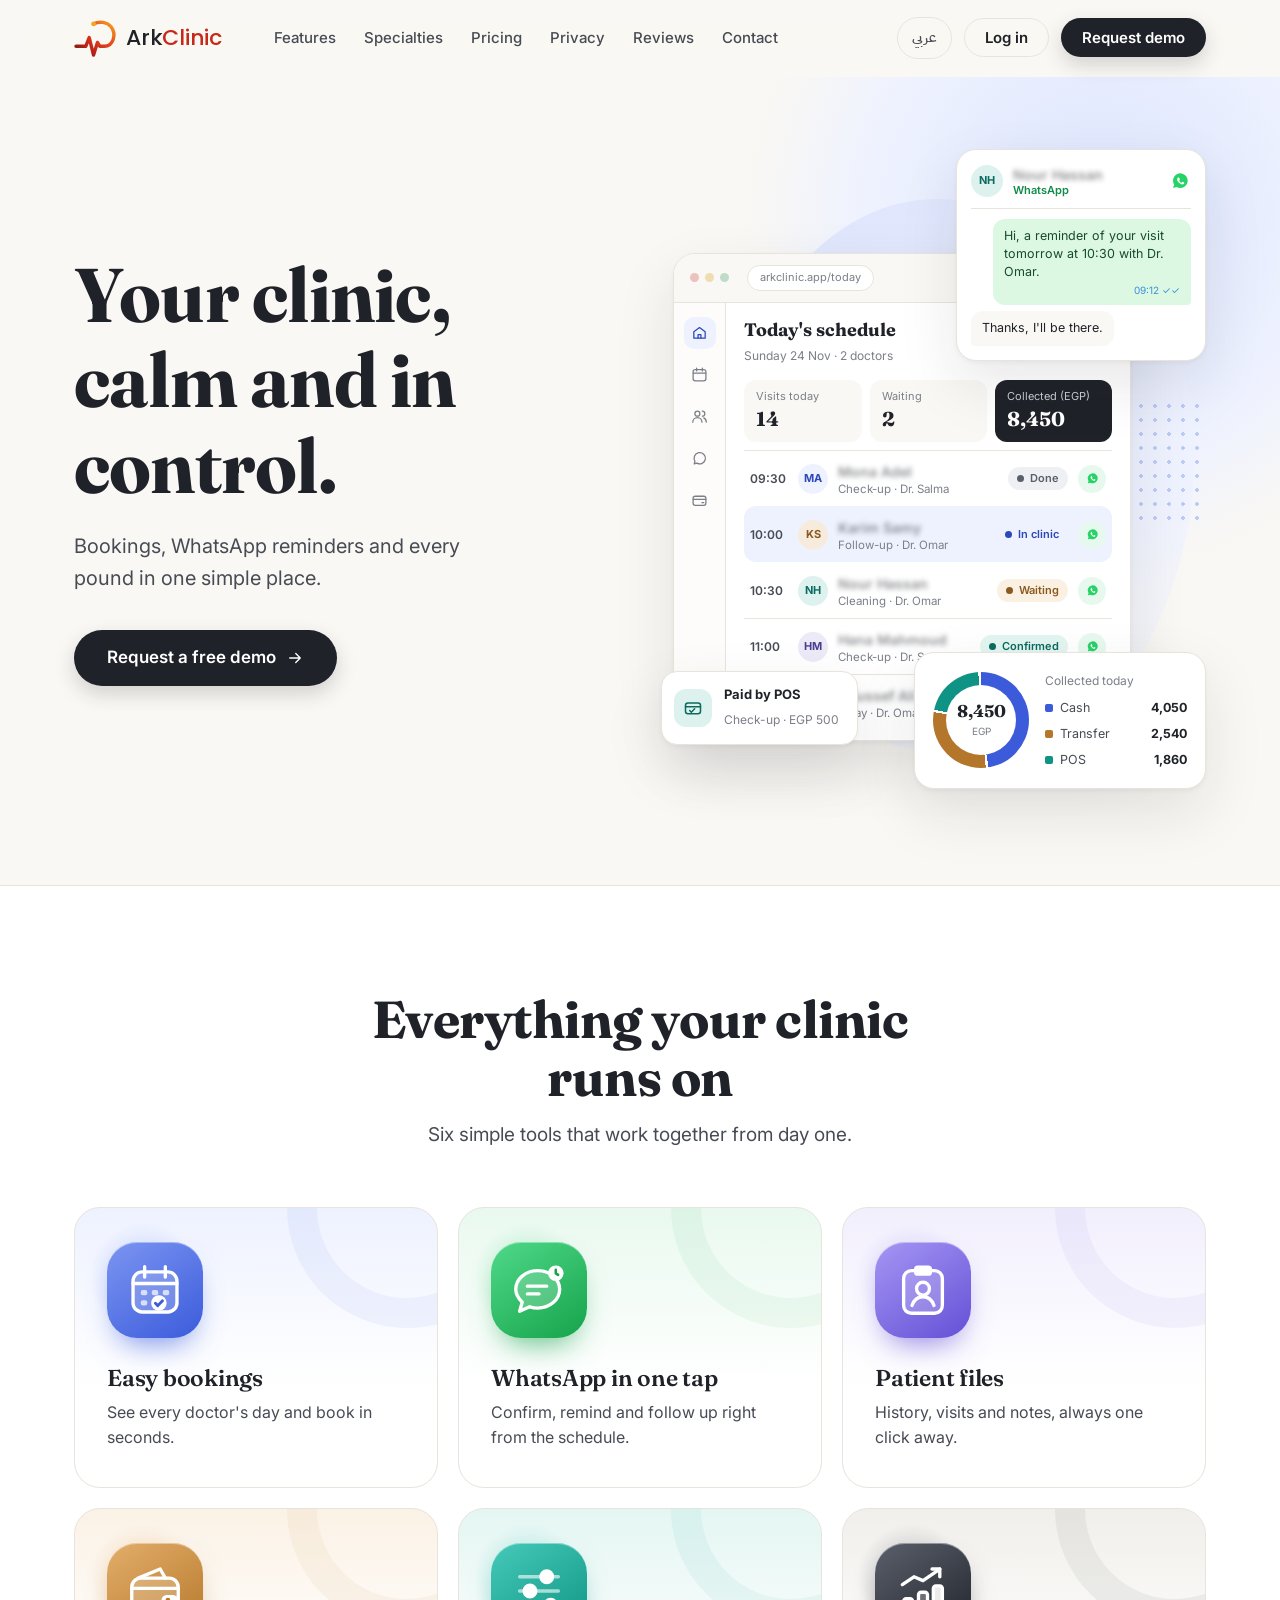
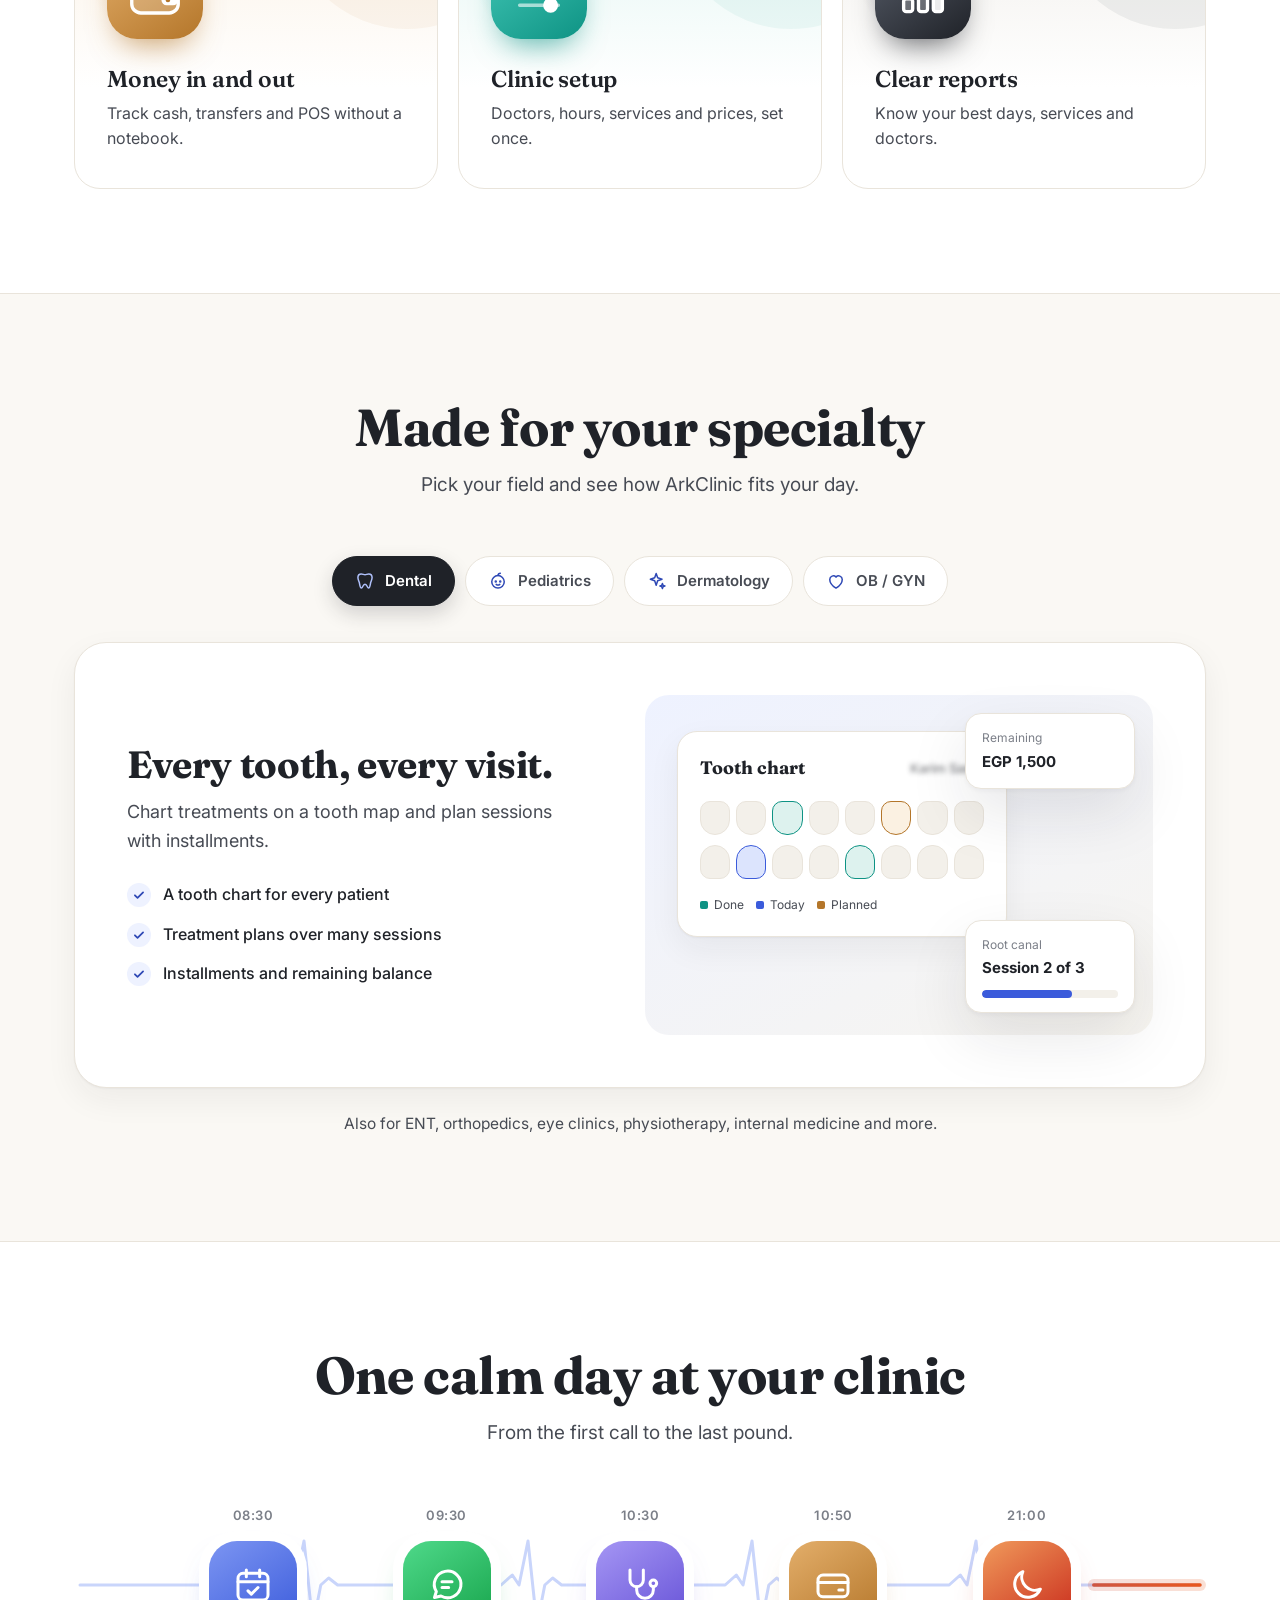
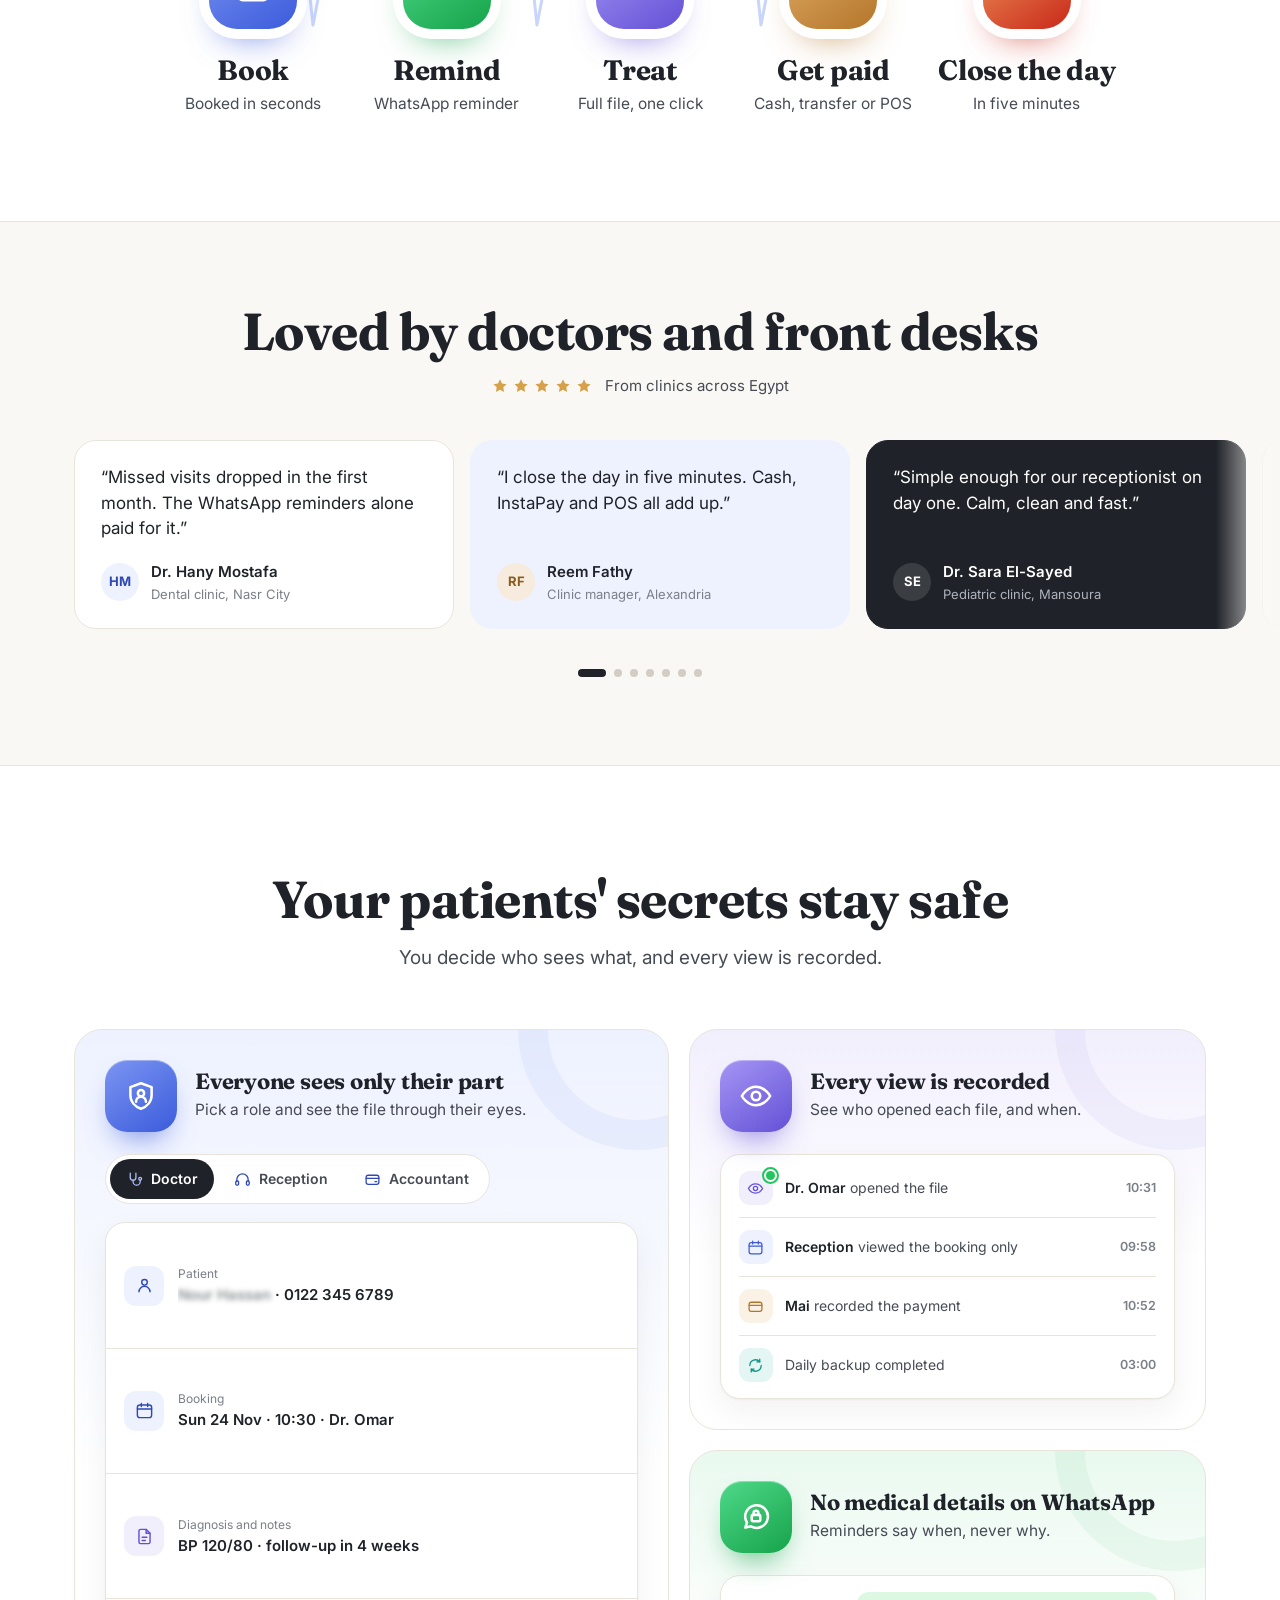
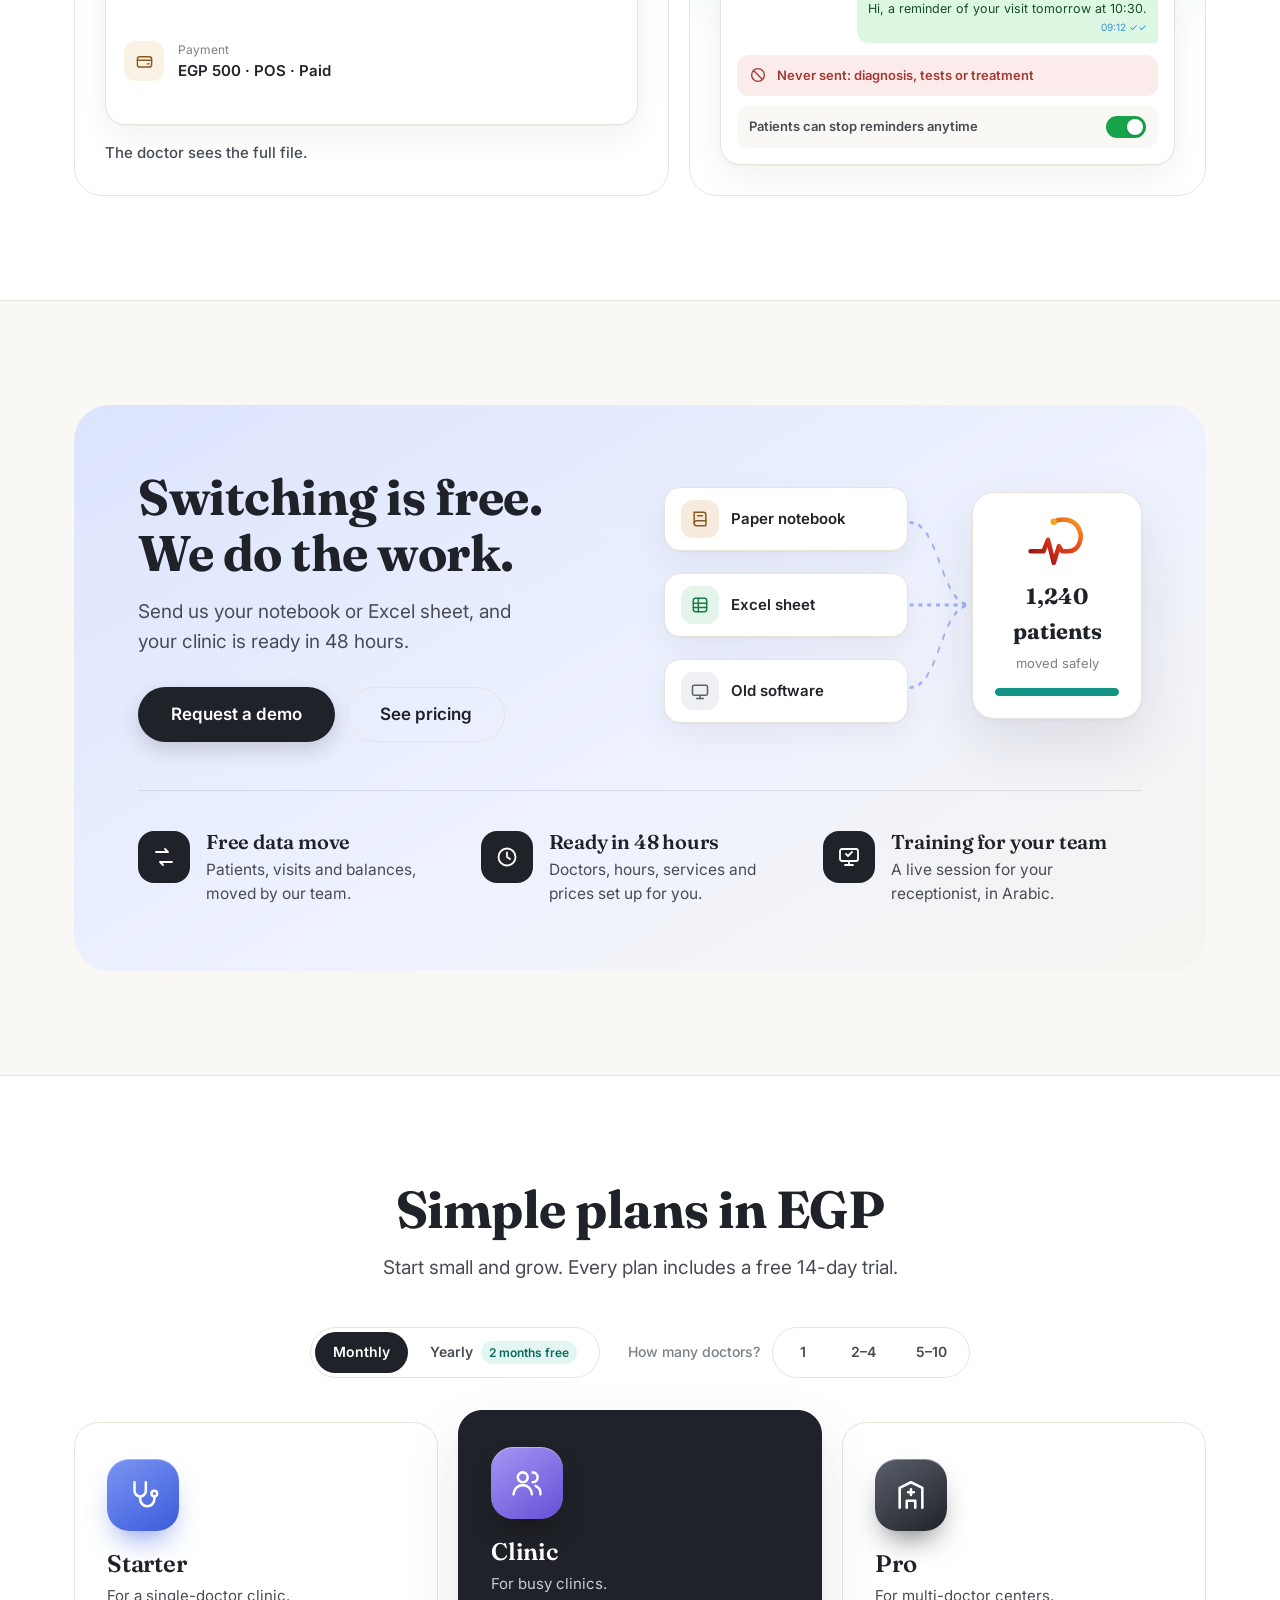
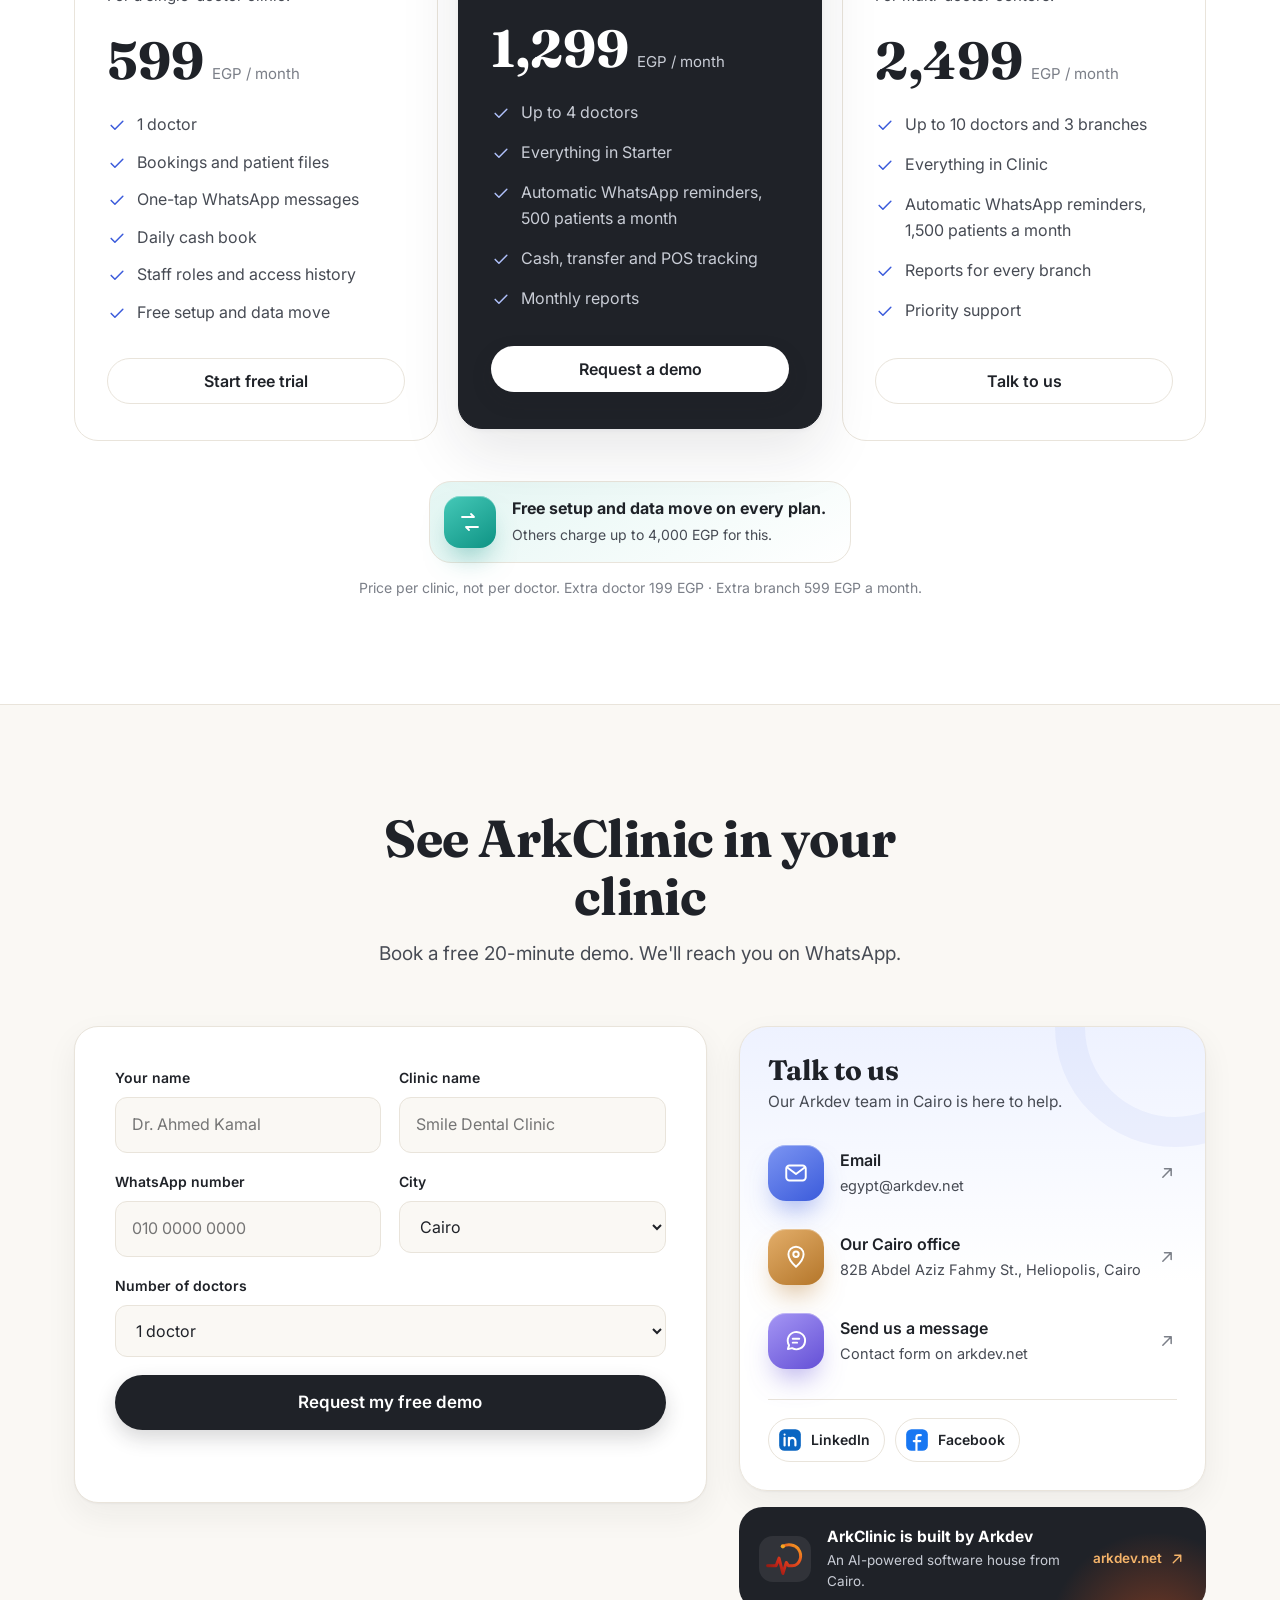
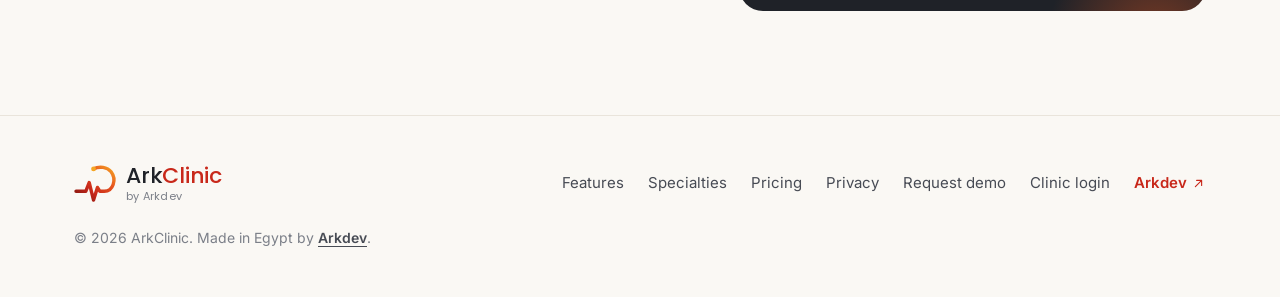
<file: index.html>
<!doctype html>
<html lang="en" dir="ltr">
<head>
  <meta charset="utf-8">
  <meta name="viewport" content="width=device-width, initial-scale=1">
  <title data-ar="آرك كلينك — إدارة العيادات في مصر">ArkClinic — Clinic management for Egypt</title>
  <meta name="description" content="ArkClinic helps clinics in Egypt manage bookings, WhatsApp reminders and every pound in and out — cash, transfer and POS.">
  <meta property="og:type" content="website">
  <meta property="og:site_name" content="ArkClinic">
  <meta property="og:title" content="ArkClinic — Your clinic, calm and in control">
  <meta property="og:description" content="Bookings, WhatsApp reminders and every pound in one simple place. Made in Egypt by Arkdev.">
  <meta property="og:url" content="https://daliaroshdyarkdev-alt.github.io/arkclinic/">
  <meta property="og:image" content="https://daliaroshdyarkdev-alt.github.io/arkclinic/assets/img/og-image.png">
  <meta property="og:image:width" content="1200">
  <meta property="og:image:height" content="630">
  <meta property="og:locale" content="en_US">
  <meta property="og:locale:alternate" content="ar_EG">
  <meta name="twitter:card" content="summary_large_image">
  <meta name="theme-color" content="#FAF8F4">
  <link rel="icon" href="assets/img/logo-mark.svg" type="image/svg+xml">
  <link rel="preconnect" href="https://fonts.googleapis.com">
  <link rel="preconnect" href="https://fonts.gstatic.com" crossorigin>
  <link href="https://fonts.googleapis.com/css2?family=Fraunces:opsz,wght@9..144,600;9..144,700&family=IBM+Plex+Sans+Arabic:wght@400;500;600;700&family=Inter:wght@400;500;600&family=Poppins:wght@400;500&display=swap" rel="stylesheet">
  <link rel="stylesheet" href="assets/css/style.css?v=29">
  <script src="assets/js/main.js?v=5" defer></script>
</head>
<body>

<!-- ================= Header ================= -->
<header class="site-header">
  <div class="wrap nav">
    <a class="logo" href="index.html" aria-label="ArkClinic home">
      <svg viewBox="0 0 90 80" fill="none" aria-hidden="true"><defs><linearGradient id="ark-pulse-1" x1="0" y1="1" x2="1" y2="0"><stop offset="0" stop-color="#7A140E"/><stop offset=".35" stop-color="#C8281A"/><stop offset=".7" stop-color="#E8571E"/><stop offset="1" stop-color="#F5A623"/></linearGradient></defs><path d="M4 56H24L31 38L40 74L48 48L53 56H62C80 56 88 32 76 16C68 6 52 4 40 10" stroke="url(#ark-pulse-1)" stroke-width="7" stroke-linecap="round" stroke-linejoin="round"/><circle cx="40" cy="10" r="5" fill="#F5A623"/></svg>
      <span>Ark<b>Clinic</b></span>
    </a>
    <nav class="nav-links" aria-label="Main">
      <a href="#features" data-ar="المميزات">Features</a>
      <a href="#specialties" data-ar="التخصصات">Specialties</a>
      <a href="#pricing" data-ar="الأسعار">Pricing</a>
      <a href="#privacy" data-ar="الخصوصية">Privacy</a>
      <a href="#reviews" data-ar="آراء العملاء">Reviews</a>
      <a href="#contact" data-ar="تواصل معنا">Contact</a>
      <a class="btn btn-primary nav-demo" href="#demo" data-ar="اطلب عرضًا مجانيًا">Request a free demo</a>
    </nav>
    <div class="nav-actions">
      <button class="lang-btn" type="button" data-lang-toggle>عربي</button>
      <a class="btn btn-ghost" href="login.html" data-ar="دخول">Log in</a>
      <a class="btn btn-primary hide-sm" href="#demo" data-ar="اطلب عرضًا">Request demo</a>
      <button class="menu-btn" type="button" aria-label="Menu" aria-expanded="false">
        <svg viewBox="0 0 24 24" class="ic"><path d="M4 7h16M4 12h16M4 17h16"/></svg>
      </button>
    </div>
  </div>
</header>

<main>
<!-- ================= Hero ================= -->
<section class="hero">
  <div class="wrap">
    <div>
      <h1 data-ar="عيادتك، بهدوء<br>وتحت السيطرة.">Your clinic, calm and in control.</h1>
      <p data-ar="الحجوزات وتذكيرات واتساب وكل جنيه في مكان واحد بسيط.">Bookings, WhatsApp reminders and every pound in one simple place.</p>
      <a class="btn btn-primary btn-lg" href="#demo">
        <span data-ar="اطلب عرضًا مجانيًا">Request a free demo</span>
        <svg viewBox="0 0 24 24" class="ic flip" aria-hidden="true"><path d="M5 12h14M13 6l6 6-6 6"/></svg>
      </a>
    </div>

    <!-- Product scene (illustration — no photos needed). Patient names are dimmed on purpose. -->
    <div class="scene" aria-hidden="true">
      <div class="scene-blob"></div>
      <div class="scene-dots"></div>

      <div class="win">
        <div class="win-bar"><i></i><i></i><i></i><span class="url">arkclinic.app/today</span></div>
        <div class="win-body">
          <div class="win-side">
            <span class="on"><svg viewBox="0 0 24 24" class="ic"><path d="M4 11l8-6 8 6v9H4z"/><path d="M10 20v-5h4v5"/></svg></span>
            <span><svg viewBox="0 0 24 24" class="ic"><rect x="3" y="5" width="18" height="16" rx="3"/><path d="M3 10h18M8 3v4M16 3v4"/></svg></span>
            <span><svg viewBox="0 0 24 24" class="ic"><circle cx="9" cy="8" r="3.5"/><path d="M2.5 20a6.5 6.5 0 0 1 13 0M16 4.5a3.5 3.5 0 0 1 0 7M18 14a6 6 0 0 1 3.5 6"/></svg></span>
            <span><svg viewBox="0 0 24 24" class="ic"><path d="M4.5 19.5l1.1-3.6A8 8 0 1 1 8.4 18.6z"/></svg></span>
            <span><svg viewBox="0 0 24 24" class="ic"><rect x="3" y="6" width="18" height="13" rx="3"/><path d="M3 10.5h18M15.5 15h2.5"/></svg></span>
          </div>
          <div class="win-main">
            <div class="win-head">
              <div><strong data-ar="جدول اليوم">Today's schedule</strong><small data-ar="الأحد 24 نوفمبر · طبيبان">Sunday 24 Nov · 2 doctors</small></div>
              <span class="mini-btn" data-ar="+ حجز جديد">+ New booking</span>
            </div>
            <div class="win-kpis">
              <div><small data-ar="زيارات اليوم">Visits today</small><b>14</b></div>
              <div><small data-ar="في الانتظار">Waiting</small><b>2</b></div>
              <div class="dark"><small data-ar="التحصيل (ج.م)">Collected (EGP)</small><b>8,450</b></div>
            </div>
            <div class="appt">
              <time>09:30</time><span class="avatar">MA</span>
              <div class="appt-who"><span class="dim" data-ar="منى عادل">Mona Adel</span><small data-ar="كشف · د. سلمى">Check-up · Dr. Salma</small></div>
              <span class="pill done" data-ar="تم">Done</span>
              <span class="wa-dot"><svg viewBox="0 0 24 24"><path d="M4.5 19.5l1.1-3.6A8 8 0 1 1 8.4 18.6z" fill="#25D366"/><path d="M9.3 8.7c.2-.5.5-.6.8-.6h.5c.2 0 .4 0 .5.4l.7 1.6c.1.2.1.4 0 .6l-.5.6c-.1.2-.2.3 0 .6.4.7 1 1.3 1.6 1.7.3.2.6.3.8.1l.6-.7c.2-.2.3-.2.5-.1l1.5.7c.3.1.4.2.4.4 0 .7-.4 1.4-1.1 1.6-.8.3-2 .2-3.6-.8-1.5-1-2.6-2.4-3-3.5-.3-.9-.1-1.9.3-2.4z" fill="#fff"/></svg></span>
            </div>
            <div class="appt now">
              <time>10:00</time><span class="avatar a2">KS</span>
              <div class="appt-who"><span class="dim" data-ar="كريم سامي">Karim Samy</span><small data-ar="استشارة · د. عمر">Follow-up · Dr. Omar</small></div>
              <span class="pill in" data-ar="في الكشف">In clinic</span>
              <span class="wa-dot"><svg viewBox="0 0 24 24"><path d="M4.5 19.5l1.1-3.6A8 8 0 1 1 8.4 18.6z" fill="#25D366"/><path d="M9.3 8.7c.2-.5.5-.6.8-.6h.5c.2 0 .4 0 .5.4l.7 1.6c.1.2.1.4 0 .6l-.5.6c-.1.2-.2.3 0 .6.4.7 1 1.3 1.6 1.7.3.2.6.3.8.1l.6-.7c.2-.2.3-.2.5-.1l1.5.7c.3.1.4.2.4.4 0 .7-.4 1.4-1.1 1.6-.8.3-2 .2-3.6-.8-1.5-1-2.6-2.4-3-3.5-.3-.9-.1-1.9.3-2.4z" fill="#fff"/></svg></span>
            </div>
            <div class="appt">
              <time>10:30</time><span class="avatar a3">NH</span>
              <div class="appt-who"><span class="dim" data-ar="نور حسن">Nour Hassan</span><small data-ar="تنظيف أسنان · د. عمر">Cleaning · Dr. Omar</small></div>
              <span class="pill wait" data-ar="في الانتظار">Waiting</span>
              <span class="wa-dot"><svg viewBox="0 0 24 24"><path d="M4.5 19.5l1.1-3.6A8 8 0 1 1 8.4 18.6z" fill="#25D366"/><path d="M9.3 8.7c.2-.5.5-.6.8-.6h.5c.2 0 .4 0 .5.4l.7 1.6c.1.2.1.4 0 .6l-.5.6c-.1.2-.2.3 0 .6.4.7 1 1.3 1.6 1.7.3.2.6.3.8.1l.6-.7c.2-.2.3-.2.5-.1l1.5.7c.3.1.4.2.4.4 0 .7-.4 1.4-1.1 1.6-.8.3-2 .2-3.6-.8-1.5-1-2.6-2.4-3-3.5-.3-.9-.1-1.9.3-2.4z" fill="#fff"/></svg></span>
            </div>
            <div class="appt">
              <time>11:00</time><span class="avatar a4">HM</span>
              <div class="appt-who"><span class="dim" data-ar="هنا محمود">Hana Mahmoud</span><small data-ar="كشف · د. سلمى">Check-up · Dr. Salma</small></div>
              <span class="pill ok" data-ar="مؤكد">Confirmed</span>
              <span class="wa-dot"><svg viewBox="0 0 24 24"><path d="M4.5 19.5l1.1-3.6A8 8 0 1 1 8.4 18.6z" fill="#25D366"/><path d="M9.3 8.7c.2-.5.5-.6.8-.6h.5c.2 0 .4 0 .5.4l.7 1.6c.1.2.1.4 0 .6l-.5.6c-.1.2-.2.3 0 .6.4.7 1 1.3 1.6 1.7.3.2.6.3.8.1l.6-.7c.2-.2.3-.2.5-.1l1.5.7c.3.1.4.2.4.4 0 .7-.4 1.4-1.1 1.6-.8.3-2 .2-3.6-.8-1.5-1-2.6-2.4-3-3.5-.3-.9-.1-1.9.3-2.4z" fill="#fff"/></svg></span>
            </div>
            <div class="appt">
              <time>11:30</time><span class="avatar">YA</span>
              <div class="appt-who"><span class="dim" data-ar="يوسف علي">Youssef Ali</span><small data-ar="أشعة · د. عمر">X-ray · Dr. Omar</small></div>
              <span class="pill ok" data-ar="مؤكد">Confirmed</span>
              <span class="wa-dot"><svg viewBox="0 0 24 24"><path d="M4.5 19.5l1.1-3.6A8 8 0 1 1 8.4 18.6z" fill="#25D366"/><path d="M9.3 8.7c.2-.5.5-.6.8-.6h.5c.2 0 .4 0 .5.4l.7 1.6c.1.2.1.4 0 .6l-.5.6c-.1.2-.2.3 0 .6.4.7 1 1.3 1.6 1.7.3.2.6.3.8.1l.6-.7c.2-.2.3-.2.5-.1l1.5.7c.3.1.4.2.4.4 0 .7-.4 1.4-1.1 1.6-.8.3-2 .2-3.6-.8-1.5-1-2.6-2.4-3-3.5-.3-.9-.1-1.9.3-2.4z" fill="#fff"/></svg></span>
            </div>
          </div>
        </div>
      </div>

      <!-- WhatsApp reminder -->
      <div class="float chat">
        <div class="chat-head">
          <span class="avatar a3">NH</span>
          <div><span class="dim" data-ar="نور حسن">Nour Hassan</span><small data-ar="واتساب">WhatsApp</small></div>
          <svg viewBox="0 0 24 24"><path d="M4.5 19.5l1.1-3.6A8 8 0 1 1 8.4 18.6z" fill="#25D366"/><path d="M9.3 8.7c.2-.5.5-.6.8-.6h.5c.2 0 .4 0 .5.4l.7 1.6c.1.2.1.4 0 .6l-.5.6c-.1.2-.2.3 0 .6.4.7 1 1.3 1.6 1.7.3.2.6.3.8.1l.6-.7c.2-.2.3-.2.5-.1l1.5.7c.3.1.4.2.4.4 0 .7-.4 1.4-1.1 1.6-.8.3-2 .2-3.6-.8-1.5-1-2.6-2.4-3-3.5-.3-.9-.1-1.9.3-2.4z" fill="#fff"/></svg>
        </div>
        <div class="msg out"><span data-ar="أهلاً، تذكير بموعدك بكرة الساعة 10:30 مع د. عمر.">Hi, a reminder of your visit tomorrow at 10:30 with Dr. Omar.</span><span class="tick">09:12 ✓✓</span></div>
        <div class="msg in" data-ar="شكرًا، هكون موجود.">Thanks, I'll be there.</div>
      </div>

      <!-- Money by payment method -->
      <div class="float money">
        <div class="donut"><div><b>8,450</b><small data-ar="ج.م">EGP</small></div></div>
        <div class="money-legend">
          <small data-ar="تحصيل اليوم">Collected today</small>
          <span style="--c:#3B5BDB"><em data-ar="نقدي">Cash</em><b>4,050</b></span>
          <span style="--c:#B4762A"><em data-ar="تحويل">Transfer</em><b>2,540</b></span>
          <span style="--c:#0E9384"><em>POS</em><b>1,860</b></span>
        </div>
      </div>

      <!-- Payment toast -->
      <div class="float toast">
        <span class="toast-ic"><svg viewBox="0 0 24 24" class="ic"><rect x="3" y="6" width="18" height="13" rx="3"/><path d="M3 10.5h18M8 15l2 2 4-4"/></svg></span>
        <div><b data-ar="تم الدفع بالـPOS">Paid by POS</b><small data-ar="كشف · 500 ج.م">Check-up · EGP 500</small></div>
      </div>
    </div>
  </div>
</section>

<!-- ================= Features ================= -->
<section class="section section-alt" id="features">
  <div class="wrap">
    <div class="section-head center">
      <h2 data-ar="كل ما تحتاجه عيادتك">Everything your clinic runs on</h2>
      <p data-ar="ست أدوات بسيطة تعمل معًا من أول يوم.">Six simple tools that work together from day one.</p>
    </div>
    <div class="features">
      <article class="feature" style="--t1:#7C95F2;--t2:#3B5BDB;--soft:#EEF2FF">
        <div class="f-icon"><svg viewBox="0 0 48 48" fill="none" stroke="#fff" stroke-width="2.6" stroke-linecap="round" stroke-linejoin="round"><rect x="7" y="10" width="34" height="31" rx="7" fill="#fff" fill-opacity=".2"/><path d="M7 19h34M16 6v8M32 6v8"/><g fill="#fff" stroke="none" opacity=".7"><rect x="13" y="24" width="5" height="4" rx="1.5"/><rect x="21.5" y="24" width="5" height="4" rx="1.5"/><rect x="30" y="24" width="5" height="4" rx="1.5"/><rect x="13" y="32" width="5" height="4" rx="1.5"/></g><circle cx="27" cy="34" r="6" fill="#fff" stroke="none"/><path d="M24.3 34.2l1.9 1.9 3.6-3.7" style="stroke:var(--t2)" stroke-width="2.2"/></svg></div>
        <h3 data-ar="حجز سهل">Easy bookings</h3>
        <p data-ar="شاهد يوم كل طبيب واحجز في ثوانٍ.">See every doctor's day and book in seconds.</p>
      </article>
      <article class="feature" style="--t1:#4FD98A;--t2:#16A34A;--soft:#E9F9EF">
        <div class="f-icon"><svg viewBox="0 0 48 48" fill="none" stroke="#fff" stroke-width="2.6" stroke-linecap="round" stroke-linejoin="round"><path d="M23 9c9.4 0 17 6.5 17 14.5S32.4 38 23 38c-2.2 0-4.3-.4-6.2-1L9 40.5l2-7C8.2 30.8 6 27.4 6 23.5 6 15.5 13.6 9 23 9z" fill="#fff" fill-opacity=".2"/><path d="M15 21h15M15 27h9"/><circle cx="37" cy="11" r="6" fill="#fff" stroke="none"/><path d="M37 8.4v2.8l1.8 1.1" style="stroke:var(--t2)" stroke-width="2"/></svg></div>
        <h3 data-ar="واتساب بلمسة واحدة">WhatsApp in one tap</h3>
        <p data-ar="أكّد وذكّر وتابع مباشرة من جدول المواعيد.">Confirm, remind and follow up right from the schedule.</p>
      </article>
      <article class="feature" style="--t1:#A596F4;--t2:#6450D6;--soft:#F2EFFD">
        <div class="f-icon"><svg viewBox="0 0 48 48" fill="none" stroke="#fff" stroke-width="2.6" stroke-linecap="round" stroke-linejoin="round"><rect x="9" y="9" width="30" height="33" rx="6" fill="#fff" fill-opacity=".2"/><rect x="17" y="5" width="14" height="8" rx="3" fill="#fff" stroke="none"/><circle cx="24" cy="23" r="5"/><path d="M15.5 36c1.5-4.3 4.8-6.8 8.5-6.8s7 2.5 8.5 6.8"/></svg></div>
        <h3 data-ar="ملفات المرضى">Patient files</h3>
        <p data-ar="التاريخ المرضي والزيارات والملاحظات على بُعد نقرة.">History, visits and notes, always one click away.</p>
      </article>
      <article class="feature" style="--t1:#E3AE6A;--t2:#B4762A;--soft:#FBF2E6">
        <div class="f-icon"><svg viewBox="0 0 48 48" fill="none" stroke="#fff" stroke-width="2.6" stroke-linecap="round" stroke-linejoin="round"><path d="M11 14l17-7 4 7" /><rect x="6" y="14" width="36" height="27" rx="7" fill="#fff" fill-opacity=".2"/><path d="M6 22h36"/><rect x="29" y="27" width="13" height="8" rx="4" fill="#fff" stroke="none"/><circle cx="34" cy="31" r="1.8" style="fill:var(--t2)" stroke="none"/></svg></div>
        <h3 data-ar="الإيرادات والمصروفات">Money in and out</h3>
        <p data-ar="تابع النقدي والتحويلات والـPOS بدون دفاتر.">Track cash, transfers and POS without a notebook.</p>
      </article>
      <article class="feature" style="--t1:#45C9B8;--t2:#0E9384;--soft:#E4F6F3">
        <div class="f-icon"><svg viewBox="0 0 48 48" fill="none" stroke="#fff" stroke-width="2.6" stroke-linecap="round" stroke-linejoin="round"><g opacity=".6"><path d="M9 13h30M9 24h30M9 35h30"/></g><g fill="#fff"><circle cx="30" cy="13" r="4.5"/><circle cx="17" cy="24" r="4.5"/><circle cx="33" cy="35" r="4.5"/></g></svg></div>
        <h3 data-ar="إعداد العيادة">Clinic setup</h3>
        <p data-ar="الأطباء والمواعيد والخدمات والأسعار، مرة واحدة.">Doctors, hours, services and prices, set once.</p>
      </article>
      <article class="feature" style="--t1:#5A606C;--t2:#1F2228;--soft:#F1EFEB">
        <div class="f-icon"><svg viewBox="0 0 48 48" fill="none" stroke="#fff" stroke-width="2.6" stroke-linecap="round" stroke-linejoin="round"><g fill="#fff" fill-opacity=".25"><rect x="9" y="30" width="7" height="10" rx="2"/><rect x="20.5" y="25" width="7" height="15" rx="2"/><rect x="32" y="20" width="7" height="20" rx="2" fill-opacity=".9"/></g><path d="M8 19l9-6 7 3 13-9"/><path d="M31 7h6v6"/></svg></div>
        <h3 data-ar="تقارير واضحة">Clear reports</h3>
        <p data-ar="اعرف أفضل أيامك وخدماتك وأطبائك.">Know your best days, services and doctors.</p>
      </article>
    </div>
  </div>
</section>

<!-- ================= Specialties (tabs work without JavaScript) ================= -->
<section class="section" id="specialties">
  <div class="wrap">
    <div class="section-head center">
      <h2 data-ar="مصمم لتخصصك">Made for your specialty</h2>
      <p data-ar="اختار تخصصك وشوف آرك كلينك هيناسب يومك إزاي.">Pick your field and see how ArkClinic fits your day.</p>
    </div>

    <div class="spec">
      <input class="spec-radio sr-only" type="radio" name="spec" id="sp-dental" checked>
      <input class="spec-radio sr-only" type="radio" name="spec" id="sp-peds">
      <input class="spec-radio sr-only" type="radio" name="spec" id="sp-derma">
      <input class="spec-radio sr-only" type="radio" name="spec" id="sp-obgyn">

      <div class="spec-tabs">
        <label for="sp-dental"><svg viewBox="0 0 24 24" class="ic"><path d="M7.5 3.5c-2.3 0-4 1.8-4 4.4 0 2.2.8 3.6 1.5 5.4.7 1.9.8 7.2 2.7 7.2 1.7 0 1.6-4.6 4.3-4.6s2.6 4.6 4.3 4.6c1.9 0 2-5.3 2.7-7.2.7-1.8 1.5-3.2 1.5-5.4 0-2.6-1.7-4.4-4-4.4-2 0-2.8 1.1-4.5 1.1S9.5 3.5 7.5 3.5z"/></svg><span data-ar="أسنان">Dental</span></label>
        <label for="sp-peds"><svg viewBox="0 0 24 24" class="ic"><circle cx="12" cy="13" r="7.5"/><path d="M12 5.5c0-1.7 1.2-2.8 2.8-2.8"/><circle cx="9.3" cy="12.5" r=".6" fill="currentColor"/><circle cx="14.7" cy="12.5" r=".6" fill="currentColor"/><path d="M9.8 16c1.3 1 3.1 1 4.4 0"/></svg><span data-ar="أطفال">Pediatrics</span></label>
        <label for="sp-derma"><svg viewBox="0 0 24 24" class="ic"><path d="M11 3l1.8 5.2L18 10l-5.2 1.8L11 17l-1.8-5.2L4 10l5.2-1.8z"/><path d="M18.5 15l.8 2.2 2.2.8-2.2.8-.8 2.2-.8-2.2-2.2-.8 2.2-.8z"/></svg><span data-ar="جلدية">Dermatology</span></label>
        <label for="sp-obgyn"><svg viewBox="0 0 24 24" class="ic"><path d="M12 20.5s-7.5-4.6-7.5-10.4A4.3 4.3 0 0 1 12 7.3a4.3 4.3 0 0 1 7.5 2.8c0 5.8-7.5 10.4-7.5 10.4z"/></svg><span data-ar="نساء وتوليد">OB / GYN</span></label>
      </div>

      <div class="spec-panels">
        <!-- Dental -->
        <div class="spec-panel p-dental">
          <div class="spec-text">
            <h3 data-ar="كل سنة، كل زيارة.">Every tooth, every visit.</h3>
            <p data-ar="سجّل العلاج على خريطة الأسنان وخطط الجلسات بالتقسيط.">Chart treatments on a tooth map and plan sessions with installments.</p>
            <ul class="ticks">
              <li data-ar="خريطة أسنان لكل مريض">A tooth chart for every patient</li>
              <li data-ar="خطط علاج على أكثر من جلسة">Treatment plans over many sessions</li>
              <li data-ar="تقسيط ومتابعة المبلغ المتبقي">Installments and remaining balance</li>
            </ul>
          </div>
          <div class="spec-art" aria-hidden="true">
            <div class="s-card">
              <div class="s-head"><strong data-ar="خريطة الأسنان">Tooth chart</strong><span class="dim" data-ar="كريم سامي">Karim Samy</span></div>
              <div class="teeth">
                <i></i><i></i><i class="done"></i><i></i><i></i><i class="planned"></i><i></i><i></i>
                <i></i><i class="now"></i><i></i><i></i><i class="done"></i><i></i><i></i><i></i>
              </div>
              <div class="legend-mini"><span style="--c:#0E9384" data-ar="تم">Done</span><span style="--c:#3B5BDB" data-ar="جلسة اليوم">Today</span><span style="--c:#B4762A" data-ar="مخطط">Planned</span></div>
            </div>
            <div class="s-float s-float-a">
              <small data-ar="علاج عصب">Root canal</small>
              <b data-ar="الجلسة 2 من 3">Session 2 of 3</b>
              <div class="progress"><i style="width:66%"></i></div>
            </div>
            <div class="s-float s-float-b">
              <small data-ar="المتبقي">Remaining</small>
              <b data-ar="1,500 ج.م">EGP 1,500</b>
            </div>
          </div>
        </div>

        <!-- Pediatrics -->
        <div class="spec-panel p-peds">
          <div class="spec-text">
            <h3 data-ar="متابعة النمو في مواعيدها.">Growing up, on schedule.</h3>
            <p data-ar="التطعيمات والنمو وتذكيرات الأهل في مكان واحد.">Vaccines, growth and parents' reminders in one place.</p>
            <ul class="ticks">
              <li data-ar="جدول تطعيمات مع تذكير الأهل على واتساب">Vaccine schedule with WhatsApp reminders to parents</li>
              <li data-ar="منحنى الوزن والطول">Weight and height growth chart</li>
              <li data-ar="ملفات الإخوة على رقم ولي أمر واحد">Siblings under one parent's number</li>
            </ul>
          </div>
          <div class="spec-art" aria-hidden="true">
            <div class="s-card">
              <div class="s-head"><strong data-ar="التطعيمات">Vaccines</strong><span class="dim" data-ar="ليلى إبراهيم">Laila Ibrahim</span></div>
              <div class="vax"><span class="ok"></span><b data-ar="شهرين">2 months</b><em data-ar="تم">Done</em></div>
              <div class="vax"><span class="ok"></span><b data-ar="4 شهور">4 months</b><em data-ar="تم">Done</em></div>
              <div class="vax due"><span></span><b data-ar="6 شهور">6 months</b><em data-ar="3 ديسمبر">Due 3 Dec</em></div>
              <div class="vax off"><span></span><b data-ar="9 شهور">9 months</b><em data-ar="مارس">March</em></div>
            </div>
            <div class="s-float s-float-a">
              <small data-ar="الوزن">Weight</small>
              <svg viewBox="0 0 120 44" class="growth"><path d="M4 40 C30 34 50 22 70 17 S104 8 116 5" fill="none" stroke="#DCE4FD" stroke-width="10" stroke-linecap="round"/><path d="M4 40 C30 34 50 22 70 17 S104 8 116 5" fill="none" stroke="#3B5BDB" stroke-width="2.5" stroke-linecap="round"/><circle cx="116" cy="5" r="4" fill="#3B5BDB"/></svg>
            </div>
            <div class="s-float s-float-b wa-note">
              <svg viewBox="0 0 24 24"><path d="M4.5 19.5l1.1-3.6A8 8 0 1 1 8.4 18.6z" fill="#25D366"/></svg>
              <span data-ar="تم تذكير ولي الأمر">Parent reminded</span>
            </div>
          </div>
        </div>

        <!-- Dermatology -->
        <div class="spec-panel p-derma">
          <div class="spec-text">
            <h3 data-ar="شوف التحسن جلسة بجلسة.">See the progress, session by session.</h3>
            <p data-ar="صور قبل وبعد، وباقات جلسات، ومتابعات.">Before and after photos, session packages and follow-ups.</p>
            <ul class="ticks">
              <li data-ar="صور قبل وبعد في ملف المريض">Before and after photos in the patient file</li>
              <li data-ar="باقات الليزر والجلسات">Laser and session packages</li>
              <li data-ar="رسائل متابعة تلقائية">Automatic follow-up messages</li>
            </ul>
          </div>
          <div class="spec-art" aria-hidden="true">
            <div class="s-card">
              <div class="s-head"><strong data-ar="قبل وبعد">Before and after</strong><span class="dim" data-ar="هنا محمود">Hana Mahmoud</span></div>
              <div class="ba">
                <div class="ph before"><small data-ar="قبل">Before</small></div>
                <div class="ph after"><small data-ar="بعد">After</small></div>
              </div>
            </div>
            <div class="s-float s-float-a">
              <small data-ar="باقة ليزر">Laser package</small>
              <b data-ar="الجلسة 4 من 6">Session 4 of 6</b>
              <div class="dots"><i class="on"></i><i class="on"></i><i class="on"></i><i class="on"></i><i></i><i></i></div>
            </div>
          </div>
        </div>

        <!-- OB / GYN -->
        <div class="spec-panel p-obgyn">
          <div class="spec-text">
            <h3 data-ar="معاها أسبوع بأسبوع.">With her, week by week.</h3>
            <p data-ar="متابعة الحمل وموعد الولادة وملاحظات السونار.">Pregnancy follow-up, due dates and ultrasound notes.</p>
            <ul class="ticks">
              <li data-ar="حساب أسبوع الحمل وموعد الولادة">Pregnancy week and due date, calculated</li>
              <li data-ar="خطة زيارات لكل مرحلة">A visit plan for every trimester</li>
              <li data-ar="ملاحظات وتقارير السونار">Ultrasound notes and reports</li>
            </ul>
          </div>
          <div class="spec-art" aria-hidden="true">
            <div class="s-card preg">
              <div class="s-head"><strong data-ar="متابعة الحمل">Pregnancy</strong><span class="dim" data-ar="مريم خالد">Mariam Khaled</span></div>
              <div class="preg-row">
                <div class="ring-prog"><div><b>24</b><small data-ar="أسبوع">weeks</small></div></div>
                <div class="preg-info">
                  <small data-ar="موعد الولادة المتوقع">Expected due date</small>
                  <b data-ar="12 مارس 2027">12 Mar 2027</b>
                  <div class="tri"><i class="on"></i><i class="half"></i><i></i></div>
                  <div class="tri-lbl"><span data-ar="الأول">1st</span><span data-ar="الثاني">2nd</span><span data-ar="الثالث">3rd</span></div>
                </div>
              </div>
            </div>
            <div class="s-float s-float-a">
              <small data-ar="الزيارة القادمة">Next visit</small>
              <b data-ar="سونار · 8 ديسمبر">Ultrasound · 8 Dec</b>
            </div>
          </div>
        </div>
      </div>
    </div>
    <p class="spec-more" data-ar="وكمان للأنف والأذن، والعظام، والعيون، والعلاج الطبيعي، والباطنة، وغيرها.">Also for ENT, orthopedics, eye clinics, physiotherapy, internal medicine and more.</p>
  </div>
</section>

<!-- ================= How it works: one day, one heartbeat path ================= -->
<section class="section section-alt" id="how">
  <div class="wrap">
    <div class="section-head center">
      <h2 data-ar="يوم هادئ في عيادتك">One calm day at your clinic</h2>
      <p data-ar="من أول مكالمة لآخر جنيه.">From the first call to the last pound.</p>
    </div>

    <div class="day">
      <svg class="day-line" viewBox="0 0 1000 120" preserveAspectRatio="none" aria-hidden="true">
        <defs>
          <linearGradient id="dayPulse" x1="0" y1="0" x2="1" y2="0">
            <stop offset="0" stop-color="#3B5BDB"/>
            <stop offset=".5" stop-color="#6450D6"/>
            <stop offset="1" stop-color="#E8571E"/>
          </linearGradient>
        </defs>
        <path class="day-base" pathLength="1000" d="M0 60H176L186 50L192 60L200 16L208 100L215 60L222 53L230 60H376L386 50L392 60L400 16L408 100L415 60L422 53L430 60H576L586 50L592 60L600 16L608 100L615 60L622 53L630 60H776L786 50L792 60L800 16L808 100L815 60L822 53L830 60H1000"/>
        <path class="day-glow" pathLength="1000" d="M0 60H176L186 50L192 60L200 16L208 100L215 60L222 53L230 60H376L386 50L392 60L400 16L408 100L415 60L422 53L430 60H576L586 50L592 60L600 16L608 100L615 60L622 53L630 60H776L786 50L792 60L800 16L808 100L815 60L822 53L830 60H1000"/>
        <path class="day-pulse" pathLength="1000" d="M0 60H176L186 50L192 60L200 16L208 100L215 60L222 53L230 60H376L386 50L392 60L400 16L408 100L415 60L422 53L430 60H576L586 50L592 60L600 16L608 100L615 60L622 53L630 60H776L786 50L792 60L800 16L808 100L815 60L822 53L830 60H1000"/>
      </svg>

      <ol class="day-stops">
        <li style="--t1:#7C95F2;--t2:#3B5BDB;--i:0">
          <span class="d-time">08:30</span>
          <span class="d-node"><svg viewBox="0 0 24 24" class="ic"><rect x="3" y="5" width="18" height="16" rx="3"/><path d="M3 10h18M8 3v4M16 3v4M9 15.5l2 2 4-4"/></svg></span>
          <h3 data-ar="احجز">Book</h3>
          <p data-ar="اتحجز في ثواني">Booked in seconds</p>
        </li>
        <li style="--t1:#4FD98A;--t2:#16A34A;--i:1">
          <span class="d-time">09:30</span>
          <span class="d-node"><svg viewBox="0 0 24 24" class="ic"><path d="M4.5 19.5l1.1-3.6A8 8 0 1 1 8.4 18.6z"/><path d="M9 10h6M9 13.5h4"/></svg></span>
          <h3 data-ar="ذكّر">Remind</h3>
          <p data-ar="تذكير على واتساب">WhatsApp reminder</p>
        </li>
        <li style="--t1:#A596F4;--t2:#6450D6;--i:2">
          <span class="d-time">10:30</span>
          <span class="d-node"><svg viewBox="0 0 24 24" class="ic"><path d="M6 3v6a4 4 0 0 0 8 0V3"/><path d="M10 13v2a5 5 0 0 0 10 0v-2"/><circle cx="20" cy="11" r="2"/></svg></span>
          <h3 data-ar="اكشف">Treat</h3>
          <p data-ar="الملف كامل بنقرة">Full file, one click</p>
        </li>
        <li style="--t1:#E3AE6A;--t2:#B4762A;--i:3">
          <span class="d-time">10:50</span>
          <span class="d-node"><svg viewBox="0 0 24 24" class="ic"><rect x="3" y="6" width="18" height="13" rx="3"/><path d="M3 10.5h18M15.5 15h2.5"/></svg></span>
          <h3 data-ar="حصّل">Get paid</h3>
          <p data-ar="نقدي أو تحويل أو POS">Cash, transfer or POS</p>
        </li>
        <li style="--t1:#F09A5B;--t2:#C8281A;--i:4">
          <span class="d-time">21:00</span>
          <span class="d-node"><svg viewBox="0 0 24 24" class="ic"><path d="M20 14.5A8 8 0 0 1 9.5 4a8 8 0 1 0 10.5 10.5z"/></svg></span>
          <h3 data-ar="اقفل اليوم">Close the day</h3>
          <p data-ar="في 5 دقايق">In five minutes</p>
        </li>
      </ol>
    </div>
  </div>
</section>

<!-- ================= Reviews (7 cards, rotates one at a time) ================= -->
<section class="section section-tight" id="reviews">
  <div class="wrap">
    <div class="rv-head">
      <h2 data-ar="يحبه الأطباء وفريق الاستقبال">Loved by doctors and front desks</h2>
      <div class="rv-score"><span class="stars" aria-label="5 stars"><svg viewBox="0 0 24 24" fill="currentColor"><path d="M12 3l2.7 5.6 6.1.9-4.4 4.3 1 6.1L12 17l-5.4 2.9 1-6.1-4.4-4.3 6.1-.9z"/></svg><svg viewBox="0 0 24 24" fill="currentColor"><path d="M12 3l2.7 5.6 6.1.9-4.4 4.3 1 6.1L12 17l-5.4 2.9 1-6.1-4.4-4.3 6.1-.9z"/></svg><svg viewBox="0 0 24 24" fill="currentColor"><path d="M12 3l2.7 5.6 6.1.9-4.4 4.3 1 6.1L12 17l-5.4 2.9 1-6.1-4.4-4.3 6.1-.9z"/></svg><svg viewBox="0 0 24 24" fill="currentColor"><path d="M12 3l2.7 5.6 6.1.9-4.4 4.3 1 6.1L12 17l-5.4 2.9 1-6.1-4.4-4.3 6.1-.9z"/></svg><svg viewBox="0 0 24 24" fill="currentColor"><path d="M12 3l2.7 5.6 6.1.9-4.4 4.3 1 6.1L12 17l-5.4 2.9 1-6.1-4.4-4.3 6.1-.9z"/></svg></span><span data-ar="من عيادات في كل مصر">From clinics across Egypt</span></div>
    </div>
  </div>
  <div class="rv-carousel" data-carousel aria-roledescription="carousel" aria-label="Reviews">
    <div class="rv-viewport">
      <div class="rv-track">
          <figure class="rv rv-white">
            <blockquote data-ar="«قلّ الغياب من أول شهر. تذكيرات واتساب وحدها تستاهل الاشتراك.»">“Missed visits dropped in the first month. The WhatsApp reminders alone paid for it.”</blockquote>
            <figcaption><span class="avatar ">HM</span><span><b data-ar="د. هاني مصطفى">Dr. Hany Mostafa</b><small data-ar="عيادة أسنان، مدينة نصر">Dental clinic, Nasr City</small></span></figcaption>
          </figure>
          <figure class="rv rv-blue">
            <blockquote data-ar="«بقفل اليوم في خمس دقايق. النقدي وإنستاباي والـPOS كله مظبوط.»">“I close the day in five minutes. Cash, InstaPay and POS all add up.”</blockquote>
            <figcaption><span class="avatar a2">RF</span><span><b data-ar="ريم فتحي">Reem Fathy</b><small data-ar="مديرة عيادة، الإسكندرية">Clinic manager, Alexandria</small></span></figcaption>
          </figure>
          <figure class="rv rv-dark">
            <blockquote data-ar="«سهل لدرجة إن موظفة الاستقبال اشتغلت عليه من أول يوم. هادي ونضيف وسريع.»">“Simple enough for our receptionist on day one. Calm, clean and fast.”</blockquote>
            <figcaption><span class="avatar a3">SE</span><span><b data-ar="د. سارة السيد">Dr. Sara El-Sayed</b><small data-ar="عيادة أطفال، المنصورة">Pediatric clinic, Mansoura</small></span></figcaption>
          </figure>
          <figure class="rv rv-white">
            <blockquote data-ar="«المرضى بيحبوا تأكيد واتساب. التليفون بيرن أقل وصالة الانتظار أهدى.»">“Patients love the WhatsApp confirmations. The phone rings less and the waiting room is calmer.”</blockquote>
            <figcaption><span class="avatar a4">MA</span><span><b data-ar="د. محمد عادل">Dr. Mohamed Adel</b><small data-ar="عيادة جلدية، الجيزة">Dermatology clinic, Giza</small></span></figcaption>
          </figure>
          <figure class="rv rv-blue">
            <blockquote data-ar="«متابعات الحمل كانت في كشاكيل. دلوقتي كل أسبوع بنقرة واحدة.»">“Pregnancy follow-ups used to live in notebooks. Now every week is one click away.”</blockquote>
            <figcaption><span class="avatar ">HS</span><span><b data-ar="د. هبة سمير">Dr. Heba Samir</b><small data-ar="عيادة نساء وتوليد، مصر الجديدة">OB/GYN clinic, Heliopolis</small></span></figcaption>
          </figure>
          <figure class="rv rv-dark">
            <blockquote data-ar="«نقل شيت الإكسل القديم خد يوم واحد. الفريق عمل كل حاجة.»">“Moving our old Excel sheet took one day. The team did it all for us.”</blockquote>
            <figcaption><span class="avatar a2">AN</span><span><b data-ar="أحمد نبيل">Ahmed Nabil</b><small data-ar="صاحب عيادة، طنطا">Clinic owner, Tanta</small></span></figcaption>
          </figure>
          <figure class="rv rv-white">
            <blockquote data-ar="«بشوف دخل اليوم على موبايلي بعد شغل المستشفى. راحة بال حقيقية.»">“I see today’s income on my phone after my hospital shift. Real peace of mind.”</blockquote>
            <figcaption><span class="avatar a3">KF</span><span><b data-ar="د. كريم فؤاد">Dr. Karim Fouad</b><small data-ar="عيادة عظام، أسيوط">Orthopedic clinic, Assiut</small></span></figcaption>
          </figure>
      </div>
    </div>
    <div class="rv-dots" aria-label="Choose a review"></div>
  </div>
</section>

<!-- ================= Patient privacy ================= -->
<section class="section section-alt" id="privacy">
  <div class="wrap">
    <div class="section-head center">
      <h2 data-ar="أسرار مرضاك في أمان">Your patients' secrets stay safe</h2>
      <p data-ar="إنت اللي تحدد مين يشوف إيه، وكل فتح للملف بيتسجّل.">You decide who sees what, and every view is recorded.</p>
    </div>

    <div class="sec-grid">
      <!-- 1. Who sees what (tabs work without JavaScript) -->
      <article class="sec-card sec-big" style="--t1:#7C95F2;--t2:#3B5BDB;--soft:#EEF2FF">
        <div class="sec-head">
          <span class="p-tile"><svg viewBox="0 0 24 24" class="ic"><path d="M12 3l7.5 2.7v5.6c0 4.6-3.1 8.2-7.5 9.7-4.4-1.5-7.5-5.1-7.5-9.7V5.7z"/><circle cx="12" cy="10" r="2.2"/><path d="M8.5 16a3.5 3.5 0 0 1 7 0"/></svg></span>
          <div>
            <h3 data-ar="كل واحد يشوف اللي يخصه">Everyone sees only their part</h3>
            <p data-ar="اختار دور وشوف الملف من عينه.">Pick a role and see the file through their eyes.</p>
          </div>
        </div>

        <input class="sr-only role-radio" type="radio" name="role" id="role-doc" checked>
        <input class="sr-only role-radio" type="radio" name="role" id="role-rec">
        <input class="sr-only role-radio" type="radio" name="role" id="role-acc">

        <div class="role-tabs">
          <label for="role-doc"><svg viewBox="0 0 24 24" class="ic"><path d="M6 3v6a4 4 0 0 0 8 0V3"/><path d="M10 13v2a5 5 0 0 0 10 0v-2"/><circle cx="20" cy="11" r="2"/></svg><span data-ar="الطبيب">Doctor</span></label>
          <label for="role-rec"><svg viewBox="0 0 24 24" class="ic"><path d="M4 15v-3a8 8 0 0 1 16 0v3"/><rect x="2.5" y="14" width="4" height="6" rx="1.5"/><rect x="17.5" y="14" width="4" height="6" rx="1.5"/></svg><span data-ar="الاستقبال">Reception</span></label>
          <label for="role-acc"><svg viewBox="0 0 24 24" class="ic"><rect x="3" y="6" width="18" height="13" rx="3"/><path d="M3 10.5h18M15.5 15h2.5"/></svg><span data-ar="المحاسب">Accountant</span></label>
        </div>

        <div class="pf" aria-label="Patient file preview">
          <div class="pf-row r-pt">
            <span class="pf-ic"><svg viewBox="0 0 24 24" class="ic"><circle cx="12" cy="8" r="3.5"/><path d="M5 20a7 7 0 0 1 14 0"/></svg></span>
            <div class="pf-txt"><small data-ar="المريض">Patient</small><span class="pf-val"><span class="dim" data-ar="نور حسن">Nour Hassan</span> · <span dir="ltr">0122 345 6789</span></span><span class="pf-lock"><svg viewBox="0 0 24 24" class="ic"><rect x="5" y="10" width="14" height="10" rx="2.5"/><path d="M8 10V7.5a4 4 0 0 1 8 0V10"/></svg><span data-ar="مخفي">Hidden</span></span></div>
          </div>
          <div class="pf-row r-bk">
            <span class="pf-ic"><svg viewBox="0 0 24 24" class="ic"><rect x="3" y="5" width="18" height="16" rx="3"/><path d="M3 10h18M8 3v4M16 3v4"/></svg></span>
            <div class="pf-txt"><small data-ar="الحجز">Booking</small><span class="pf-val" data-ar="الأحد 24 نوفمبر · 10:30 · د. عمر">Sun 24 Nov · 10:30 · Dr. Omar</span><span class="pf-lock"><svg viewBox="0 0 24 24" class="ic"><rect x="5" y="10" width="14" height="10" rx="2.5"/><path d="M8 10V7.5a4 4 0 0 1 8 0V10"/></svg><span data-ar="مخفي">Hidden</span></span></div>
          </div>
          <div class="pf-row r-dx">
            <span class="pf-ic"><svg viewBox="0 0 24 24" class="ic"><path d="M14 3H7a2 2 0 0 0-2 2v14a2 2 0 0 0 2 2h10a2 2 0 0 0 2-2V8z"/><path d="M14 3v5h5M9 13h6M9 17h4"/></svg></span>
            <div class="pf-txt"><small data-ar="التشخيص والملاحظات">Diagnosis and notes</small><span class="pf-val" data-ar="الضغط 120/80 · متابعة بعد 4 أسابيع">BP 120/80 · follow-up in 4 weeks</span><span class="pf-lock"><svg viewBox="0 0 24 24" class="ic"><rect x="5" y="10" width="14" height="10" rx="2.5"/><path d="M8 10V7.5a4 4 0 0 1 8 0V10"/></svg><span data-ar="للطبيب فقط">Doctor only</span></span></div>
          </div>
          <div class="pf-row r-pay">
            <span class="pf-ic"><svg viewBox="0 0 24 24" class="ic"><rect x="3" y="6" width="18" height="13" rx="3"/><path d="M3 10.5h18M15.5 15h2.5"/></svg></span>
            <div class="pf-txt"><small data-ar="الدفع">Payment</small><span class="pf-val" data-ar="500 ج.م · POS · مدفوع">EGP 500 · POS · Paid</span><span class="pf-lock"><svg viewBox="0 0 24 24" class="ic"><rect x="5" y="10" width="14" height="10" rx="2.5"/><path d="M8 10V7.5a4 4 0 0 1 8 0V10"/></svg><span data-ar="مخفي">Hidden</span></span></div>
          </div>
        </div>

        <p class="role-note">
          <span class="n-doc" data-ar="الطبيب يشوف الملف كامل.">The doctor sees the full file.</span>
          <span class="n-rec" data-ar="الاستقبال يشوف الحجز والدفع، من غير التشخيص.">Reception sees bookings and payments, never the diagnosis.</span>
          <span class="n-acc" data-ar="المحاسب يشوف الفلوس بس.">The accountant sees money only.</span>
        </p>
      </article>

      <!-- 2. Access history -->
      <article class="sec-card" style="--t1:#A596F4;--t2:#6450D6;--soft:#F2EFFD">
        <div class="sec-head">
          <span class="p-tile"><svg viewBox="0 0 24 24" class="ic"><path d="M2 12s3.6-6.5 10-6.5S22 12 22 12s-3.6 6.5-10 6.5S2 12 2 12z"/><circle cx="12" cy="12" r="3"/></svg></span>
          <div>
            <h3 data-ar="كل فتح للملف بيتسجّل">Every view is recorded</h3>
            <p data-ar="اعرف مين فتح الملف وإمتى.">See who opened each file, and when.</p>
          </div>
        </div>
        <div class="log" aria-hidden="true">
          <div class="log-row"><span class="log-dot" style="--c:#6450D6;--b:#F2EFFD"><svg viewBox="0 0 24 24" class="ic"><path d="M2 12s3.6-6.5 10-6.5S22 12 22 12s-3.6 6.5-10 6.5S2 12 2 12z"/><circle cx="12" cy="12" r="3"/></svg></span><span class="log-txt" data-ar="&lt;b&gt;د. عمر&lt;/b&gt; فتح الملف"><b>Dr. Omar</b> opened the file</span><time>10:31</time><i class="log-live"></i></div>
          <div class="log-row"><span class="log-dot" style="--c:#3B5BDB;--b:#EEF2FF"><svg viewBox="0 0 24 24" class="ic"><rect x="3" y="5" width="18" height="16" rx="3"/><path d="M3 10h18M8 3v4M16 3v4"/></svg></span><span class="log-txt" data-ar="&lt;b&gt;الاستقبال&lt;/b&gt; شاف الحجز بس"><b>Reception</b> viewed the booking only</span><time>09:58</time></div>
          <div class="log-row"><span class="log-dot" style="--c:#B4762A;--b:#FBF2E6"><svg viewBox="0 0 24 24" class="ic"><rect x="3" y="6" width="18" height="13" rx="3"/><path d="M3 10.5h18"/></svg></span><span class="log-txt" data-ar="&lt;b&gt;مي&lt;/b&gt; سجّلت الدفع"><b>Mai</b> recorded the payment</span><time>10:52</time></div>
          <div class="log-row"><span class="log-dot" style="--c:#0E9384;--b:#E4F6F3"><svg viewBox="0 0 24 24" class="ic"><path d="M4 12a8 8 0 0 1 14-5.3M20 12a8 8 0 0 1-14 5.3"/><path d="M18 3v4h-4M6 21v-4h4"/></svg></span><span class="log-txt" data-ar="النسخة الاحتياطية اكتملت">Daily backup completed</span><time>03:00</time></div>
        </div>
      </article>

      <!-- 3. Private on WhatsApp -->
      <article class="sec-card" style="--t1:#4FD98A;--t2:#16A34A;--soft:#E9F9EF">
        <div class="sec-head">
          <span class="p-tile"><svg viewBox="0 0 24 24" class="ic"><path d="M4.5 19.5l1.1-3.6A8 8 0 1 1 8.4 18.6z"/><rect x="9" y="10.5" width="6" height="4.5" rx="1"/><path d="M10.3 10.5V9.3a1.7 1.7 0 0 1 3.4 0v1.2"/></svg></span>
          <div>
            <h3 data-ar="واتساب من غير تفاصيل طبية">No medical details on WhatsApp</h3>
            <p data-ar="التذكير بيقول إمتى، مش ليه.">Reminders say when, never why.</p>
          </div>
        </div>
        <div class="wa-demo" aria-hidden="true">
          <div class="msg out"><span data-ar="أهلاً، تذكير بموعدك بكرة الساعة 10:30.">Hi, a reminder of your visit tomorrow at 10:30.</span><span class="tick">09:12 ✓✓</span></div>
          <div class="never"><svg viewBox="0 0 24 24" class="ic"><circle cx="12" cy="12" r="8.5"/><path d="M6 6l12 12"/></svg><span data-ar="لا يُرسل أبدًا: التشخيص أو التحاليل أو العلاج">Never sent: diagnosis, tests or treatment</span></div>
          <div class="optout"><span data-ar="المريض يقدر يوقف التذكيرات في أي وقت">Patients can stop reminders anytime</span><span class="tg" aria-hidden="true"></span></div>
        </div>
      </article>
    </div>
  </div>
</section>

<!-- ================= Free setup / switching ================= -->
<section class="section" id="switch">
  <div class="wrap">
    <div class="switch-box">
      <div class="switch-top">
        <div>
          <h2 data-ar="الانتقال مجاني.<br>وإحنا اللي هنشتغل.">Switching is free.<br>We do the work.</h2>
          <p data-ar="ابعتلنا الدفتر أو شيت الإكسل، وعيادتك تبقى جاهزة خلال 48 ساعة.">Send us your notebook or Excel sheet, and your clinic is ready in 48 hours.</p>
          <div class="cta-actions">
            <a class="btn btn-primary btn-lg" href="#demo" data-ar="اطلب عرضًا">Request a demo</a>
            <a class="btn btn-ghost btn-lg" href="#pricing" data-ar="شاهد الأسعار">See pricing</a>
          </div>
        </div>

        <div class="move-art" aria-hidden="true">
          <div class="sources">
            <div class="src"><span class="src-ic" style="background:#F6EBDD;color:#8A5A1E"><svg viewBox="0 0 24 24" class="ic"><path d="M5 4h11a3 3 0 0 1 3 3v13H8a3 3 0 0 1-3-3z"/><path d="M5 17a3 3 0 0 1 3-3h11M9 8h6"/></svg></span><span data-ar="دفتر ورقي">Paper notebook</span></div>
            <div class="src"><span class="src-ic" style="background:#E3F5EA;color:#1D7A46"><svg viewBox="0 0 24 24" class="ic"><rect x="4" y="4" width="16" height="16" rx="2.5"/><path d="M4 10h16M4 15h16M10 4v16"/></svg></span><span data-ar="شيت إكسل">Excel sheet</span></div>
            <div class="src"><span class="src-ic" style="background:#EEF0F3;color:#5A606B"><svg viewBox="0 0 24 24" class="ic"><rect x="3" y="5" width="18" height="12" rx="2"/><path d="M8 21h8M12 17v4"/></svg></span><span data-ar="برنامج قديم">Old software</span></div>
          </div>
          <svg class="flow" viewBox="0 0 80 160" fill="none" preserveAspectRatio="none"><path d="M2 24 C40 24 40 80 78 80 M2 80 H78 M2 136 C40 136 40 80 78 80" stroke="#9FB2F2" stroke-width="2" stroke-dasharray="5 6"/></svg>
          <div class="dest">
            <svg viewBox="0 0 90 80" fill="none" aria-hidden="true" class="dest-logo"><defs><linearGradient id="ark-pulse-2" x1="0" y1="1" x2="1" y2="0"><stop offset="0" stop-color="#7A140E"/><stop offset=".35" stop-color="#C8281A"/><stop offset=".7" stop-color="#E8571E"/><stop offset="1" stop-color="#F5A623"/></linearGradient></defs><path d="M4 56H24L31 38L40 74L48 48L53 56H62C80 56 88 32 76 16C68 6 52 4 40 10" stroke="url(#ark-pulse-2)" stroke-width="7" stroke-linecap="round" stroke-linejoin="round"/><circle cx="40" cy="10" r="5" fill="#F5A623"/></svg>
            <b data-ar="1,240 مريض">1,240 patients</b>
            <small data-ar="تم النقل بنجاح">moved safely</small>
            <div class="progress"><i style="width:100%;background:var(--teal)"></i></div>
          </div>
        </div>
      </div>

      <div class="promises">
        <div class="promise">
          <span class="p-ic"><svg viewBox="0 0 24 24" class="ic"><path d="M4 7h12l-3-3M20 17H8l3 3"/></svg></span>
          <div><h3 data-ar="نقل بياناتك مجانًا">Free data move</h3><p data-ar="المرضى والزيارات والمتبقي، فريقنا بينقلهم.">Patients, visits and balances, moved by our team.</p></div>
        </div>
        <div class="promise">
          <span class="p-ic"><svg viewBox="0 0 24 24" class="ic"><circle cx="12" cy="12" r="8.5"/><path d="M12 7.5V12l3 2"/></svg></span>
          <div><h3 data-ar="جاهزة خلال 48 ساعة">Ready in 48 hours</h3><p data-ar="الأطباء والمواعيد والخدمات والأسعار متظبطة لك.">Doctors, hours, services and prices set up for you.</p></div>
        </div>
        <div class="promise">
          <span class="p-ic"><svg viewBox="0 0 24 24" class="ic"><rect x="3" y="4" width="18" height="12" rx="2"/><path d="M8 20h8M12 16v4M9 9l2 2 4-4"/></svg></span>
          <div><h3 data-ar="تدريب لفريقك">Training for your team</h3><p data-ar="جلسة مباشرة لموظفة الاستقبال، بالعربي.">A live session for your receptionist, in Arabic.</p></div>
        </div>
      </div>
    </div>
  </div>
</section>

<!-- ================= Pricing (monthly/yearly switch and doctor picker work without JavaScript) ================= -->
<section class="section section-alt" id="pricing">
  <div class="wrap">
    <div class="section-head center">
      <h2 data-ar="باقات بسيطة بالجنيه المصري">Simple plans in EGP</h2>
      <p data-ar="ابدأ صغيرًا وكبّر براحتك. كل باقة تشمل تجربة مجانية 14 يومًا.">Start small and grow. Every plan includes a free 14-day trial.</p>
    </div>

    <div class="pricing">
      <input class="sr-only price-radio" type="radio" name="bill" id="bill-m" checked>
      <input class="sr-only price-radio" type="radio" name="bill" id="bill-y">
      <input class="sr-only price-radio" type="radio" name="docs" id="doc-1">
      <input class="sr-only price-radio" type="radio" name="docs" id="doc-2">
      <input class="sr-only price-radio" type="radio" name="docs" id="doc-3">

      <div class="price-ctrl">
        <div class="seg-pill bill-pill">
          <label for="bill-m" data-ar="شهري">Monthly</label>
          <label for="bill-y"><span data-ar="سنوي">Yearly</span><em data-ar="شهرين مجانًا">2 months free</em></label>
        </div>
        <div class="doc-pick">
          <span class="doc-q" data-ar="كام طبيب عندك؟">How many doctors?</span>
          <div class="seg-pill doc-pill">
            <label for="doc-1">1</label>
            <label for="doc-2">2–4</label>
            <label for="doc-3">5–10</label>
          </div>
        </div>
      </div>

      <div class="plans">
      <div class="plan plan-starter" style="--t1:#7C95F2;--t2:#3B5BDB">
        <span class="p-tile plan-tile"><svg viewBox="0 0 24 24" class="ic"><path d="M6 3v6a4 4 0 0 0 8 0V3"/><path d="M10 13v2a5 5 0 0 0 10 0v-2"/><circle cx="20" cy="11" r="2"/></svg></span>
        <h3 data-ar="الأساسية">Starter</h3>
        <p class="for" data-ar="لعيادة بطبيب واحد.">For a single-doctor clinic.</p>
        <div class="price pm"><strong>599</strong><span data-ar="ج.م / شهريًا">EGP / month</span></div>
        <div class="price py"><strong>499</strong><span data-ar="ج.م / شهريًا">EGP / month</span><small data-ar="5,990 ج.م تُدفع سنويًا">5,990 EGP billed yearly</small></div>
        <ul>
          <li><svg viewBox="0 0 24 24" class="ic" style="color:var(--blue)"><path d="M5 12.5l4.5 4.5L19 7.5"/></svg><span data-ar="طبيب واحد">1 doctor</span></li>
          <li><svg viewBox="0 0 24 24" class="ic" style="color:var(--blue)"><path d="M5 12.5l4.5 4.5L19 7.5"/></svg><span data-ar="الحجوزات وملفات المرضى">Bookings and patient files</span></li>
          <li><svg viewBox="0 0 24 24" class="ic" style="color:var(--blue)"><path d="M5 12.5l4.5 4.5L19 7.5"/></svg><span data-ar="رسائل واتساب بلمسة واحدة">One-tap WhatsApp messages</span></li>
          <li><svg viewBox="0 0 24 24" class="ic" style="color:var(--blue)"><path d="M5 12.5l4.5 4.5L19 7.5"/></svg><span data-ar="دفتر النقدية اليومي">Daily cash book</span></li>
          <li><svg viewBox="0 0 24 24" class="ic" style="color:var(--blue)"><path d="M5 12.5l4.5 4.5L19 7.5"/></svg><span data-ar="صلاحيات الموظفين وسجل الدخول">Staff roles and access history</span></li>
          <li><svg viewBox="0 0 24 24" class="ic" style="color:var(--blue)"><path d="M5 12.5l4.5 4.5L19 7.5"/></svg><span data-ar="إعداد ونقل بيانات مجاني">Free setup and data move</span></li>
        </ul>
        <a class="btn btn-ghost btn-block" href="signup.html" data-ar="ابدأ التجربة المجانية">Start free trial</a>
      </div>

      <div class="plan plan-clinic featured" style="--t1:#A596F4;--t2:#6450D6">
        <span class="p-tile plan-tile"><svg viewBox="0 0 24 24" class="ic"><circle cx="9" cy="8" r="3.5"/><path d="M2.5 20a6.5 6.5 0 0 1 13 0M16 4.5a3.5 3.5 0 0 1 0 7M18 14a6 6 0 0 1 3.5 6"/></svg></span>
        <h3 data-ar="العيادة">Clinic</h3>
        <p class="for" data-ar="للعيادات المزدحمة.">For busy clinics.</p>
        <div class="price pm"><strong>1,299</strong><span data-ar="ج.م / شهريًا">EGP / month</span></div>
        <div class="price py"><strong>1,083</strong><span data-ar="ج.م / شهريًا">EGP / month</span><small data-ar="12,990 ج.م تُدفع سنويًا">12,990 EGP billed yearly</small></div>
        <ul>
          <li><svg viewBox="0 0 24 24" class="ic" style="color:#AFC0FA"><path d="M5 12.5l4.5 4.5L19 7.5"/></svg><span data-ar="حتى 4 أطباء">Up to 4 doctors</span></li>
          <li><svg viewBox="0 0 24 24" class="ic" style="color:#AFC0FA"><path d="M5 12.5l4.5 4.5L19 7.5"/></svg><span data-ar="كل مميزات الأساسية">Everything in Starter</span></li>
          <li><svg viewBox="0 0 24 24" class="ic" style="color:#AFC0FA"><path d="M5 12.5l4.5 4.5L19 7.5"/></svg><span data-ar="تذكيرات واتساب تلقائية، 500 مريض شهريًا">Automatic WhatsApp reminders, 500 patients a month</span></li>
          <li><svg viewBox="0 0 24 24" class="ic" style="color:#AFC0FA"><path d="M5 12.5l4.5 4.5L19 7.5"/></svg><span data-ar="متابعة النقدي والتحويل والـPOS">Cash, transfer and POS tracking</span></li>
          <li><svg viewBox="0 0 24 24" class="ic" style="color:#AFC0FA"><path d="M5 12.5l4.5 4.5L19 7.5"/></svg><span data-ar="تقارير شهرية">Monthly reports</span></li>
        </ul>
        <a class="btn btn-primary btn-block" href="#demo" data-ar="اطلب عرضًا">Request a demo</a>
      </div>

      <div class="plan plan-pro" style="--t1:#5A606C;--t2:#1F2228">
        <span class="p-tile plan-tile"><svg viewBox="0 0 24 24" class="ic"><path d="M4 21V7l8-4 8 4v14"/><path d="M9 21v-5h6v5M12 8v4M10 10h4"/></svg></span>
        <h3 data-ar="الاحترافية">Pro</h3>
        <p class="for" data-ar="للمراكز متعددة الأطباء.">For multi-doctor centers.</p>
        <div class="price pm"><strong>2,499</strong><span data-ar="ج.م / شهريًا">EGP / month</span></div>
        <div class="price py"><strong>2,083</strong><span data-ar="ج.م / شهريًا">EGP / month</span><small data-ar="24,990 ج.م تُدفع سنويًا">24,990 EGP billed yearly</small></div>
        <ul>
          <li><svg viewBox="0 0 24 24" class="ic" style="color:var(--blue)"><path d="M5 12.5l4.5 4.5L19 7.5"/></svg><span data-ar="حتى 10 أطباء و3 فروع">Up to 10 doctors and 3 branches</span></li>
          <li><svg viewBox="0 0 24 24" class="ic" style="color:var(--blue)"><path d="M5 12.5l4.5 4.5L19 7.5"/></svg><span data-ar="كل مميزات باقة العيادة">Everything in Clinic</span></li>
          <li><svg viewBox="0 0 24 24" class="ic" style="color:var(--blue)"><path d="M5 12.5l4.5 4.5L19 7.5"/></svg><span data-ar="تذكيرات واتساب تلقائية، 1,500 مريض شهريًا">Automatic WhatsApp reminders, 1,500 patients a month</span></li>
          <li><svg viewBox="0 0 24 24" class="ic" style="color:var(--blue)"><path d="M5 12.5l4.5 4.5L19 7.5"/></svg><span data-ar="تقارير لكل فرع">Reports for every branch</span></li>
          <li><svg viewBox="0 0 24 24" class="ic" style="color:var(--blue)"><path d="M5 12.5l4.5 4.5L19 7.5"/></svg><span data-ar="دعم بأولوية">Priority support</span></li>
        </ul>
        <a class="btn btn-ghost btn-block" href="#demo" data-ar="تواصل معنا">Talk to us</a>
      </div>
      </div>

      <div class="price-foot">
        <div class="save-strip">
          <span class="p-tile save-tile" style="--t1:#45C9B8;--t2:#0E9384"><svg viewBox="0 0 24 24" class="ic"><path d="M4 7h12l-3-3M20 17H8l3 3"/></svg></span>
          <div>
            <b data-ar="الإعداد ونقل البيانات مجانًا في كل الباقات.">Free setup and data move on every plan.</b>
            <span data-ar="غيرنا بيحاسب لحد 4,000 ج.م على ده.">Others charge up to 4,000 EGP for this.</span>
          </div>
        </div>
        <p class="addons" data-ar="السعر للعيادة مش للطبيب. طبيب إضافي 199 ج.م · فرع إضافي 599 ج.م شهريًا.">Price per clinic, not per doctor. Extra doctor 199 EGP · Extra branch 599 EGP a month.</p>
      </div>
    </div>
  </div>
</section>

<!-- ================= Demo + Contact ================= -->
<section class="section" id="demo">
  <div class="wrap">
    <div class="section-head center">
      <h2 data-ar="شاهد آرك كلينك في عيادتك">See ArkClinic in your clinic</h2>
      <p data-ar="احجز عرضًا مجانيًا لمدة 20 دقيقة. هنكلمك على واتساب.">Book a free 20-minute demo. We'll reach you on WhatsApp.</p>
    </div>

    <div class="demo-grid">
      <!-- Demo requests are sent to Formspree, which emails them to you. -->
      <form class="card" name="demo" method="POST" action="https://formspree.io/f/mgakdypy" data-formspree>
        <input type="hidden" name="_subject" value="New ArkClinic demo request">
        <input type="text" name="_gotcha" tabindex="-1" autocomplete="off" class="sr-only" aria-hidden="true">
        <div class="form-grid">
          <div class="field">
            <label for="d-name" data-ar="اسمك">Your name</label>
            <input id="d-name" name="name" type="text" required autocomplete="name" placeholder="Dr. Ahmed Kamal" data-ar-ph="د. أحمد كمال">
          </div>
          <div class="field">
            <label for="d-clinic" data-ar="اسم العيادة">Clinic name</label>
            <input id="d-clinic" name="clinic" type="text" required placeholder="Smile Dental Clinic" data-ar-ph="عيادة سمايل للأسنان">
          </div>
          <div class="field">
            <label for="d-phone" data-ar="رقم واتساب">WhatsApp number</label>
            <input id="d-phone" name="phone" type="tel" required autocomplete="tel" placeholder="010 0000 0000">
          </div>
          <div class="field">
            <label for="d-city" data-ar="المدينة">City</label>
            <select id="d-city" name="city">
              <option data-ar="القاهرة">Cairo</option>
              <option data-ar="الجيزة">Giza</option>
              <option data-ar="الإسكندرية">Alexandria</option>
              <option data-ar="المنصورة">Mansoura</option>
              <option data-ar="طنطا">Tanta</option>
              <option data-ar="أسيوط">Assiut</option>
              <option data-ar="مدينة أخرى">Other city</option>
            </select>
          </div>
          <div class="field full">
            <label for="d-docs" data-ar="عدد الأطباء">Number of doctors</label>
            <select id="d-docs" name="doctors">
              <option data-ar="طبيب واحد">1 doctor</option>
              <option data-ar="من 2 إلى 4 أطباء">2 to 4 doctors</option>
              <option data-ar="5 أطباء أو أكثر">5 doctors or more</option>
            </select>
          </div>
          <div class="full">
            <button class="btn btn-primary btn-lg btn-block" type="submit" data-ar="اطلب العرض المجاني">Request my free demo</button>
            <p class="form-msg" role="status" aria-live="polite"></p>
          </div>
        </div>
      </form>

      <div id="contact" class="talk">
        <div class="talk-card">
          <div class="talk-head">
            <h3 data-ar="تواصل معنا">Talk to us</h3>
            <p data-ar="فريق آرك ديف في القاهرة جاهز يساعدك.">Our Arkdev team in Cairo is here to help.</p>
          </div>

          <a class="talk-row" href="mailto:egypt@arkdev.net" style="--t1:#7C95F2;--t2:#3B5BDB">
            <span class="p-tile talk-tile"><svg viewBox="0 0 24 24" class="ic"><rect x="3" y="5" width="18" height="14" rx="3"/><path d="M4 7l8 6 8-6"/></svg></span>
            <span class="talk-txt"><b data-ar="البريد الإلكتروني">Email</b><span class="ltr">egypt@arkdev.net</span></span>
            <svg viewBox="0 0 24 24" class="ic talk-go flip" aria-hidden="true"><path d="M7 17L17 7M9 7h8v8"/></svg>
          </a>

          <a class="talk-row" href="https://www.google.com/maps/search/?api=1&amp;query=82B+Abdel+Aziz+Fahmy+St%2C+Heliopolis%2C+Cairo%2C+Egypt" target="_blank" rel="noopener" style="--t1:#E3AE6A;--t2:#B4762A">
            <span class="p-tile talk-tile"><svg viewBox="0 0 24 24" class="ic"><path d="M12 21s7-6.2 7-11.5a7 7 0 0 0-14 0C5 14.8 12 21 12 21z"/><circle cx="12" cy="9.5" r="2.5"/></svg></span>
            <span class="talk-txt"><b data-ar="مكتبنا في القاهرة">Our Cairo office</b><span data-ar="82ب شارع عبد العزيز فهمي، مصر الجديدة، القاهرة">82B Abdel Aziz Fahmy St., Heliopolis, Cairo</span></span>
            <svg viewBox="0 0 24 24" class="ic talk-go flip" aria-hidden="true"><path d="M7 17L17 7M9 7h8v8"/></svg>
          </a>

          <a class="talk-row" href="https://www.arkdev.net/lets-partner-together" target="_blank" rel="noopener" style="--t1:#A596F4;--t2:#6450D6">
            <span class="p-tile talk-tile"><svg viewBox="0 0 24 24" class="ic"><path d="M4.5 19.5l1.1-3.6A8 8 0 1 1 8.4 18.6z"/><path d="M9 10h6M9 13.5h4"/></svg></span>
            <span class="talk-txt"><b data-ar="ابعتلنا رسالة">Send us a message</b><span data-ar="نموذج التواصل على موقع آرك ديف">Contact form on arkdev.net</span></span>
            <svg viewBox="0 0 24 24" class="ic talk-go flip" aria-hidden="true"><path d="M7 17L17 7M9 7h8v8"/></svg>
          </a>

          <div class="talk-social">
            <a href="https://www.linkedin.com/company/ark-dev/" target="_blank" rel="noopener" aria-label="Arkdev on LinkedIn">
              <svg viewBox="0 0 24 24" aria-hidden="true"><rect x="2" y="2" width="20" height="20" rx="5" fill="#0A66C2"/><path d="M7 10v7M7 7v.01M11 17v-7M11 13a3 3 0 0 1 6 0v4" stroke="#fff" stroke-width="2" stroke-linecap="round" fill="none"/></svg>
              <span>LinkedIn</span>
            </a>
            <a href="https://www.facebook.com/thearkdevians/" target="_blank" rel="noopener" aria-label="Arkdev on Facebook">
              <svg viewBox="0 0 24 24" aria-hidden="true"><rect x="2" y="2" width="20" height="20" rx="5" fill="#1877F2"/><path d="M15.5 7.5h-1.8c-1.3 0-2.2.9-2.2 2.2V22M9 13h6" stroke="#fff" stroke-width="2" stroke-linecap="round" fill="none"/></svg>
              <span>Facebook</span>
            </a>
          </div>
        </div>

        <a class="talk-brand" href="https://www.arkdev.net/" target="_blank" rel="noopener">
          <svg viewBox="0 0 90 80" fill="none" aria-hidden="true" class="talk-mark"><defs><linearGradient id="ark-pulse-talk" x1="0" y1="1" x2="1" y2="0"><stop offset="0" stop-color="#7A140E"/><stop offset=".35" stop-color="#C8281A"/><stop offset=".7" stop-color="#E8571E"/><stop offset="1" stop-color="#F5A623"/></linearGradient></defs><path d="M4 56H24L31 38L40 74L48 48L53 56H62C80 56 88 32 76 16C68 6 52 4 40 10" stroke="url(#ark-pulse-talk)" stroke-width="7" stroke-linecap="round" stroke-linejoin="round"/><circle cx="40" cy="10" r="5" fill="#F5A623"/></svg>
          <span class="talk-brand-txt"><b data-ar="آرك كلينك من آرك ديف">ArkClinic is built by Arkdev</b><span data-ar="شركة برمجيات مدعومة بالذكاء الاصطناعي من القاهرة.">An AI-powered software house from Cairo.</span></span>
          <span class="talk-brand-go"><span>arkdev.net</span><svg viewBox="0 0 24 24" class="ic talk-go flip" aria-hidden="true"><path d="M7 17L17 7M9 7h8v8"/></svg></span>
        </a>
      </div>
    </div>
  </div>
</section>
</main>

<!-- ================= Footer ================= -->
<footer class="site-footer">
  <div class="wrap footer-row">
    <a class="logo" href="index.html">
      <svg viewBox="0 0 90 80" fill="none" aria-hidden="true"><defs><linearGradient id="ark-pulse-3" x1="0" y1="1" x2="1" y2="0"><stop offset="0" stop-color="#7A140E"/><stop offset=".35" stop-color="#C8281A"/><stop offset=".7" stop-color="#E8571E"/><stop offset="1" stop-color="#F5A623"/></linearGradient></defs><path d="M4 56H24L31 38L40 74L48 48L53 56H62C80 56 88 32 76 16C68 6 52 4 40 10" stroke="url(#ark-pulse-3)" stroke-width="7" stroke-linecap="round" stroke-linejoin="round"/><circle cx="40" cy="10" r="5" fill="#F5A623"/></svg>
      <span class="logo-stack">Ark<b>Clinic</b><small>by Arkdev</small></span>
    </a>
    <nav class="footer-links" aria-label="Footer">
      <a href="#features" data-ar="المميزات">Features</a>
      <a href="#specialties" data-ar="التخصصات">Specialties</a>
      <a href="#pricing" data-ar="الأسعار">Pricing</a>
      <a href="#privacy" data-ar="الخصوصية">Privacy</a>
      <a href="#demo" data-ar="اطلب عرضًا">Request demo</a>
      <a href="login.html" data-ar="دخول العيادات">Clinic login</a>
      <a class="footer-ark" href="https://www.arkdev.net/" target="_blank" rel="noopener"><span data-ar="آرك ديف">Arkdev</span><svg viewBox="0 0 24 24" class="ic flip" aria-hidden="true"><path d="M7 17L17 7M9 7h8v8"/></svg></a>
    </nav>
    <p class="copy" data-ar="© 2026 آرك كلينك. صُنع في مصر بواسطة &lt;a href=&quot;https://www.arkdev.net/&quot; target=&quot;_blank&quot; rel=&quot;noopener&quot;&gt;آرك ديف&lt;/a&gt;.">© 2026 ArkClinic. Made in Egypt by <a href="https://www.arkdev.net/" target="_blank" rel="noopener">Arkdev</a>.</p>
  </div>
</footer>

<!-- Phones: demo button that stays at the bottom of the screen -->
<a class="m-cta btn btn-primary btn-lg" href="#demo" data-ar="اطلب عرضًا مجانيًا">Request a free demo</a>

</body>
</html>
</file>
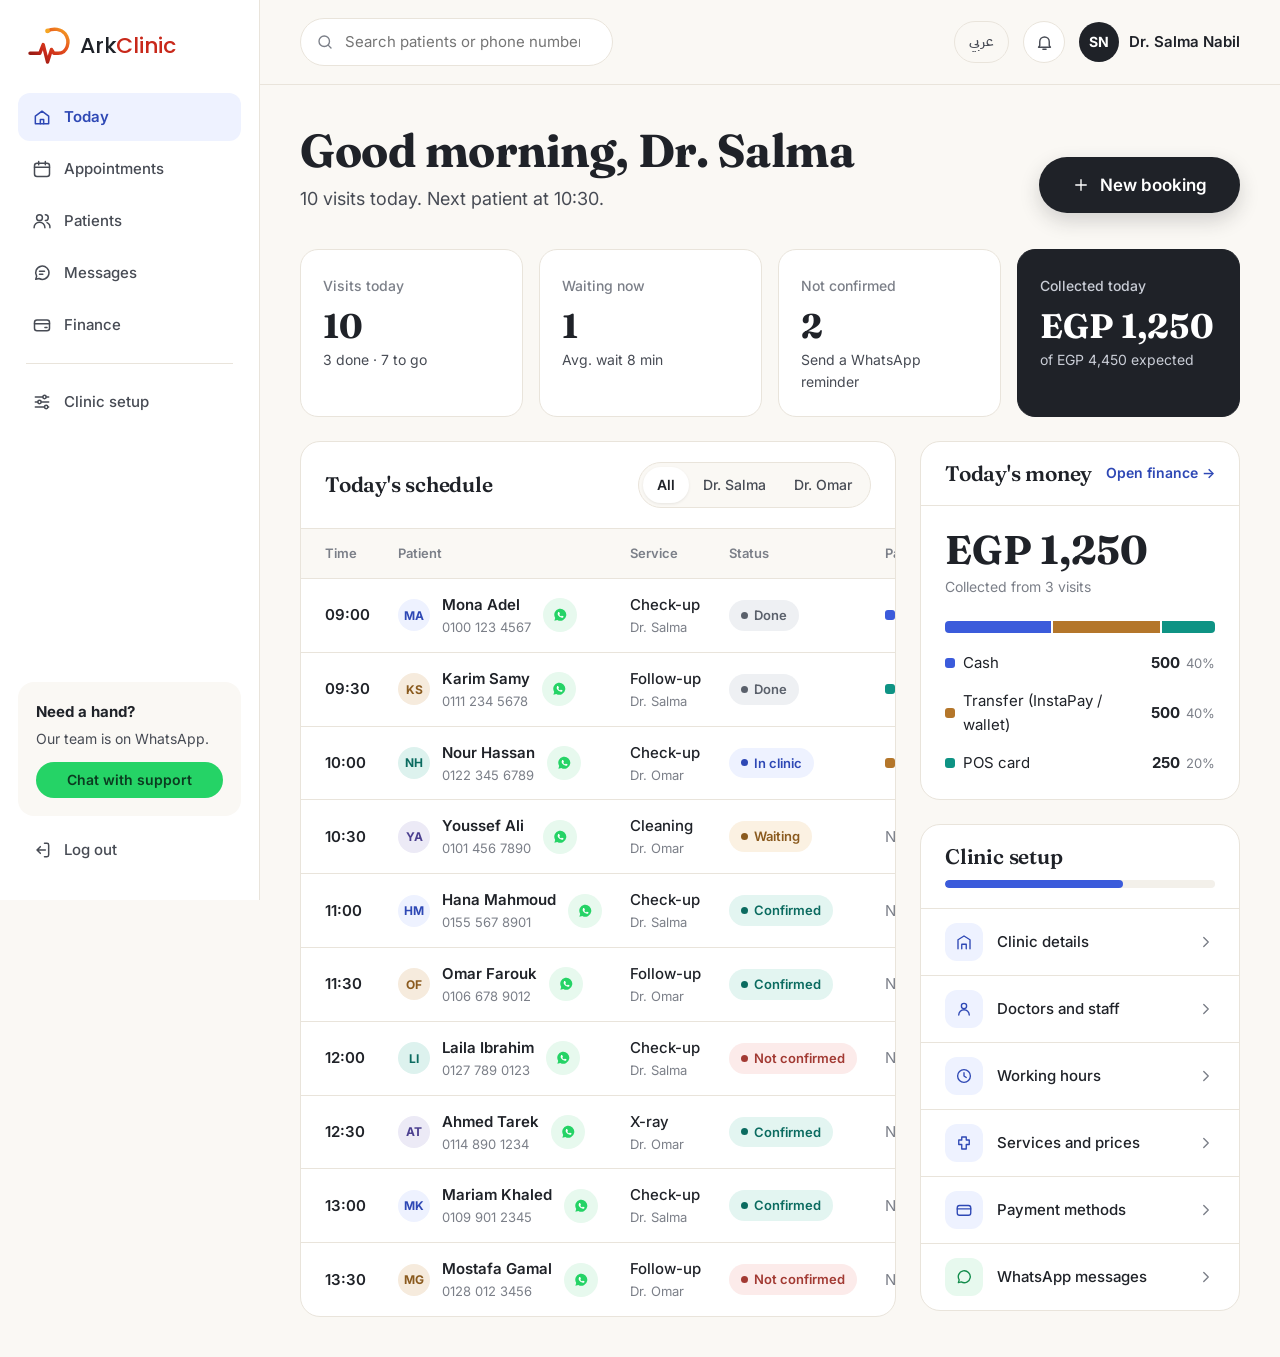
<file: dashboard.html>
<!doctype html>
<html lang="en" dir="ltr">
<head>
  <meta charset="utf-8">
  <meta name="viewport" content="width=device-width, initial-scale=1">
  <title data-ar="اليوم — آرك كلينك">Today — ArkClinic</title>
  <link rel="icon" href="assets/img/logo-mark.svg" type="image/svg+xml">
  <link rel="preconnect" href="https://fonts.googleapis.com">
  <link rel="preconnect" href="https://fonts.gstatic.com" crossorigin>
  <link href="https://fonts.googleapis.com/css2?family=Fraunces:opsz,wght@9..144,600;9..144,700&family=IBM+Plex+Sans+Arabic:wght@400;500;600;700&family=Inter:wght@400;500;600&family=Poppins:wght@400;500&display=swap" rel="stylesheet">
  <link rel="stylesheet" href="assets/css/style.css?v=29">
  <script src="assets/js/main.js?v=5" defer></script>
</head>
<body>
<div class="app">

  <!-- ============ Sidebar menu ============ -->
  <aside class="sidebar">
    <a class="logo" href="dashboard.html" aria-label="ArkClinic">
      <svg viewBox="0 0 90 80" fill="none" aria-hidden="true"><defs><linearGradient id="ark-pulse-1" x1="0" y1="1" x2="1" y2="0"><stop offset="0" stop-color="#7A140E"/><stop offset=".35" stop-color="#C8281A"/><stop offset=".7" stop-color="#E8571E"/><stop offset="1" stop-color="#F5A623"/></linearGradient></defs><path d="M4 56H24L31 38L40 74L48 48L53 56H62C80 56 88 32 76 16C68 6 52 4 40 10" stroke="url(#ark-pulse-1)" stroke-width="7" stroke-linecap="round" stroke-linejoin="round"/><circle cx="40" cy="10" r="5" fill="#F5A623"/></svg>
      <span>Ark<b>Clinic</b></span>
    </a>
    <nav class="side-nav" aria-label="App">
      <a class="active" href="dashboard.html"><svg viewBox="0 0 24 24" class="ic"><path d="M4 11l8-6 8 6v9H4z"/><path d="M10 20v-5h4v5"/></svg><span data-ar="اليوم">Today</span></a>
      <a class="hide-sm" href="dashboard.html#schedule"><svg viewBox="0 0 24 24" class="ic"><rect x="3" y="5" width="18" height="16" rx="3"/><path d="M3 10h18M8 3v4M16 3v4"/></svg><span data-ar="المواعيد">Appointments</span></a>
      <a class="hide-sm" href="dashboard.html#schedule"><svg viewBox="0 0 24 24" class="ic"><circle cx="9" cy="8" r="3.5"/><path d="M2.5 20a6.5 6.5 0 0 1 13 0M16 4.5a3.5 3.5 0 0 1 0 7M18 14a6 6 0 0 1 3.5 6"/></svg><span data-ar="المرضى">Patients</span></a>
      <a href="setup.html#messages"><svg viewBox="0 0 24 24" class="ic"><path d="M4.5 19.5l1.1-3.6A8 8 0 1 1 8.4 18.6z"/><path d="M9 10h6M9 13.5h4"/></svg><span data-ar="الرسائل">Messages</span></a>
      <a href="finance.html"><svg viewBox="0 0 24 24" class="ic"><rect x="3" y="6" width="18" height="13" rx="3"/><path d="M3 10.5h18M15.5 15h2.5"/></svg><span data-ar="الحسابات">Finance</span></a>
      <div class="sep"></div>
      <a href="setup.html"><svg viewBox="0 0 24 24" class="ic"><path d="M4 6h9M17 6h3M4 12h3M11 12h9M4 18h11M19 18h1"/><circle cx="15" cy="6" r="2"/><circle cx="9" cy="12" r="2"/><circle cx="17" cy="18" r="2"/></svg><span data-ar="إعداد العيادة">Clinic setup</span></a>
    </nav>
    <div class="side-foot">
      <div class="side-help">
        <strong data-ar="محتاج مساعدة؟">Need a hand?</strong>
        <p data-ar="فريقنا متاح على واتساب.">Our team is on WhatsApp.</p>
        <a class="btn btn-wa" href="https://wa.me/201000000000" target="_blank" rel="noopener" data-ar="كلّم الدعم">Chat with support</a>
      </div>
      <nav class="side-nav"><a href="index.html"><svg viewBox="0 0 24 24" class="ic flip"><path d="M15 4h3a2 2 0 0 1 2 2v12a2 2 0 0 1-2 2h-3M10 16l-4-4 4-4M6 12h10"/></svg><span data-ar="تسجيل الخروج">Log out</span></a></nav>
    </div>
  </aside>

  <div class="main">
    <!-- ============ Top bar ============ -->
    <header class="topbar">
      <label class="search">
        <span class="sr-only">Search</span>
        <svg viewBox="0 0 24 24" class="ic"><circle cx="11" cy="11" r="7"/><path d="M20 20l-3.5-3.5"/></svg>
        <input type="search" placeholder="Search patients or phone numbers" data-ar-ph="ابحث باسم المريض أو رقم الموبايل">
      </label>
      <div class="spacer"></div>
      <button class="lang-btn" type="button" data-lang-toggle>عربي</button>
      <button class="icon-btn" type="button" aria-label="Notifications"><svg viewBox="0 0 24 24" class="ic"><path d="M6 16V11a6 6 0 0 1 12 0v5l1.5 2h-15zM10 20.5h4"/></svg></button>
      <div class="me"><span class="avatar">SN</span><span data-ar="د. سلمى نبيل">Dr. Salma Nabil</span></div>
    </header>

    <main class="page">
      <!-- ============ Page head ============ -->
      <div class="page-head">
        <div>
          <h1 data-ar="صباح الخير يا د. سلمى">Good morning, Dr. Salma</h1>
          <p data-ar="10 زيارات النهارده. المريض الجاي الساعة 10:30.">10 visits today. Next patient at 10:30.</p>
        </div>
        <a class="btn btn-primary btn-lg" href="#schedule">
          <svg viewBox="0 0 24 24" class="ic"><path d="M12 5v14M5 12h14"/></svg>
          <span data-ar="حجز جديد">New booking</span>
        </a>
      </div>

      <!-- ============ KPIs ============ -->
      <section class="kpis" aria-label="Today at a glance">
        <div class="kpi"><span data-ar="زيارات اليوم">Visits today</span><strong>10</strong><small data-ar="3 تمت · 7 متبقية">3 done · 7 to go</small></div>
        <div class="kpi"><span data-ar="في الانتظار الآن">Waiting now</span><strong>1</strong><small data-ar="متوسط الانتظار 8 دقائق">Avg. wait 8 min</small></div>
        <div class="kpi"><span data-ar="غير مؤكد">Not confirmed</span><strong>2</strong><small data-ar="أرسل تذكير واتساب">Send a WhatsApp reminder</small></div>
        <div class="kpi dark"><span data-ar="تحصيل اليوم">Collected today</span><strong data-ar="1,250 ج.م">EGP 1,250</strong><small data-ar="من 4,450 ج.م متوقعة">of EGP 4,450 expected</small></div>
      </section>

      <div class="grid-2">
        <!-- ============ Today's schedule ============ -->
        <section class="panel" id="schedule">
          <div class="panel-head">
            <h2 data-ar="جدول اليوم">Today's schedule</h2>
            <div class="seg" role="group" aria-label="Doctor filter">
              <button class="on" type="button" data-ar="الكل">All</button>
              <button type="button" data-ar="د. سلمى">Dr. Salma</button>
              <button type="button" data-ar="د. عمر">Dr. Omar</button>
            </div>
          </div>
          <div class="table-wrap">
            <table class="stack-sm sched">
              <thead>
                <tr>
                  <th data-ar="الوقت">Time</th>
                  <th data-ar="المريض">Patient</th>
                  <th data-ar="الخدمة والطبيب">Service</th>
                  <th data-ar="الحالة">Status</th>
                  <th data-ar="الدفع">Payment</th>
                </tr>
              </thead>
              <tbody>
            <tr>
              <td class="time">09:00</td>
              <td><div class="patient"><span class="avatar ">MA</span><div><div class="name" data-ar="منى عادل">Mona Adel</div><div class="sub">0100 123 4567</div></div><a class="wa-link" href="https://wa.me/201001234567?text=%D8%A3%D9%87%D9%84%D8%A7%D9%8B%20%D9%85%D9%86%D9%89%D8%8C%20%D8%AA%D8%B0%D9%83%D9%8A%D8%B1%20%D8%A8%D9%85%D9%88%D8%B9%D8%AF%D9%83%20%D8%A7%D9%84%D9%8A%D9%88%D9%85%20%D8%A7%D9%84%D8%B3%D8%A7%D8%B9%D8%A9%2009%3A00%20%D9%81%D9%8A%20%D8%B9%D9%8A%D8%A7%D8%AF%D8%A9%20%D8%A7%D9%84%D9%86%D9%8A%D9%84%20%D9%84%D9%84%D8%A3%D8%B3%D8%B1%D8%A9.%20%D9%84%D9%88%20%D9%85%D8%AD%D8%AA%D8%A7%D8%AC%20%D8%AA%D8%BA%D9%8A%D9%91%D8%B1%20%D8%A7%D9%84%D9%85%D9%88%D8%B9%D8%AF%20%D8%B1%D8%AF%D9%91%20%D8%B9%D9%84%D9%89%20%D8%A7%D9%84%D8%B1%D8%B3%D8%A7%D9%84%D8%A9%20%D8%AF%D9%8A." target="_blank" rel="noopener" title="WhatsApp Mona Adel" aria-label="WhatsApp Mona Adel"><svg viewBox="0 0 24 24" aria-hidden="true"><path d="M4.5 19.5l1.1-3.6A8 8 0 1 1 8.4 18.6z" fill="#25D366"/><path d="M9.3 8.7c.2-.5.5-.6.8-.6h.5c.2 0 .4 0 .5.4l.7 1.6c.1.2.1.4 0 .6l-.5.6c-.1.2-.2.3 0 .6.4.7 1 1.3 1.6 1.7.3.2.6.3.8.1l.6-.7c.2-.2.3-.2.5-.1l1.5.7c.3.1.4.2.4.4 0 .7-.4 1.4-1.1 1.6-.8.3-2 .2-3.6-.8-1.5-1-2.6-2.4-3-3.5-.3-.9-.1-1.9.3-2.4z" fill="#fff"/></svg></a></div></td>
              <td data-hide-sm><div class="svc" data-ar="كشف">Check-up</div><div class="sub muted" data-ar="د. سلمى">Dr. Salma</div></td>
              <td class="st"><span class="pill done" data-ar="تم">Done</span></td>
              <td data-hide-sm><span class="method" style="--c:#3B5BDB"><span data-ar="نقدي">Cash</span>&nbsp;·&nbsp;<b dir="ltr">500</b></span></td>
            </tr>
            <tr>
              <td class="time">09:30</td>
              <td><div class="patient"><span class="avatar a2">KS</span><div><div class="name" data-ar="كريم سامي">Karim Samy</div><div class="sub">0111 234 5678</div></div><a class="wa-link" href="https://wa.me/201112345678?text=%D8%A3%D9%87%D9%84%D8%A7%D9%8B%20%D9%83%D8%B1%D9%8A%D9%85%D8%8C%20%D8%AA%D8%B0%D9%83%D9%8A%D8%B1%20%D8%A8%D9%85%D9%88%D8%B9%D8%AF%D9%83%20%D8%A7%D9%84%D9%8A%D9%88%D9%85%20%D8%A7%D9%84%D8%B3%D8%A7%D8%B9%D8%A9%2009%3A30%20%D9%81%D9%8A%20%D8%B9%D9%8A%D8%A7%D8%AF%D8%A9%20%D8%A7%D9%84%D9%86%D9%8A%D9%84%20%D9%84%D9%84%D8%A3%D8%B3%D8%B1%D8%A9.%20%D9%84%D9%88%20%D9%85%D8%AD%D8%AA%D8%A7%D8%AC%20%D8%AA%D8%BA%D9%8A%D9%91%D8%B1%20%D8%A7%D9%84%D9%85%D9%88%D8%B9%D8%AF%20%D8%B1%D8%AF%D9%91%20%D8%B9%D9%84%D9%89%20%D8%A7%D9%84%D8%B1%D8%B3%D8%A7%D9%84%D8%A9%20%D8%AF%D9%8A." target="_blank" rel="noopener" title="WhatsApp Karim Samy" aria-label="WhatsApp Karim Samy"><svg viewBox="0 0 24 24" aria-hidden="true"><path d="M4.5 19.5l1.1-3.6A8 8 0 1 1 8.4 18.6z" fill="#25D366"/><path d="M9.3 8.7c.2-.5.5-.6.8-.6h.5c.2 0 .4 0 .5.4l.7 1.6c.1.2.1.4 0 .6l-.5.6c-.1.2-.2.3 0 .6.4.7 1 1.3 1.6 1.7.3.2.6.3.8.1l.6-.7c.2-.2.3-.2.5-.1l1.5.7c.3.1.4.2.4.4 0 .7-.4 1.4-1.1 1.6-.8.3-2 .2-3.6-.8-1.5-1-2.6-2.4-3-3.5-.3-.9-.1-1.9.3-2.4z" fill="#fff"/></svg></a></div></td>
              <td data-hide-sm><div class="svc" data-ar="استشارة">Follow-up</div><div class="sub muted" data-ar="د. سلمى">Dr. Salma</div></td>
              <td class="st"><span class="pill done" data-ar="تم">Done</span></td>
              <td data-hide-sm><span class="method" style="--c:#0E9384"><span data-ar="POS">POS</span>&nbsp;·&nbsp;<b dir="ltr">250</b></span></td>
            </tr>
            <tr>
              <td class="time">10:00</td>
              <td><div class="patient"><span class="avatar a3">NH</span><div><div class="name" data-ar="نور حسن">Nour Hassan</div><div class="sub">0122 345 6789</div></div><a class="wa-link" href="https://wa.me/201223456789?text=%D8%A3%D9%87%D9%84%D8%A7%D9%8B%20%D9%86%D9%88%D8%B1%D8%8C%20%D8%AA%D8%B0%D9%83%D9%8A%D8%B1%20%D8%A8%D9%85%D9%88%D8%B9%D8%AF%D9%83%20%D8%A7%D9%84%D9%8A%D9%88%D9%85%20%D8%A7%D9%84%D8%B3%D8%A7%D8%B9%D8%A9%2010%3A00%20%D9%81%D9%8A%20%D8%B9%D9%8A%D8%A7%D8%AF%D8%A9%20%D8%A7%D9%84%D9%86%D9%8A%D9%84%20%D9%84%D9%84%D8%A3%D8%B3%D8%B1%D8%A9.%20%D9%84%D9%88%20%D9%85%D8%AD%D8%AA%D8%A7%D8%AC%20%D8%AA%D8%BA%D9%8A%D9%91%D8%B1%20%D8%A7%D9%84%D9%85%D9%88%D8%B9%D8%AF%20%D8%B1%D8%AF%D9%91%20%D8%B9%D9%84%D9%89%20%D8%A7%D9%84%D8%B1%D8%B3%D8%A7%D9%84%D8%A9%20%D8%AF%D9%8A." target="_blank" rel="noopener" title="WhatsApp Nour Hassan" aria-label="WhatsApp Nour Hassan"><svg viewBox="0 0 24 24" aria-hidden="true"><path d="M4.5 19.5l1.1-3.6A8 8 0 1 1 8.4 18.6z" fill="#25D366"/><path d="M9.3 8.7c.2-.5.5-.6.8-.6h.5c.2 0 .4 0 .5.4l.7 1.6c.1.2.1.4 0 .6l-.5.6c-.1.2-.2.3 0 .6.4.7 1 1.3 1.6 1.7.3.2.6.3.8.1l.6-.7c.2-.2.3-.2.5-.1l1.5.7c.3.1.4.2.4.4 0 .7-.4 1.4-1.1 1.6-.8.3-2 .2-3.6-.8-1.5-1-2.6-2.4-3-3.5-.3-.9-.1-1.9.3-2.4z" fill="#fff"/></svg></a></div></td>
              <td data-hide-sm><div class="svc" data-ar="كشف">Check-up</div><div class="sub muted" data-ar="د. عمر">Dr. Omar</div></td>
              <td class="st"><span class="pill in" data-ar="في الكشف">In clinic</span></td>
              <td data-hide-sm><span class="method" style="--c:#B4762A"><span data-ar="تحويل">Transfer</span>&nbsp;·&nbsp;<b dir="ltr">500</b></span></td>
            </tr>
            <tr>
              <td class="time">10:30</td>
              <td><div class="patient"><span class="avatar a4">YA</span><div><div class="name" data-ar="يوسف علي">Youssef Ali</div><div class="sub">0101 456 7890</div></div><a class="wa-link" href="https://wa.me/201014567890?text=%D8%A3%D9%87%D9%84%D8%A7%D9%8B%20%D9%8A%D9%88%D8%B3%D9%81%D8%8C%20%D8%AA%D8%B0%D9%83%D9%8A%D8%B1%20%D8%A8%D9%85%D9%88%D8%B9%D8%AF%D9%83%20%D8%A7%D9%84%D9%8A%D9%88%D9%85%20%D8%A7%D9%84%D8%B3%D8%A7%D8%B9%D8%A9%2010%3A30%20%D9%81%D9%8A%20%D8%B9%D9%8A%D8%A7%D8%AF%D8%A9%20%D8%A7%D9%84%D9%86%D9%8A%D9%84%20%D9%84%D9%84%D8%A3%D8%B3%D8%B1%D8%A9.%20%D9%84%D9%88%20%D9%85%D8%AD%D8%AA%D8%A7%D8%AC%20%D8%AA%D8%BA%D9%8A%D9%91%D8%B1%20%D8%A7%D9%84%D9%85%D9%88%D8%B9%D8%AF%20%D8%B1%D8%AF%D9%91%20%D8%B9%D9%84%D9%89%20%D8%A7%D9%84%D8%B1%D8%B3%D8%A7%D9%84%D8%A9%20%D8%AF%D9%8A." target="_blank" rel="noopener" title="WhatsApp Youssef Ali" aria-label="WhatsApp Youssef Ali"><svg viewBox="0 0 24 24" aria-hidden="true"><path d="M4.5 19.5l1.1-3.6A8 8 0 1 1 8.4 18.6z" fill="#25D366"/><path d="M9.3 8.7c.2-.5.5-.6.8-.6h.5c.2 0 .4 0 .5.4l.7 1.6c.1.2.1.4 0 .6l-.5.6c-.1.2-.2.3 0 .6.4.7 1 1.3 1.6 1.7.3.2.6.3.8.1l.6-.7c.2-.2.3-.2.5-.1l1.5.7c.3.1.4.2.4.4 0 .7-.4 1.4-1.1 1.6-.8.3-2 .2-3.6-.8-1.5-1-2.6-2.4-3-3.5-.3-.9-.1-1.9.3-2.4z" fill="#fff"/></svg></a></div></td>
              <td data-hide-sm><div class="svc" data-ar="تنظيف">Cleaning</div><div class="sub muted" data-ar="د. عمر">Dr. Omar</div></td>
              <td class="st"><span class="pill wait" data-ar="في الانتظار">Waiting</span></td>
              <td data-hide-sm><span class="muted" data-ar="لم يُدفع بعد">Not paid yet</span></td>
            </tr>
            <tr>
              <td class="time">11:00</td>
              <td><div class="patient"><span class="avatar ">HM</span><div><div class="name" data-ar="هنا محمود">Hana Mahmoud</div><div class="sub">0155 567 8901</div></div><a class="wa-link" href="https://wa.me/201555678901?text=%D8%A3%D9%87%D9%84%D8%A7%D9%8B%20%D9%87%D9%86%D8%A7%D8%8C%20%D8%AA%D8%B0%D9%83%D9%8A%D8%B1%20%D8%A8%D9%85%D9%88%D8%B9%D8%AF%D9%83%20%D8%A7%D9%84%D9%8A%D9%88%D9%85%20%D8%A7%D9%84%D8%B3%D8%A7%D8%B9%D8%A9%2011%3A00%20%D9%81%D9%8A%20%D8%B9%D9%8A%D8%A7%D8%AF%D8%A9%20%D8%A7%D9%84%D9%86%D9%8A%D9%84%20%D9%84%D9%84%D8%A3%D8%B3%D8%B1%D8%A9.%20%D9%84%D9%88%20%D9%85%D8%AD%D8%AA%D8%A7%D8%AC%20%D8%AA%D8%BA%D9%8A%D9%91%D8%B1%20%D8%A7%D9%84%D9%85%D9%88%D8%B9%D8%AF%20%D8%B1%D8%AF%D9%91%20%D8%B9%D9%84%D9%89%20%D8%A7%D9%84%D8%B1%D8%B3%D8%A7%D9%84%D8%A9%20%D8%AF%D9%8A." target="_blank" rel="noopener" title="WhatsApp Hana Mahmoud" aria-label="WhatsApp Hana Mahmoud"><svg viewBox="0 0 24 24" aria-hidden="true"><path d="M4.5 19.5l1.1-3.6A8 8 0 1 1 8.4 18.6z" fill="#25D366"/><path d="M9.3 8.7c.2-.5.5-.6.8-.6h.5c.2 0 .4 0 .5.4l.7 1.6c.1.2.1.4 0 .6l-.5.6c-.1.2-.2.3 0 .6.4.7 1 1.3 1.6 1.7.3.2.6.3.8.1l.6-.7c.2-.2.3-.2.5-.1l1.5.7c.3.1.4.2.4.4 0 .7-.4 1.4-1.1 1.6-.8.3-2 .2-3.6-.8-1.5-1-2.6-2.4-3-3.5-.3-.9-.1-1.9.3-2.4z" fill="#fff"/></svg></a></div></td>
              <td data-hide-sm><div class="svc" data-ar="كشف">Check-up</div><div class="sub muted" data-ar="د. سلمى">Dr. Salma</div></td>
              <td class="st"><span class="pill ok" data-ar="مؤكد">Confirmed</span></td>
              <td data-hide-sm><span class="muted" data-ar="لم يُدفع بعد">Not paid yet</span></td>
            </tr>
            <tr>
              <td class="time">11:30</td>
              <td><div class="patient"><span class="avatar a2">OF</span><div><div class="name" data-ar="عمر فاروق">Omar Farouk</div><div class="sub">0106 678 9012</div></div><a class="wa-link" href="https://wa.me/201066789012?text=%D8%A3%D9%87%D9%84%D8%A7%D9%8B%20%D8%B9%D9%85%D8%B1%D8%8C%20%D8%AA%D8%B0%D9%83%D9%8A%D8%B1%20%D8%A8%D9%85%D9%88%D8%B9%D8%AF%D9%83%20%D8%A7%D9%84%D9%8A%D9%88%D9%85%20%D8%A7%D9%84%D8%B3%D8%A7%D8%B9%D8%A9%2011%3A30%20%D9%81%D9%8A%20%D8%B9%D9%8A%D8%A7%D8%AF%D8%A9%20%D8%A7%D9%84%D9%86%D9%8A%D9%84%20%D9%84%D9%84%D8%A3%D8%B3%D8%B1%D8%A9.%20%D9%84%D9%88%20%D9%85%D8%AD%D8%AA%D8%A7%D8%AC%20%D8%AA%D8%BA%D9%8A%D9%91%D8%B1%20%D8%A7%D9%84%D9%85%D9%88%D8%B9%D8%AF%20%D8%B1%D8%AF%D9%91%20%D8%B9%D9%84%D9%89%20%D8%A7%D9%84%D8%B1%D8%B3%D8%A7%D9%84%D8%A9%20%D8%AF%D9%8A." target="_blank" rel="noopener" title="WhatsApp Omar Farouk" aria-label="WhatsApp Omar Farouk"><svg viewBox="0 0 24 24" aria-hidden="true"><path d="M4.5 19.5l1.1-3.6A8 8 0 1 1 8.4 18.6z" fill="#25D366"/><path d="M9.3 8.7c.2-.5.5-.6.8-.6h.5c.2 0 .4 0 .5.4l.7 1.6c.1.2.1.4 0 .6l-.5.6c-.1.2-.2.3 0 .6.4.7 1 1.3 1.6 1.7.3.2.6.3.8.1l.6-.7c.2-.2.3-.2.5-.1l1.5.7c.3.1.4.2.4.4 0 .7-.4 1.4-1.1 1.6-.8.3-2 .2-3.6-.8-1.5-1-2.6-2.4-3-3.5-.3-.9-.1-1.9.3-2.4z" fill="#fff"/></svg></a></div></td>
              <td data-hide-sm><div class="svc" data-ar="استشارة">Follow-up</div><div class="sub muted" data-ar="د. عمر">Dr. Omar</div></td>
              <td class="st"><span class="pill ok" data-ar="مؤكد">Confirmed</span></td>
              <td data-hide-sm><span class="muted" data-ar="لم يُدفع بعد">Not paid yet</span></td>
            </tr>
            <tr>
              <td class="time">12:00</td>
              <td><div class="patient"><span class="avatar a3">LI</span><div><div class="name" data-ar="ليلى إبراهيم">Laila Ibrahim</div><div class="sub">0127 789 0123</div></div><a class="wa-link" href="https://wa.me/201277890123?text=%D8%A3%D9%87%D9%84%D8%A7%D9%8B%20%D9%84%D9%8A%D9%84%D9%89%D8%8C%20%D8%AA%D8%B0%D9%83%D9%8A%D8%B1%20%D8%A8%D9%85%D9%88%D8%B9%D8%AF%D9%83%20%D8%A7%D9%84%D9%8A%D9%88%D9%85%20%D8%A7%D9%84%D8%B3%D8%A7%D8%B9%D8%A9%2012%3A00%20%D9%81%D9%8A%20%D8%B9%D9%8A%D8%A7%D8%AF%D8%A9%20%D8%A7%D9%84%D9%86%D9%8A%D9%84%20%D9%84%D9%84%D8%A3%D8%B3%D8%B1%D8%A9.%20%D9%84%D9%88%20%D9%85%D8%AD%D8%AA%D8%A7%D8%AC%20%D8%AA%D8%BA%D9%8A%D9%91%D8%B1%20%D8%A7%D9%84%D9%85%D9%88%D8%B9%D8%AF%20%D8%B1%D8%AF%D9%91%20%D8%B9%D9%84%D9%89%20%D8%A7%D9%84%D8%B1%D8%B3%D8%A7%D9%84%D8%A9%20%D8%AF%D9%8A." target="_blank" rel="noopener" title="WhatsApp Laila Ibrahim" aria-label="WhatsApp Laila Ibrahim"><svg viewBox="0 0 24 24" aria-hidden="true"><path d="M4.5 19.5l1.1-3.6A8 8 0 1 1 8.4 18.6z" fill="#25D366"/><path d="M9.3 8.7c.2-.5.5-.6.8-.6h.5c.2 0 .4 0 .5.4l.7 1.6c.1.2.1.4 0 .6l-.5.6c-.1.2-.2.3 0 .6.4.7 1 1.3 1.6 1.7.3.2.6.3.8.1l.6-.7c.2-.2.3-.2.5-.1l1.5.7c.3.1.4.2.4.4 0 .7-.4 1.4-1.1 1.6-.8.3-2 .2-3.6-.8-1.5-1-2.6-2.4-3-3.5-.3-.9-.1-1.9.3-2.4z" fill="#fff"/></svg></a></div></td>
              <td data-hide-sm><div class="svc" data-ar="كشف">Check-up</div><div class="sub muted" data-ar="د. سلمى">Dr. Salma</div></td>
              <td class="st"><span class="pill no" data-ar="غير مؤكد">Not confirmed</span></td>
              <td data-hide-sm><span class="muted" data-ar="لم يُدفع بعد">Not paid yet</span></td>
            </tr>
            <tr>
              <td class="time">12:30</td>
              <td><div class="patient"><span class="avatar a4">AT</span><div><div class="name" data-ar="أحمد طارق">Ahmed Tarek</div><div class="sub">0114 890 1234</div></div><a class="wa-link" href="https://wa.me/201148901234?text=%D8%A3%D9%87%D9%84%D8%A7%D9%8B%20%D8%A3%D8%AD%D9%85%D8%AF%D8%8C%20%D8%AA%D8%B0%D9%83%D9%8A%D8%B1%20%D8%A8%D9%85%D9%88%D8%B9%D8%AF%D9%83%20%D8%A7%D9%84%D9%8A%D9%88%D9%85%20%D8%A7%D9%84%D8%B3%D8%A7%D8%B9%D8%A9%2012%3A30%20%D9%81%D9%8A%20%D8%B9%D9%8A%D8%A7%D8%AF%D8%A9%20%D8%A7%D9%84%D9%86%D9%8A%D9%84%20%D9%84%D9%84%D8%A3%D8%B3%D8%B1%D8%A9.%20%D9%84%D9%88%20%D9%85%D8%AD%D8%AA%D8%A7%D8%AC%20%D8%AA%D8%BA%D9%8A%D9%91%D8%B1%20%D8%A7%D9%84%D9%85%D9%88%D8%B9%D8%AF%20%D8%B1%D8%AF%D9%91%20%D8%B9%D9%84%D9%89%20%D8%A7%D9%84%D8%B1%D8%B3%D8%A7%D9%84%D8%A9%20%D8%AF%D9%8A." target="_blank" rel="noopener" title="WhatsApp Ahmed Tarek" aria-label="WhatsApp Ahmed Tarek"><svg viewBox="0 0 24 24" aria-hidden="true"><path d="M4.5 19.5l1.1-3.6A8 8 0 1 1 8.4 18.6z" fill="#25D366"/><path d="M9.3 8.7c.2-.5.5-.6.8-.6h.5c.2 0 .4 0 .5.4l.7 1.6c.1.2.1.4 0 .6l-.5.6c-.1.2-.2.3 0 .6.4.7 1 1.3 1.6 1.7.3.2.6.3.8.1l.6-.7c.2-.2.3-.2.5-.1l1.5.7c.3.1.4.2.4.4 0 .7-.4 1.4-1.1 1.6-.8.3-2 .2-3.6-.8-1.5-1-2.6-2.4-3-3.5-.3-.9-.1-1.9.3-2.4z" fill="#fff"/></svg></a></div></td>
              <td data-hide-sm><div class="svc" data-ar="أشعة">X-ray</div><div class="sub muted" data-ar="د. عمر">Dr. Omar</div></td>
              <td class="st"><span class="pill ok" data-ar="مؤكد">Confirmed</span></td>
              <td data-hide-sm><span class="muted" data-ar="لم يُدفع بعد">Not paid yet</span></td>
            </tr>
            <tr>
              <td class="time">13:00</td>
              <td><div class="patient"><span class="avatar ">MK</span><div><div class="name" data-ar="مريم خالد">Mariam Khaled</div><div class="sub">0109 901 2345</div></div><a class="wa-link" href="https://wa.me/201099012345?text=%D8%A3%D9%87%D9%84%D8%A7%D9%8B%20%D9%85%D8%B1%D9%8A%D9%85%D8%8C%20%D8%AA%D8%B0%D9%83%D9%8A%D8%B1%20%D8%A8%D9%85%D9%88%D8%B9%D8%AF%D9%83%20%D8%A7%D9%84%D9%8A%D9%88%D9%85%20%D8%A7%D9%84%D8%B3%D8%A7%D8%B9%D8%A9%2013%3A00%20%D9%81%D9%8A%20%D8%B9%D9%8A%D8%A7%D8%AF%D8%A9%20%D8%A7%D9%84%D9%86%D9%8A%D9%84%20%D9%84%D9%84%D8%A3%D8%B3%D8%B1%D8%A9.%20%D9%84%D9%88%20%D9%85%D8%AD%D8%AA%D8%A7%D8%AC%20%D8%AA%D8%BA%D9%8A%D9%91%D8%B1%20%D8%A7%D9%84%D9%85%D9%88%D8%B9%D8%AF%20%D8%B1%D8%AF%D9%91%20%D8%B9%D9%84%D9%89%20%D8%A7%D9%84%D8%B1%D8%B3%D8%A7%D9%84%D8%A9%20%D8%AF%D9%8A." target="_blank" rel="noopener" title="WhatsApp Mariam Khaled" aria-label="WhatsApp Mariam Khaled"><svg viewBox="0 0 24 24" aria-hidden="true"><path d="M4.5 19.5l1.1-3.6A8 8 0 1 1 8.4 18.6z" fill="#25D366"/><path d="M9.3 8.7c.2-.5.5-.6.8-.6h.5c.2 0 .4 0 .5.4l.7 1.6c.1.2.1.4 0 .6l-.5.6c-.1.2-.2.3 0 .6.4.7 1 1.3 1.6 1.7.3.2.6.3.8.1l.6-.7c.2-.2.3-.2.5-.1l1.5.7c.3.1.4.2.4.4 0 .7-.4 1.4-1.1 1.6-.8.3-2 .2-3.6-.8-1.5-1-2.6-2.4-3-3.5-.3-.9-.1-1.9.3-2.4z" fill="#fff"/></svg></a></div></td>
              <td data-hide-sm><div class="svc" data-ar="كشف">Check-up</div><div class="sub muted" data-ar="د. سلمى">Dr. Salma</div></td>
              <td class="st"><span class="pill ok" data-ar="مؤكد">Confirmed</span></td>
              <td data-hide-sm><span class="muted" data-ar="لم يُدفع بعد">Not paid yet</span></td>
            </tr>
            <tr>
              <td class="time">13:30</td>
              <td><div class="patient"><span class="avatar a2">MG</span><div><div class="name" data-ar="مصطفى جمال">Mostafa Gamal</div><div class="sub">0128 012 3456</div></div><a class="wa-link" href="https://wa.me/201280123456?text=%D8%A3%D9%87%D9%84%D8%A7%D9%8B%20%D9%85%D8%B5%D8%B7%D9%81%D9%89%D8%8C%20%D8%AA%D8%B0%D9%83%D9%8A%D8%B1%20%D8%A8%D9%85%D9%88%D8%B9%D8%AF%D9%83%20%D8%A7%D9%84%D9%8A%D9%88%D9%85%20%D8%A7%D9%84%D8%B3%D8%A7%D8%B9%D8%A9%2013%3A30%20%D9%81%D9%8A%20%D8%B9%D9%8A%D8%A7%D8%AF%D8%A9%20%D8%A7%D9%84%D9%86%D9%8A%D9%84%20%D9%84%D9%84%D8%A3%D8%B3%D8%B1%D8%A9.%20%D9%84%D9%88%20%D9%85%D8%AD%D8%AA%D8%A7%D8%AC%20%D8%AA%D8%BA%D9%8A%D9%91%D8%B1%20%D8%A7%D9%84%D9%85%D9%88%D8%B9%D8%AF%20%D8%B1%D8%AF%D9%91%20%D8%B9%D9%84%D9%89%20%D8%A7%D9%84%D8%B1%D8%B3%D8%A7%D9%84%D8%A9%20%D8%AF%D9%8A." target="_blank" rel="noopener" title="WhatsApp Mostafa Gamal" aria-label="WhatsApp Mostafa Gamal"><svg viewBox="0 0 24 24" aria-hidden="true"><path d="M4.5 19.5l1.1-3.6A8 8 0 1 1 8.4 18.6z" fill="#25D366"/><path d="M9.3 8.7c.2-.5.5-.6.8-.6h.5c.2 0 .4 0 .5.4l.7 1.6c.1.2.1.4 0 .6l-.5.6c-.1.2-.2.3 0 .6.4.7 1 1.3 1.6 1.7.3.2.6.3.8.1l.6-.7c.2-.2.3-.2.5-.1l1.5.7c.3.1.4.2.4.4 0 .7-.4 1.4-1.1 1.6-.8.3-2 .2-3.6-.8-1.5-1-2.6-2.4-3-3.5-.3-.9-.1-1.9.3-2.4z" fill="#fff"/></svg></a></div></td>
              <td data-hide-sm><div class="svc" data-ar="استشارة">Follow-up</div><div class="sub muted" data-ar="د. عمر">Dr. Omar</div></td>
              <td class="st"><span class="pill no" data-ar="غير مؤكد">Not confirmed</span></td>
              <td data-hide-sm><span class="muted" data-ar="لم يُدفع بعد">Not paid yet</span></td>
            </tr>
              </tbody>
            </table>
          </div>
        </section>

        <div>
          <!-- ============ Today's money ============ -->
          <section class="panel">
            <div class="panel-head">
              <h2 data-ar="فلوس اليوم">Today's money</h2>
              <a class="link" href="finance.html" data-ar="فتح الحسابات ←">Open finance →</a>
            </div>
            <div class="panel-body">
              <div class="money-total" data-ar="1,250 ج.م">EGP 1,250</div>
              <div class="money-sub" data-ar="تم تحصيلها من 3 زيارات">Collected from 3 visits</div>
              <div class="stack" role="img" aria-label="Cash 500, Transfer 500, POS 250">
                <i style="flex:500;background:#3B5BDB"></i><i style="flex:500;background:#B4762A"></i><i style="flex:250;background:#0E9384"></i>
              </div>
              <div class="money-rows">
                <div class="money-row"><span class="method" style="--c:#3B5BDB" data-ar="نقدي">Cash</span><span><strong>500</strong><em>40%</em></span></div>
                <div class="money-row"><span class="method" style="--c:#B4762A" data-ar="تحويل (إنستاباي / محفظة)">Transfer (InstaPay / wallet)</span><span><strong>500</strong><em>40%</em></span></div>
                <div class="money-row"><span class="method" style="--c:#0E9384" data-ar="ماكينة POS">POS card</span><span><strong>250</strong><em>20%</em></span></div>
              </div>
            </div>
          </section>

          <!-- ============ Setup menu ============ -->
          <section class="panel">
            <div class="panel-head">
              <div style="flex:1">
                <h2 data-ar="إعداد العيادة">Clinic setup</h2>
                <div class="progress" aria-label="4 of 6 steps done"><i style="width:66%"></i></div>
              </div>
            </div>
            <nav class="setup-list" aria-label="Clinic setup">
              <a href="setup.html#details"><span class="icon"><svg viewBox="0 0 24 24" class="ic"><path d="M4 21V9l8-5 8 5v12M9 21v-6h6v6"/></svg></span><span data-ar="بيانات العيادة">Clinic details</span><svg class="chev ic flip" viewBox="0 0 24 24"><path d="M9 6l6 6-6 6"/></svg></a>
              <a href="setup.html#doctors"><span class="icon"><svg viewBox="0 0 24 24" class="ic"><circle cx="12" cy="8" r="3.5"/><path d="M5 20a7 7 0 0 1 14 0"/></svg></span><span data-ar="الأطباء والموظفين">Doctors and staff</span><svg class="chev ic flip" viewBox="0 0 24 24"><path d="M9 6l6 6-6 6"/></svg></a>
              <a href="setup.html#hours"><span class="icon"><svg viewBox="0 0 24 24" class="ic"><circle cx="12" cy="12" r="8.5"/><path d="M12 7.5V12l3 2"/></svg></span><span data-ar="مواعيد العمل">Working hours</span><svg class="chev ic flip" viewBox="0 0 24 24"><path d="M9 6l6 6-6 6"/></svg></a>
              <a href="setup.html#services"><span class="icon"><svg viewBox="0 0 24 24" class="ic"><path d="M9 4h6v4h4v6h-4v6H9v-6H5V8h4z"/></svg></span><span data-ar="الخدمات والأسعار">Services and prices</span><svg class="chev ic flip" viewBox="0 0 24 24"><path d="M9 6l6 6-6 6"/></svg></a>
              <a href="setup.html#payments"><span class="icon"><svg viewBox="0 0 24 24" class="ic"><rect x="3" y="6" width="18" height="13" rx="3"/><path d="M3 10.5h18"/></svg></span><span data-ar="طرق الدفع">Payment methods</span><svg class="chev ic flip" viewBox="0 0 24 24"><path d="M9 6l6 6-6 6"/></svg></a>
              <a href="setup.html#messages"><span class="icon" style="background:#E7F9EE;color:var(--wa-ink)"><svg viewBox="0 0 24 24" class="ic"><path d="M4.5 19.5l1.1-3.6A8 8 0 1 1 8.4 18.6z"/></svg></span><span data-ar="رسائل واتساب">WhatsApp messages</span><svg class="chev ic flip" viewBox="0 0 24 24"><path d="M9 6l6 6-6 6"/></svg></a>
            </nav>
          </section>
        </div>
      </div>
    </main>
  </div>
</div>
</body>
</html>
</file>
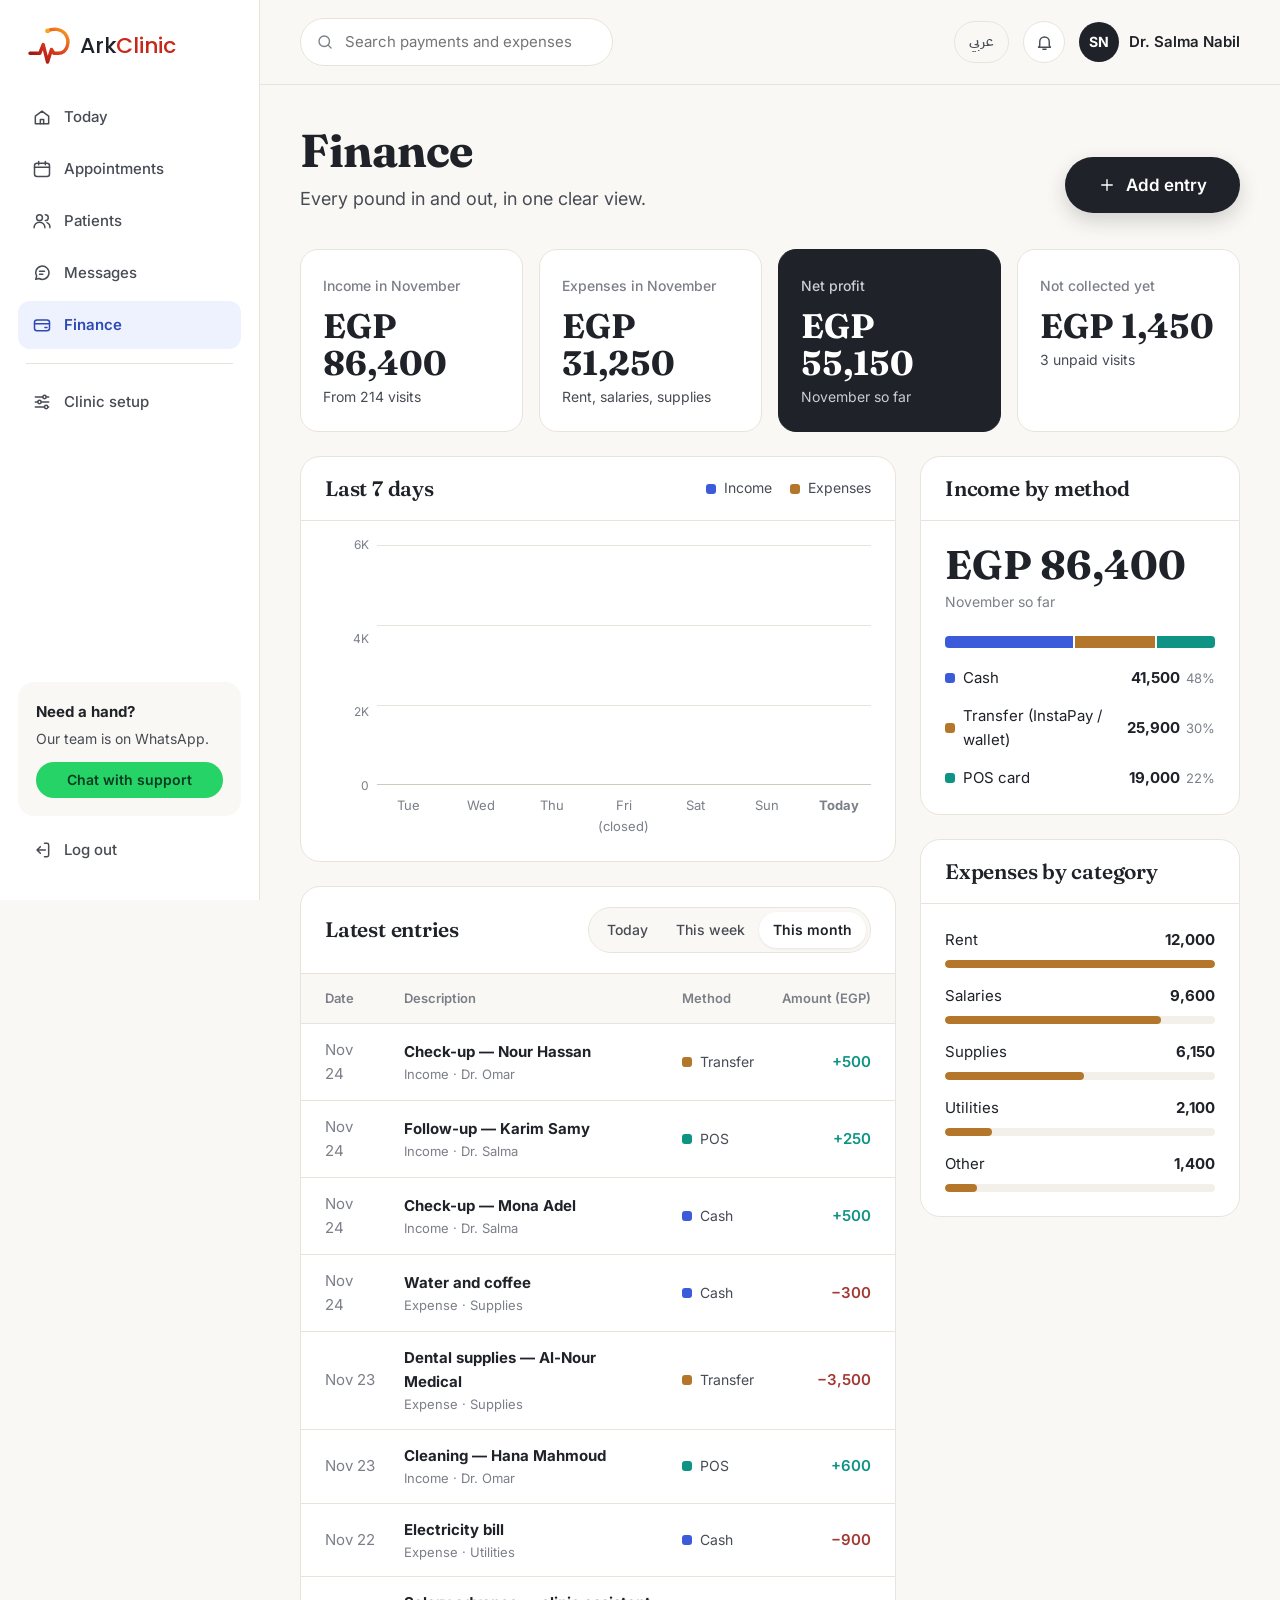
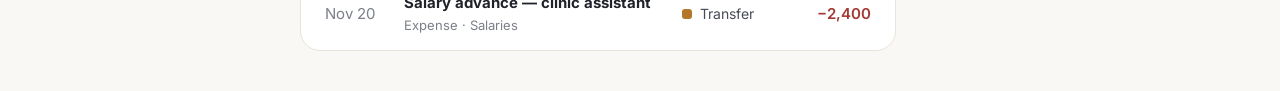
<file: finance.html>
<!doctype html>
<html lang="en" dir="ltr">
<head>
  <meta charset="utf-8">
  <meta name="viewport" content="width=device-width, initial-scale=1">
  <title data-ar="الحسابات — آرك كلينك">Finance — ArkClinic</title>
  <link rel="icon" href="assets/img/logo-mark.svg" type="image/svg+xml">
  <link rel="preconnect" href="https://fonts.googleapis.com">
  <link rel="preconnect" href="https://fonts.gstatic.com" crossorigin>
  <link href="https://fonts.googleapis.com/css2?family=Fraunces:opsz,wght@9..144,600;9..144,700&family=IBM+Plex+Sans+Arabic:wght@400;500;600;700&family=Inter:wght@400;500;600&family=Poppins:wght@400;500&display=swap" rel="stylesheet">
  <link rel="stylesheet" href="assets/css/style.css?v=29">
  <script src="assets/js/main.js?v=5" defer></script>
</head>
<body>
<div class="app">

  <!-- ============ Sidebar menu ============ -->
  <aside class="sidebar">
    <a class="logo" href="dashboard.html" aria-label="ArkClinic">
      <svg viewBox="0 0 90 80" fill="none" aria-hidden="true"><defs><linearGradient id="ark-pulse-1" x1="0" y1="1" x2="1" y2="0"><stop offset="0" stop-color="#7A140E"/><stop offset=".35" stop-color="#C8281A"/><stop offset=".7" stop-color="#E8571E"/><stop offset="1" stop-color="#F5A623"/></linearGradient></defs><path d="M4 56H24L31 38L40 74L48 48L53 56H62C80 56 88 32 76 16C68 6 52 4 40 10" stroke="url(#ark-pulse-1)" stroke-width="7" stroke-linecap="round" stroke-linejoin="round"/><circle cx="40" cy="10" r="5" fill="#F5A623"/></svg>
      <span>Ark<b>Clinic</b></span>
    </a>
    <nav class="side-nav" aria-label="App">
      <a href="dashboard.html"><svg viewBox="0 0 24 24" class="ic"><path d="M4 11l8-6 8 6v9H4z"/><path d="M10 20v-5h4v5"/></svg><span data-ar="اليوم">Today</span></a>
      <a class="hide-sm" href="dashboard.html#schedule"><svg viewBox="0 0 24 24" class="ic"><rect x="3" y="5" width="18" height="16" rx="3"/><path d="M3 10h18M8 3v4M16 3v4"/></svg><span data-ar="المواعيد">Appointments</span></a>
      <a class="hide-sm" href="dashboard.html#schedule"><svg viewBox="0 0 24 24" class="ic"><circle cx="9" cy="8" r="3.5"/><path d="M2.5 20a6.5 6.5 0 0 1 13 0M16 4.5a3.5 3.5 0 0 1 0 7M18 14a6 6 0 0 1 3.5 6"/></svg><span data-ar="المرضى">Patients</span></a>
      <a href="setup.html#messages"><svg viewBox="0 0 24 24" class="ic"><path d="M4.5 19.5l1.1-3.6A8 8 0 1 1 8.4 18.6z"/><path d="M9 10h6M9 13.5h4"/></svg><span data-ar="الرسائل">Messages</span></a>
      <a class="active" href="finance.html"><svg viewBox="0 0 24 24" class="ic"><rect x="3" y="6" width="18" height="13" rx="3"/><path d="M3 10.5h18M15.5 15h2.5"/></svg><span data-ar="الحسابات">Finance</span></a>
      <div class="sep"></div>
      <a href="setup.html"><svg viewBox="0 0 24 24" class="ic"><path d="M4 6h9M17 6h3M4 12h3M11 12h9M4 18h11M19 18h1"/><circle cx="15" cy="6" r="2"/><circle cx="9" cy="12" r="2"/><circle cx="17" cy="18" r="2"/></svg><span data-ar="إعداد العيادة">Clinic setup</span></a>
    </nav>
    <div class="side-foot">
      <div class="side-help">
        <strong data-ar="محتاج مساعدة؟">Need a hand?</strong>
        <p data-ar="فريقنا متاح على واتساب.">Our team is on WhatsApp.</p>
        <a class="btn btn-wa" href="https://wa.me/201000000000" target="_blank" rel="noopener" data-ar="كلّم الدعم">Chat with support</a>
      </div>
      <nav class="side-nav"><a href="index.html"><svg viewBox="0 0 24 24" class="ic flip"><path d="M15 4h3a2 2 0 0 1 2 2v12a2 2 0 0 1-2 2h-3M10 16l-4-4 4-4M6 12h10"/></svg><span data-ar="تسجيل الخروج">Log out</span></a></nav>
    </div>
  </aside>

  <div class="main">
    <header class="topbar">
      <label class="search">
        <span class="sr-only">Search</span>
        <svg viewBox="0 0 24 24" class="ic"><circle cx="11" cy="11" r="7"/><path d="M20 20l-3.5-3.5"/></svg>
        <input type="search" placeholder="Search payments and expenses" data-ar-ph="ابحث في المدفوعات والمصروفات">
      </label>
      <div class="spacer"></div>
      <button class="lang-btn" type="button" data-lang-toggle>عربي</button>
      <button class="icon-btn" type="button" aria-label="Notifications"><svg viewBox="0 0 24 24" class="ic"><path d="M6 16V11a6 6 0 0 1 12 0v5l1.5 2h-15zM10 20.5h4"/></svg></button>
      <div class="me"><span class="avatar">SN</span><span data-ar="د. سلمى نبيل">Dr. Salma Nabil</span></div>
    </header>

    <main class="page">
      <div class="page-head">
        <div>
          <h1 data-ar="الحسابات">Finance</h1>
          <p data-ar="كل جنيه داخل وخارج، في صفحة واحدة واضحة.">Every pound in and out, in one clear view.</p>
        </div>
        <a class="btn btn-primary btn-lg" href="#entries">
          <svg viewBox="0 0 24 24" class="ic"><path d="M12 5v14M5 12h14"/></svg>
          <span data-ar="إضافة حركة">Add entry</span>
        </a>
      </div>

      <!-- ============ Month at a glance ============ -->
      <section class="kpis" aria-label="November at a glance">
        <div class="kpi"><span data-ar="إيرادات نوفمبر">Income in November</span><strong data-ar="86,400 ج.م">EGP 86,400</strong><small data-ar="من 214 زيارة">From 214 visits</small></div>
        <div class="kpi"><span data-ar="مصروفات نوفمبر">Expenses in November</span><strong data-ar="31,250 ج.م">EGP 31,250</strong><small data-ar="إيجار ومرتبات ومستلزمات">Rent, salaries, supplies</small></div>
        <div class="kpi dark"><span data-ar="صافي الربح">Net profit</span><strong data-ar="55,150 ج.م">EGP 55,150</strong><small data-ar="لشهر نوفمبر حتى الآن">November so far</small></div>
        <div class="kpi"><span data-ar="مبالغ لم تُحصّل">Not collected yet</span><strong data-ar="1,450 ج.م">EGP 1,450</strong><small data-ar="3 زيارات بدون دفع">3 unpaid visits</small></div>
      </section>

      <div class="grid-2">
        <div>
          <!-- ============ Last 7 days chart ============ -->
          <section class="panel">
            <div class="panel-head">
              <h2 data-ar="آخر 7 أيام">Last 7 days</h2>
              <div class="chart-legend">
                <span style="--c:#3B5BDB" data-ar="إيرادات">Income</span>
                <span style="--c:#B4762A" data-ar="مصروفات">Expenses</span>
              </div>
            </div>
            <div class="panel-body chart">
              <div class="bars" role="img" aria-label="Income and expenses for the last 7 days, in EGP. Full figures in the entries table below.">
                <div class="grid-lines" aria-hidden="true"><i></i><i></i><i></i><i></i></div>
                <div class="axis" aria-hidden="true"><span>6K</span><span>4K</span><span>2K</span><span>0</span></div>
                <div class="day"><i class="b inc" style="height:65%" data-tip="Income 3,900" data-ar-tip="إيرادات 3,900"></i><i class="b exp" style="height:20%" data-tip="Expenses 1,200" data-ar-tip="مصروفات 1,200"></i></div>
                <div class="day"><i class="b inc" style="height:76.7%" data-tip="Income 4,600" data-ar-tip="إيرادات 4,600"></i><i class="b exp" style="height:10%" data-tip="Expenses 600" data-ar-tip="مصروفات 600"></i></div>
                <div class="day"><i class="b inc" style="height:86.7%" data-tip="Income 5,200" data-ar-tip="إيرادات 5,200"></i><i class="b exp" style="height:40%" data-tip="Expenses 2,400" data-ar-tip="مصروفات 2,400"></i></div>
                <div class="day"></div>
                <div class="day"><i class="b inc" style="height:96.7%" data-tip="Income 5,800" data-ar-tip="إيرادات 5,800"></i><i class="b exp" style="height:15%" data-tip="Expenses 900" data-ar-tip="مصروفات 900"></i></div>
                <div class="day"><i class="b inc" style="height:71.7%" data-tip="Income 4,300" data-ar-tip="إيرادات 4,300"></i><i class="b exp" style="height:58.3%" data-tip="Expenses 3,500" data-ar-tip="مصروفات 3,500"></i></div>
                <div class="day"><i class="b inc" style="height:20.8%" data-tip="Income 1,250" data-ar-tip="إيرادات 1,250"></i><i class="b exp" style="height:5%" data-tip="Expenses 300" data-ar-tip="مصروفات 300"></i></div>
              </div>
              <div class="days" aria-hidden="true">
                <span></span>
                <span data-ar="ثلاثاء">Tue</span><span data-ar="أربعاء">Wed</span><span data-ar="خميس">Thu</span><span data-ar="جمعة (مغلق)">Fri (closed)</span><span data-ar="سبت">Sat</span><span data-ar="أحد">Sun</span><span data-ar="اليوم"><b>Today</b></span>
              </div>
            </div>
          </section>

          <!-- ============ Entries ============ -->
          <section class="panel" id="entries">
            <div class="panel-head">
              <h2 data-ar="آخر الحركات">Latest entries</h2>
              <div class="seg" role="group" aria-label="Period">
                <button type="button" data-ar="اليوم">Today</button>
                <button type="button" data-ar="الأسبوع">This week</button>
                <button class="on" type="button" data-ar="الشهر">This month</button>
              </div>
            </div>
            <div class="table-wrap">
              <table class="stack-sm">
                <thead>
                  <tr>
                    <th data-ar="التاريخ">Date</th>
                    <th data-ar="البيان">Description</th>
                    <th data-ar="الطريقة">Method</th>
                    <th class="amt" data-ar="المبلغ (ج.م)">Amount (EGP)</th>
                  </tr>
                </thead>
                <tbody>
                  <tr>
                    <td class="muted" data-hide-sm data-ar="24 نوفمبر">Nov 24</td>
                    <td><strong data-ar="كشف — نور حسن">Check-up — Nour Hassan</strong><div class="sub muted" data-ar="إيراد · د. عمر">Income · Dr. Omar</div></td>
                    <td data-hide-sm><span class="method" style="--c:#B4762A" data-ar="تحويل">Transfer</span></td>
                    <td class="amt plus">+500</td>
                  </tr>
                  <tr>
                    <td class="muted" data-hide-sm data-ar="24 نوفمبر">Nov 24</td>
                    <td><strong data-ar="استشارة — كريم سامي">Follow-up — Karim Samy</strong><div class="sub muted" data-ar="إيراد · د. سلمى">Income · Dr. Salma</div></td>
                    <td data-hide-sm><span class="method" style="--c:#0E9384">POS</span></td>
                    <td class="amt plus">+250</td>
                  </tr>
                  <tr>
                    <td class="muted" data-hide-sm data-ar="24 نوفمبر">Nov 24</td>
                    <td><strong data-ar="كشف — منى عادل">Check-up — Mona Adel</strong><div class="sub muted" data-ar="إيراد · د. سلمى">Income · Dr. Salma</div></td>
                    <td data-hide-sm><span class="method" style="--c:#3B5BDB" data-ar="نقدي">Cash</span></td>
                    <td class="amt plus">+500</td>
                  </tr>
                  <tr>
                    <td class="muted" data-hide-sm data-ar="24 نوفمبر">Nov 24</td>
                    <td><strong data-ar="مياه وقهوة للعيادة">Water and coffee</strong><div class="sub muted" data-ar="مصروف · مستلزمات">Expense · Supplies</div></td>
                    <td data-hide-sm><span class="method" style="--c:#3B5BDB" data-ar="نقدي">Cash</span></td>
                    <td class="amt minus">−300</td>
                  </tr>
                  <tr>
                    <td class="muted" data-hide-sm data-ar="23 نوفمبر">Nov 23</td>
                    <td><strong data-ar="مستلزمات أسنان — النور الطبية">Dental supplies — Al-Nour Medical</strong><div class="sub muted" data-ar="مصروف · مستلزمات">Expense · Supplies</div></td>
                    <td data-hide-sm><span class="method" style="--c:#B4762A" data-ar="تحويل">Transfer</span></td>
                    <td class="amt minus">−3,500</td>
                  </tr>
                  <tr>
                    <td class="muted" data-hide-sm data-ar="23 نوفمبر">Nov 23</td>
                    <td><strong data-ar="تنظيف أسنان — هنا محمود">Cleaning — Hana Mahmoud</strong><div class="sub muted" data-ar="إيراد · د. عمر">Income · Dr. Omar</div></td>
                    <td data-hide-sm><span class="method" style="--c:#0E9384">POS</span></td>
                    <td class="amt plus">+600</td>
                  </tr>
                  <tr>
                    <td class="muted" data-hide-sm data-ar="22 نوفمبر">Nov 22</td>
                    <td><strong data-ar="فاتورة الكهرباء">Electricity bill</strong><div class="sub muted" data-ar="مصروف · مرافق">Expense · Utilities</div></td>
                    <td data-hide-sm><span class="method" style="--c:#3B5BDB" data-ar="نقدي">Cash</span></td>
                    <td class="amt minus">−900</td>
                  </tr>
                  <tr>
                    <td class="muted" data-hide-sm data-ar="20 نوفمبر">Nov 20</td>
                    <td><strong data-ar="سلفة مرتب — مساعدة العيادة">Salary advance — clinic assistant</strong><div class="sub muted" data-ar="مصروف · مرتبات">Expense · Salaries</div></td>
                    <td data-hide-sm><span class="method" style="--c:#B4762A" data-ar="تحويل">Transfer</span></td>
                    <td class="amt minus">−2,400</td>
                  </tr>
                </tbody>
              </table>
            </div>
          </section>
        </div>

        <div>
          <!-- ============ Income by method ============ -->
          <section class="panel">
            <div class="panel-head"><h2 data-ar="الإيرادات حسب طريقة الدفع">Income by method</h2></div>
            <div class="panel-body">
              <div class="money-total" data-ar="86,400 ج.م">EGP 86,400</div>
              <div class="money-sub" data-ar="نوفمبر حتى الآن">November so far</div>
              <div class="stack" role="img" aria-label="Cash 41,500, Transfer 25,900, POS 19,000">
                <i style="flex:41500;background:#3B5BDB"></i><i style="flex:25900;background:#B4762A"></i><i style="flex:19000;background:#0E9384"></i>
              </div>
              <div class="money-rows">
                <div class="money-row"><span class="method" style="--c:#3B5BDB" data-ar="نقدي">Cash</span><span><strong>41,500</strong><em>48%</em></span></div>
                <div class="money-row"><span class="method" style="--c:#B4762A" data-ar="تحويل (إنستاباي / محفظة)">Transfer (InstaPay / wallet)</span><span><strong>25,900</strong><em>30%</em></span></div>
                <div class="money-row"><span class="method" style="--c:#0E9384" data-ar="ماكينة POS">POS card</span><span><strong>19,000</strong><em>22%</em></span></div>
              </div>
            </div>
          </section>

          <!-- ============ Expenses by category ============ -->
          <section class="panel">
            <div class="panel-head"><h2 data-ar="المصروفات حسب البند">Expenses by category</h2></div>
            <div class="panel-body">
              <div class="cat-rows">
                <div class="cat"><div class="money-row"><span data-ar="الإيجار">Rent</span><strong>12,000</strong></div><div class="cat-bar"><i style="width:100%"></i></div></div>
                <div class="cat"><div class="money-row"><span data-ar="المرتبات">Salaries</span><strong>9,600</strong></div><div class="cat-bar"><i style="width:80%"></i></div></div>
                <div class="cat"><div class="money-row"><span data-ar="المستلزمات">Supplies</span><strong>6,150</strong></div><div class="cat-bar"><i style="width:51.3%"></i></div></div>
                <div class="cat"><div class="money-row"><span data-ar="المرافق">Utilities</span><strong>2,100</strong></div><div class="cat-bar"><i style="width:17.5%"></i></div></div>
                <div class="cat"><div class="money-row"><span data-ar="أخرى">Other</span><strong>1,400</strong></div><div class="cat-bar"><i style="width:11.7%"></i></div></div>
              </div>
            </div>
          </section>
        </div>
      </div>
    </main>
  </div>
</div>
</body>
</html>
</file>
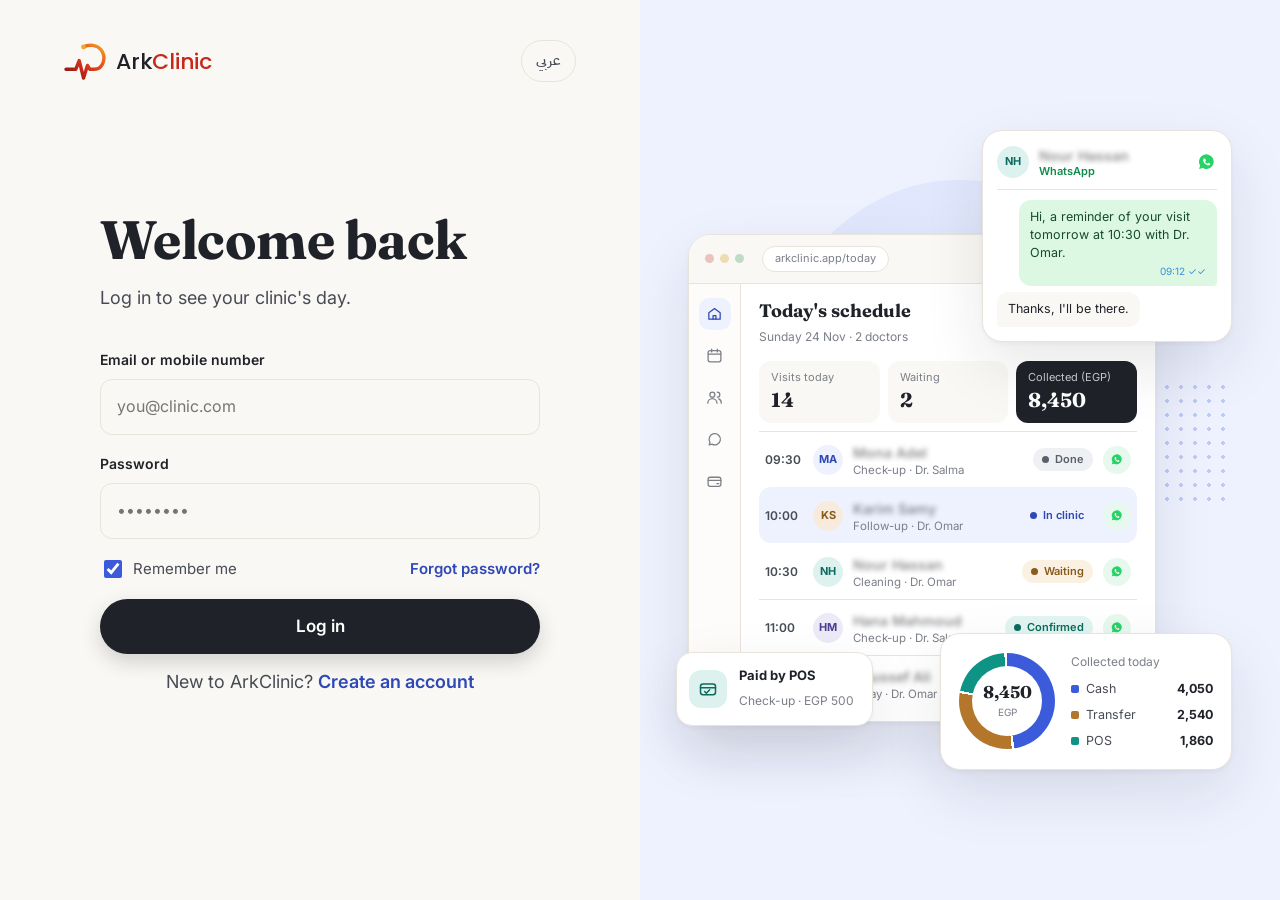
<file: login.html>
<!doctype html>
<html lang="en" dir="ltr">
<head>
  <meta charset="utf-8">
  <meta name="viewport" content="width=device-width, initial-scale=1">
  <title data-ar="تسجيل الدخول — آرك كلينك">Log in — ArkClinic</title>
  <link rel="icon" href="assets/img/logo-mark.svg" type="image/svg+xml">
  <link rel="preconnect" href="https://fonts.googleapis.com">
  <link rel="preconnect" href="https://fonts.gstatic.com" crossorigin>
  <link href="https://fonts.googleapis.com/css2?family=Fraunces:opsz,wght@9..144,600;9..144,700&family=IBM+Plex+Sans+Arabic:wght@400;500;600;700&family=Inter:wght@400;500;600&family=Poppins:wght@400;500&display=swap" rel="stylesheet">
  <link rel="stylesheet" href="assets/css/style.css?v=29">
  <script src="assets/js/main.js?v=5" defer></script>
</head>
<body>
<div class="auth">
  <div class="auth-form">
    <div class="top">
      <a class="logo" href="index.html" aria-label="ArkClinic home">
        <svg viewBox="0 0 90 80" fill="none" aria-hidden="true"><defs><linearGradient id="ark-pulse-1" x1="0" y1="1" x2="1" y2="0"><stop offset="0" stop-color="#7A140E"/><stop offset=".35" stop-color="#C8281A"/><stop offset=".7" stop-color="#E8571E"/><stop offset="1" stop-color="#F5A623"/></linearGradient></defs><path d="M4 56H24L31 38L40 74L48 48L53 56H62C80 56 88 32 76 16C68 6 52 4 40 10" stroke="url(#ark-pulse-1)" stroke-width="7" stroke-linecap="round" stroke-linejoin="round"/><circle cx="40" cy="10" r="5" fill="#F5A623"/></svg>
        <span>Ark<b>Clinic</b></span>
      </a>
      <button class="lang-btn" type="button" data-lang-toggle>عربي</button>
    </div>

    <div class="auth-body">
      <h1 data-ar="أهلاً بعودتك">Welcome back</h1>
      <p data-ar="سجّل الدخول لتشاهد يوم عيادتك.">Log in to see your clinic's day.</p>

      <!-- Mockup: the form opens the dashboard. Connect to your real login later. -->
      <form action="dashboard.html" method="get">
        <div class="field">
          <label for="l-user" data-ar="البريد الإلكتروني أو رقم الموبايل">Email or mobile number</label>
          <input id="l-user" type="text" required autocomplete="username" placeholder="you@clinic.com" data-ar-ph="you@clinic.com">
        </div>
        <div class="field">
          <label for="l-pass" data-ar="كلمة المرور">Password</label>
          <input id="l-pass" type="password" required autocomplete="current-password" placeholder="••••••••">
        </div>
        <div class="row-between">
          <label class="check"><input type="checkbox" checked> <span data-ar="تذكرني">Remember me</span></label>
          <a class="link" href="mailto:egypt@arkdev.net?subject=ArkClinic%20password%20reset" data-ar="نسيت كلمة المرور؟">Forgot password?</a>
        </div>
        <button class="btn btn-primary btn-lg btn-block" type="submit" data-ar="تسجيل الدخول">Log in</button>
      </form>

      <p class="auth-alt"><span data-ar="عيادتك جديدة على آرك كلينك؟">New to ArkClinic?</span> <a class="link" href="signup.html" data-ar="أنشئ حسابًا">Create an account</a></p>
    </div>
  </div>

  <div class="auth-art" aria-hidden="true">
      <div class="scene" aria-hidden="true">
        <div class="scene-blob"></div>
        <div class="scene-dots"></div>

        <div class="win">
          <div class="win-bar"><i></i><i></i><i></i><span class="url">arkclinic.app/today</span></div>
          <div class="win-body">
            <div class="win-side">
              <span class="on"><svg viewBox="0 0 24 24" class="ic"><path d="M4 11l8-6 8 6v9H4z"/><path d="M10 20v-5h4v5"/></svg></span>
              <span><svg viewBox="0 0 24 24" class="ic"><rect x="3" y="5" width="18" height="16" rx="3"/><path d="M3 10h18M8 3v4M16 3v4"/></svg></span>
              <span><svg viewBox="0 0 24 24" class="ic"><circle cx="9" cy="8" r="3.5"/><path d="M2.5 20a6.5 6.5 0 0 1 13 0M16 4.5a3.5 3.5 0 0 1 0 7M18 14a6 6 0 0 1 3.5 6"/></svg></span>
              <span><svg viewBox="0 0 24 24" class="ic"><path d="M4.5 19.5l1.1-3.6A8 8 0 1 1 8.4 18.6z"/></svg></span>
              <span><svg viewBox="0 0 24 24" class="ic"><rect x="3" y="6" width="18" height="13" rx="3"/><path d="M3 10.5h18M15.5 15h2.5"/></svg></span>
            </div>
            <div class="win-main">
              <div class="win-head">
                <div><strong data-ar="جدول اليوم">Today's schedule</strong><small data-ar="الأحد 24 نوفمبر · طبيبان">Sunday 24 Nov · 2 doctors</small></div>
                <span class="mini-btn" data-ar="+ حجز جديد">+ New booking</span>
              </div>
              <div class="win-kpis">
                <div><small data-ar="زيارات اليوم">Visits today</small><b>14</b></div>
                <div><small data-ar="في الانتظار">Waiting</small><b>2</b></div>
                <div class="dark"><small data-ar="التحصيل (ج.م)">Collected (EGP)</small><b>8,450</b></div>
              </div>
              <div class="appt">
                <time>09:30</time><span class="avatar">MA</span>
                <div class="appt-who"><span class="dim" data-ar="منى عادل">Mona Adel</span><small data-ar="كشف · د. سلمى">Check-up · Dr. Salma</small></div>
                <span class="pill done" data-ar="تم">Done</span>
                <span class="wa-dot"><svg viewBox="0 0 24 24"><path d="M4.5 19.5l1.1-3.6A8 8 0 1 1 8.4 18.6z" fill="#25D366"/><path d="M9.3 8.7c.2-.5.5-.6.8-.6h.5c.2 0 .4 0 .5.4l.7 1.6c.1.2.1.4 0 .6l-.5.6c-.1.2-.2.3 0 .6.4.7 1 1.3 1.6 1.7.3.2.6.3.8.1l.6-.7c.2-.2.3-.2.5-.1l1.5.7c.3.1.4.2.4.4 0 .7-.4 1.4-1.1 1.6-.8.3-2 .2-3.6-.8-1.5-1-2.6-2.4-3-3.5-.3-.9-.1-1.9.3-2.4z" fill="#fff"/></svg></span>
              </div>
              <div class="appt now">
                <time>10:00</time><span class="avatar a2">KS</span>
                <div class="appt-who"><span class="dim" data-ar="كريم سامي">Karim Samy</span><small data-ar="استشارة · د. عمر">Follow-up · Dr. Omar</small></div>
                <span class="pill in" data-ar="في الكشف">In clinic</span>
                <span class="wa-dot"><svg viewBox="0 0 24 24"><path d="M4.5 19.5l1.1-3.6A8 8 0 1 1 8.4 18.6z" fill="#25D366"/><path d="M9.3 8.7c.2-.5.5-.6.8-.6h.5c.2 0 .4 0 .5.4l.7 1.6c.1.2.1.4 0 .6l-.5.6c-.1.2-.2.3 0 .6.4.7 1 1.3 1.6 1.7.3.2.6.3.8.1l.6-.7c.2-.2.3-.2.5-.1l1.5.7c.3.1.4.2.4.4 0 .7-.4 1.4-1.1 1.6-.8.3-2 .2-3.6-.8-1.5-1-2.6-2.4-3-3.5-.3-.9-.1-1.9.3-2.4z" fill="#fff"/></svg></span>
              </div>
              <div class="appt">
                <time>10:30</time><span class="avatar a3">NH</span>
                <div class="appt-who"><span class="dim" data-ar="نور حسن">Nour Hassan</span><small data-ar="تنظيف أسنان · د. عمر">Cleaning · Dr. Omar</small></div>
                <span class="pill wait" data-ar="في الانتظار">Waiting</span>
                <span class="wa-dot"><svg viewBox="0 0 24 24"><path d="M4.5 19.5l1.1-3.6A8 8 0 1 1 8.4 18.6z" fill="#25D366"/><path d="M9.3 8.7c.2-.5.5-.6.8-.6h.5c.2 0 .4 0 .5.4l.7 1.6c.1.2.1.4 0 .6l-.5.6c-.1.2-.2.3 0 .6.4.7 1 1.3 1.6 1.7.3.2.6.3.8.1l.6-.7c.2-.2.3-.2.5-.1l1.5.7c.3.1.4.2.4.4 0 .7-.4 1.4-1.1 1.6-.8.3-2 .2-3.6-.8-1.5-1-2.6-2.4-3-3.5-.3-.9-.1-1.9.3-2.4z" fill="#fff"/></svg></span>
              </div>
              <div class="appt">
                <time>11:00</time><span class="avatar a4">HM</span>
                <div class="appt-who"><span class="dim" data-ar="هنا محمود">Hana Mahmoud</span><small data-ar="كشف · د. سلمى">Check-up · Dr. Salma</small></div>
                <span class="pill ok" data-ar="مؤكد">Confirmed</span>
                <span class="wa-dot"><svg viewBox="0 0 24 24"><path d="M4.5 19.5l1.1-3.6A8 8 0 1 1 8.4 18.6z" fill="#25D366"/><path d="M9.3 8.7c.2-.5.5-.6.8-.6h.5c.2 0 .4 0 .5.4l.7 1.6c.1.2.1.4 0 .6l-.5.6c-.1.2-.2.3 0 .6.4.7 1 1.3 1.6 1.7.3.2.6.3.8.1l.6-.7c.2-.2.3-.2.5-.1l1.5.7c.3.1.4.2.4.4 0 .7-.4 1.4-1.1 1.6-.8.3-2 .2-3.6-.8-1.5-1-2.6-2.4-3-3.5-.3-.9-.1-1.9.3-2.4z" fill="#fff"/></svg></span>
              </div>
              <div class="appt">
                <time>11:30</time><span class="avatar">YA</span>
                <div class="appt-who"><span class="dim" data-ar="يوسف علي">Youssef Ali</span><small data-ar="أشعة · د. عمر">X-ray · Dr. Omar</small></div>
                <span class="pill ok" data-ar="مؤكد">Confirmed</span>
                <span class="wa-dot"><svg viewBox="0 0 24 24"><path d="M4.5 19.5l1.1-3.6A8 8 0 1 1 8.4 18.6z" fill="#25D366"/><path d="M9.3 8.7c.2-.5.5-.6.8-.6h.5c.2 0 .4 0 .5.4l.7 1.6c.1.2.1.4 0 .6l-.5.6c-.1.2-.2.3 0 .6.4.7 1 1.3 1.6 1.7.3.2.6.3.8.1l.6-.7c.2-.2.3-.2.5-.1l1.5.7c.3.1.4.2.4.4 0 .7-.4 1.4-1.1 1.6-.8.3-2 .2-3.6-.8-1.5-1-2.6-2.4-3-3.5-.3-.9-.1-1.9.3-2.4z" fill="#fff"/></svg></span>
              </div>
            </div>
          </div>
        </div>

        <!-- WhatsApp reminder -->
        <div class="float chat">
          <div class="chat-head">
            <span class="avatar a3">NH</span>
            <div><span class="dim" data-ar="نور حسن">Nour Hassan</span><small data-ar="واتساب">WhatsApp</small></div>
            <svg viewBox="0 0 24 24"><path d="M4.5 19.5l1.1-3.6A8 8 0 1 1 8.4 18.6z" fill="#25D366"/><path d="M9.3 8.7c.2-.5.5-.6.8-.6h.5c.2 0 .4 0 .5.4l.7 1.6c.1.2.1.4 0 .6l-.5.6c-.1.2-.2.3 0 .6.4.7 1 1.3 1.6 1.7.3.2.6.3.8.1l.6-.7c.2-.2.3-.2.5-.1l1.5.7c.3.1.4.2.4.4 0 .7-.4 1.4-1.1 1.6-.8.3-2 .2-3.6-.8-1.5-1-2.6-2.4-3-3.5-.3-.9-.1-1.9.3-2.4z" fill="#fff"/></svg>
          </div>
          <div class="msg out"><span data-ar="أهلاً، تذكير بموعدك بكرة الساعة 10:30 مع د. عمر.">Hi, a reminder of your visit tomorrow at 10:30 with Dr. Omar.</span><span class="tick">09:12 ✓✓</span></div>
          <div class="msg in" data-ar="شكرًا، هكون موجود.">Thanks, I'll be there.</div>
        </div>

        <!-- Money by payment method -->
        <div class="float money">
          <div class="donut"><div><b>8,450</b><small data-ar="ج.م">EGP</small></div></div>
          <div class="money-legend">
            <small data-ar="تحصيل اليوم">Collected today</small>
            <span style="--c:#3B5BDB"><em data-ar="نقدي">Cash</em><b>4,050</b></span>
            <span style="--c:#B4762A"><em data-ar="تحويل">Transfer</em><b>2,540</b></span>
            <span style="--c:#0E9384"><em>POS</em><b>1,860</b></span>
          </div>
        </div>

        <!-- Payment toast -->
        <div class="float toast">
          <span class="toast-ic"><svg viewBox="0 0 24 24" class="ic"><rect x="3" y="6" width="18" height="13" rx="3"/><path d="M3 10.5h18M8 15l2 2 4-4"/></svg></span>
          <div><b data-ar="تم الدفع بالـPOS">Paid by POS</b><small data-ar="كشف · 500 ج.م">Check-up · EGP 500</small></div>
        </div>
      </div>
  </div>
</div>
</body>
</html>
</file>
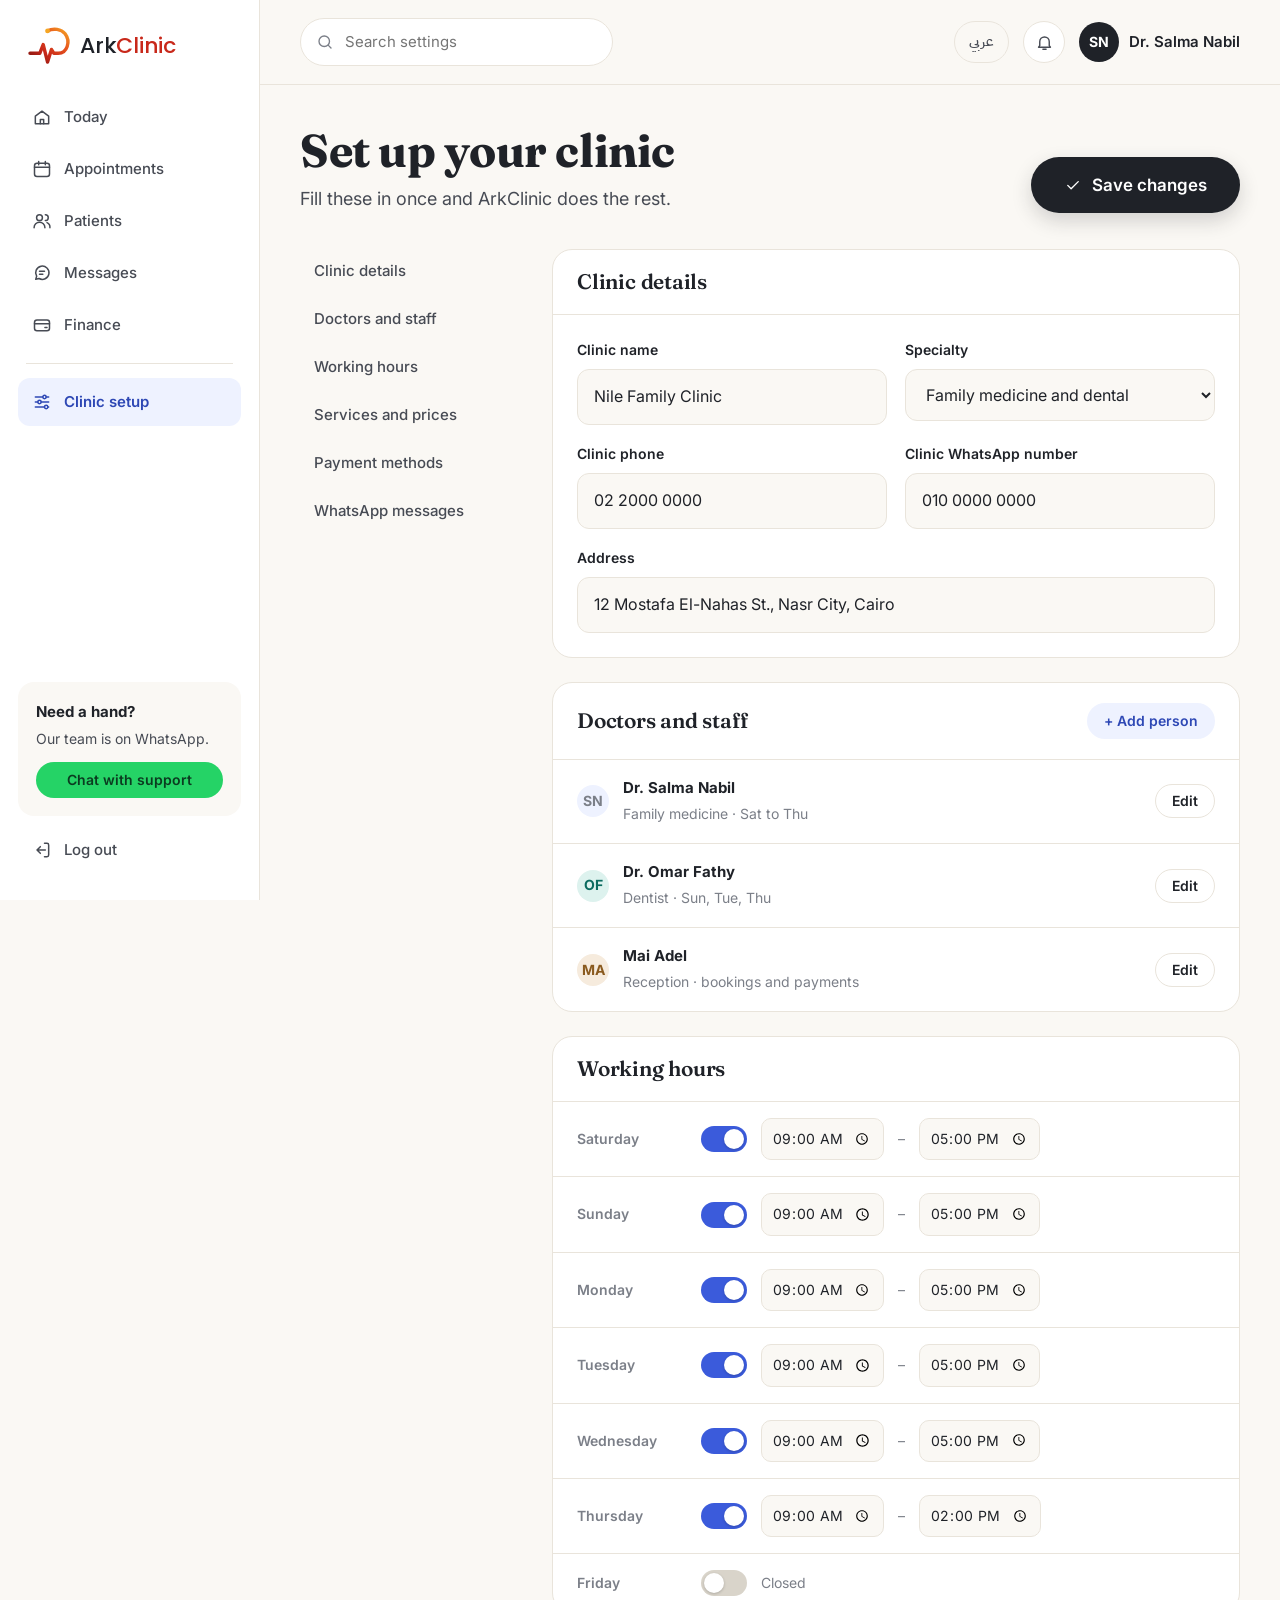
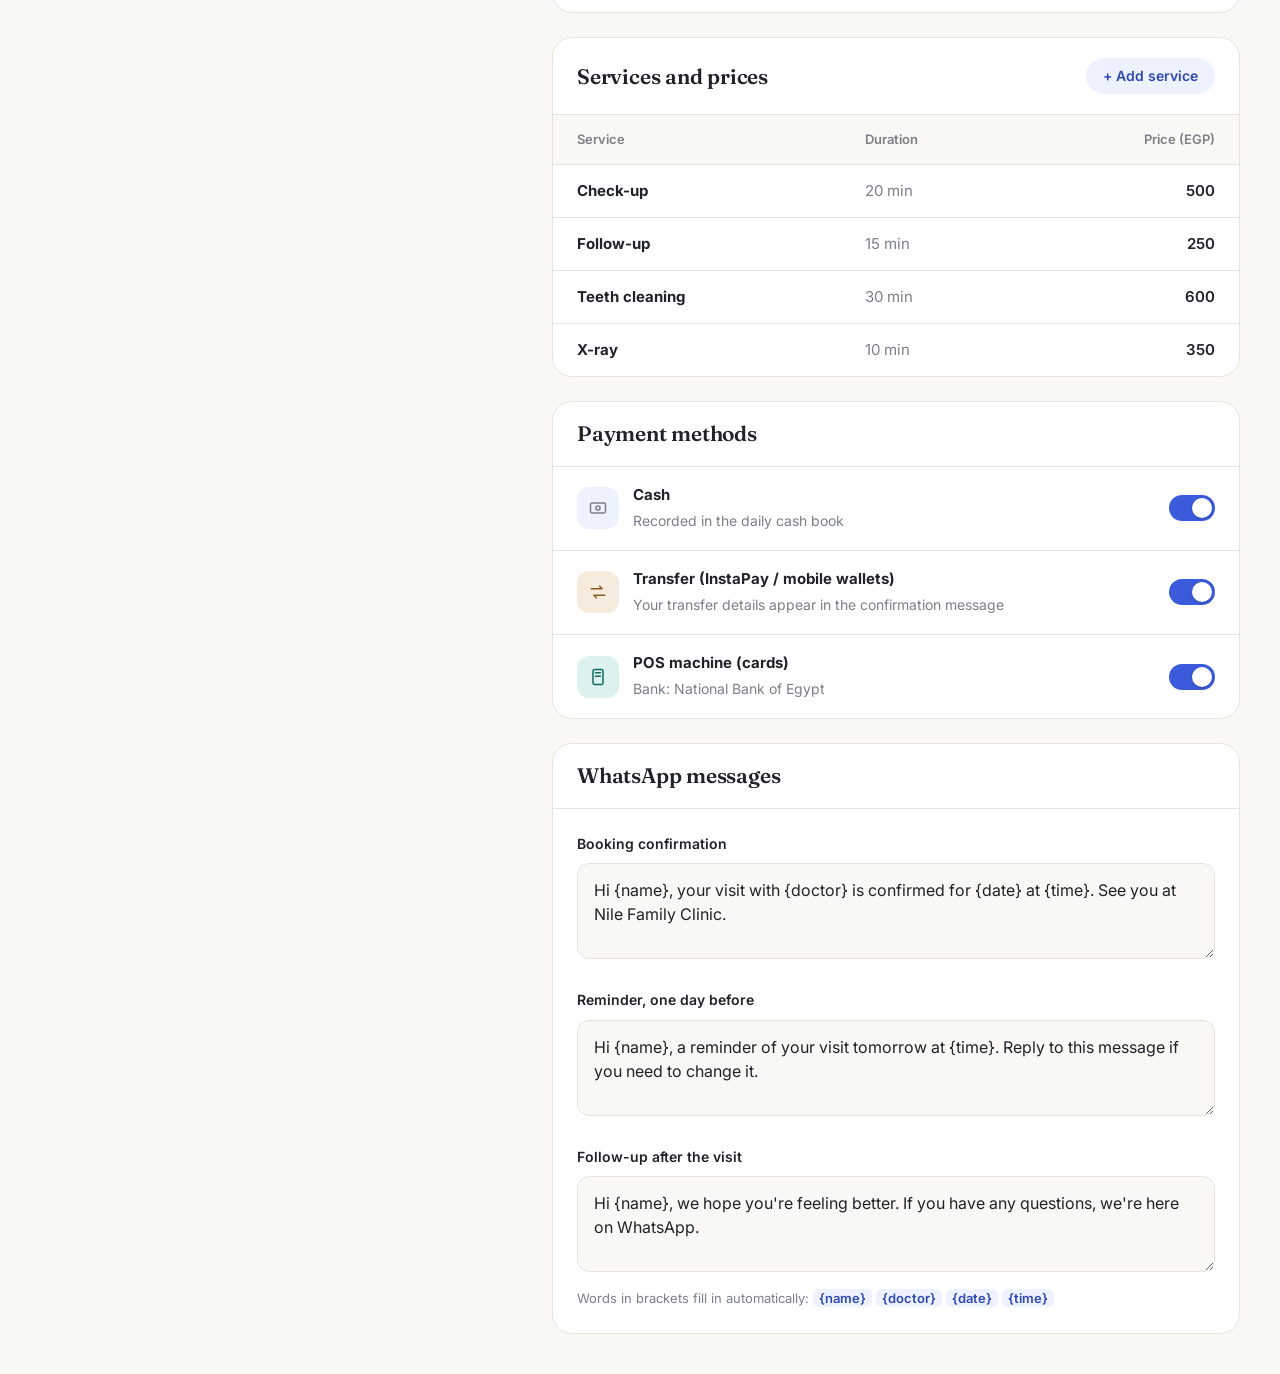
<file: setup.html>
<!doctype html>
<html lang="en" dir="ltr">
<head>
  <meta charset="utf-8">
  <meta name="viewport" content="width=device-width, initial-scale=1">
  <title data-ar="إعداد العيادة — آرك كلينك">Clinic setup — ArkClinic</title>
  <link rel="icon" href="assets/img/logo-mark.svg" type="image/svg+xml">
  <link rel="preconnect" href="https://fonts.googleapis.com">
  <link rel="preconnect" href="https://fonts.gstatic.com" crossorigin>
  <link href="https://fonts.googleapis.com/css2?family=Fraunces:opsz,wght@9..144,600;9..144,700&family=IBM+Plex+Sans+Arabic:wght@400;500;600;700&family=Inter:wght@400;500;600&family=Poppins:wght@400;500&display=swap" rel="stylesheet">
  <link rel="stylesheet" href="assets/css/style.css?v=29">
  <script src="assets/js/main.js?v=5" defer></script>
</head>
<body>
<div class="app">

  <!-- ============ Sidebar menu ============ -->
  <aside class="sidebar">
    <a class="logo" href="dashboard.html" aria-label="ArkClinic">
      <svg viewBox="0 0 90 80" fill="none" aria-hidden="true"><defs><linearGradient id="ark-pulse-1" x1="0" y1="1" x2="1" y2="0"><stop offset="0" stop-color="#7A140E"/><stop offset=".35" stop-color="#C8281A"/><stop offset=".7" stop-color="#E8571E"/><stop offset="1" stop-color="#F5A623"/></linearGradient></defs><path d="M4 56H24L31 38L40 74L48 48L53 56H62C80 56 88 32 76 16C68 6 52 4 40 10" stroke="url(#ark-pulse-1)" stroke-width="7" stroke-linecap="round" stroke-linejoin="round"/><circle cx="40" cy="10" r="5" fill="#F5A623"/></svg>
      <span>Ark<b>Clinic</b></span>
    </a>
    <nav class="side-nav" aria-label="App">
      <a href="dashboard.html"><svg viewBox="0 0 24 24" class="ic"><path d="M4 11l8-6 8 6v9H4z"/><path d="M10 20v-5h4v5"/></svg><span data-ar="اليوم">Today</span></a>
      <a class="hide-sm" href="dashboard.html#schedule"><svg viewBox="0 0 24 24" class="ic"><rect x="3" y="5" width="18" height="16" rx="3"/><path d="M3 10h18M8 3v4M16 3v4"/></svg><span data-ar="المواعيد">Appointments</span></a>
      <a class="hide-sm" href="dashboard.html#schedule"><svg viewBox="0 0 24 24" class="ic"><circle cx="9" cy="8" r="3.5"/><path d="M2.5 20a6.5 6.5 0 0 1 13 0M16 4.5a3.5 3.5 0 0 1 0 7M18 14a6 6 0 0 1 3.5 6"/></svg><span data-ar="المرضى">Patients</span></a>
      <a href="setup.html#messages"><svg viewBox="0 0 24 24" class="ic"><path d="M4.5 19.5l1.1-3.6A8 8 0 1 1 8.4 18.6z"/><path d="M9 10h6M9 13.5h4"/></svg><span data-ar="الرسائل">Messages</span></a>
      <a href="finance.html"><svg viewBox="0 0 24 24" class="ic"><rect x="3" y="6" width="18" height="13" rx="3"/><path d="M3 10.5h18M15.5 15h2.5"/></svg><span data-ar="الحسابات">Finance</span></a>
      <div class="sep"></div>
      <a class="active" href="setup.html"><svg viewBox="0 0 24 24" class="ic"><path d="M4 6h9M17 6h3M4 12h3M11 12h9M4 18h11M19 18h1"/><circle cx="15" cy="6" r="2"/><circle cx="9" cy="12" r="2"/><circle cx="17" cy="18" r="2"/></svg><span data-ar="إعداد العيادة">Clinic setup</span></a>
    </nav>
    <div class="side-foot">
      <div class="side-help">
        <strong data-ar="محتاج مساعدة؟">Need a hand?</strong>
        <p data-ar="فريقنا متاح على واتساب.">Our team is on WhatsApp.</p>
        <a class="btn btn-wa" href="https://wa.me/201000000000" target="_blank" rel="noopener" data-ar="كلّم الدعم">Chat with support</a>
      </div>
      <nav class="side-nav"><a href="index.html"><svg viewBox="0 0 24 24" class="ic flip"><path d="M15 4h3a2 2 0 0 1 2 2v12a2 2 0 0 1-2 2h-3M10 16l-4-4 4-4M6 12h10"/></svg><span data-ar="تسجيل الخروج">Log out</span></a></nav>
    </div>
  </aside>

  <div class="main">
    <header class="topbar">
      <label class="search">
        <span class="sr-only">Search</span>
        <svg viewBox="0 0 24 24" class="ic"><circle cx="11" cy="11" r="7"/><path d="M20 20l-3.5-3.5"/></svg>
        <input type="search" placeholder="Search settings" data-ar-ph="ابحث في الإعدادات">
      </label>
      <div class="spacer"></div>
      <button class="lang-btn" type="button" data-lang-toggle>عربي</button>
      <button class="icon-btn" type="button" aria-label="Notifications"><svg viewBox="0 0 24 24" class="ic"><path d="M6 16V11a6 6 0 0 1 12 0v5l1.5 2h-15zM10 20.5h4"/></svg></button>
      <div class="me"><span class="avatar">SN</span><span data-ar="د. سلمى نبيل">Dr. Salma Nabil</span></div>
    </header>

    <main class="page">
      <div class="page-head">
        <div>
          <h1 data-ar="إعداد عيادتك">Set up your clinic</h1>
          <p data-ar="املأها مرة واحدة، وآرك كلينك يكمل الباقي.">Fill these in once and ArkClinic does the rest.</p>
        </div>
        <a class="btn btn-primary btn-lg" href="dashboard.html">
          <svg viewBox="0 0 24 24" class="ic"><path d="M5 12.5l4.5 4.5L19 7.5"/></svg>
          <span data-ar="حفظ التغييرات">Save changes</span>
        </a>
      </div>

      <div class="setup-layout">
        <nav class="setup-nav" aria-label="Setup sections">
          <a href="#details" data-ar="بيانات العيادة">Clinic details</a>
          <a href="#doctors" data-ar="الأطباء والموظفين">Doctors and staff</a>
          <a href="#hours" data-ar="مواعيد العمل">Working hours</a>
          <a href="#services" data-ar="الخدمات والأسعار">Services and prices</a>
          <a href="#payments" data-ar="طرق الدفع">Payment methods</a>
          <a href="#messages" data-ar="رسائل واتساب">WhatsApp messages</a>
        </nav>

        <div>
          <!-- Clinic details -->
          <section class="panel setup-section" id="details">
            <div class="panel-head"><h2 data-ar="بيانات العيادة">Clinic details</h2></div>
            <div class="panel-body">
              <div class="form-grid">
                <div class="field"><label for="c-name" data-ar="اسم العيادة">Clinic name</label><input id="c-name" type="text" value="Nile Family Clinic"></div>
                <div class="field"><label for="c-spec" data-ar="التخصص">Specialty</label>
                  <select id="c-spec"><option data-ar="طب الأسرة والأسنان">Family medicine and dental</option><option data-ar="أسنان">Dental</option><option data-ar="أطفال">Pediatrics</option><option data-ar="جلدية">Dermatology</option><option data-ar="نساء وتوليد">Obstetrics and gynecology</option><option data-ar="أخرى">Other</option></select>
                </div>
                <div class="field"><label for="c-phone" data-ar="تليفون العيادة">Clinic phone</label><input id="c-phone" type="tel" value="02 2000 0000"></div>
                <div class="field"><label for="c-wa" data-ar="رقم واتساب العيادة">Clinic WhatsApp number</label><input id="c-wa" type="tel" value="010 0000 0000"></div>
                <div class="field full"><label for="c-addr" data-ar="العنوان">Address</label><input id="c-addr" type="text" value="12 Mostafa El-Nahas St., Nasr City, Cairo" data-ar-ph="العنوان"></div>
              </div>
            </div>
          </section>

          <!-- Doctors -->
          <section class="panel setup-section" id="doctors">
            <div class="panel-head">
              <h2 data-ar="الأطباء والموظفين">Doctors and staff</h2>
              <a class="btn btn-soft" href="#doctors" style="padding:10px 16px;font-size:14px"><span data-ar="+ إضافة شخص">+ Add person</span></a>
            </div>
            <div>
              <div class="list-row"><span class="avatar">SN</span><div class="grow"><strong data-ar="د. سلمى نبيل">Dr. Salma Nabil</strong><span data-ar="طب الأسرة · السبت إلى الخميس">Family medicine · Sat to Thu</span></div><a class="btn btn-ghost" href="#doctors" style="padding:9px 16px;font-size:14px" data-ar="تعديل">Edit</a></div>
              <div class="list-row"><span class="avatar a3">OF</span><div class="grow"><strong data-ar="د. عمر فتحي">Dr. Omar Fathy</strong><span data-ar="أسنان · الأحد والثلاثاء والخميس">Dentist · Sun, Tue, Thu</span></div><a class="btn btn-ghost" href="#doctors" style="padding:9px 16px;font-size:14px" data-ar="تعديل">Edit</a></div>
              <div class="list-row"><span class="avatar a2">MA</span><div class="grow"><strong data-ar="مي عادل">Mai Adel</strong><span data-ar="الاستقبال · المواعيد والدفع">Reception · bookings and payments</span></div><a class="btn btn-ghost" href="#doctors" style="padding:9px 16px;font-size:14px" data-ar="تعديل">Edit</a></div>
            </div>
          </section>

          <!-- Hours -->
          <section class="panel setup-section" id="hours">
            <div class="panel-head"><h2 data-ar="مواعيد العمل">Working hours</h2></div>
            <div class="hours">
              <div class="list-row"><span class="day-name" data-ar="السبت">Saturday</span><label class="switch"><input type="checkbox" checked aria-label="Open Saturday"><span></span></label><input type="time" value="09:00" aria-label="From"> <span>–</span> <input type="time" value="17:00" aria-label="To"></div>
              <div class="list-row"><span class="day-name" data-ar="الأحد">Sunday</span><label class="switch"><input type="checkbox" checked aria-label="Open Sunday"><span></span></label><input type="time" value="09:00" aria-label="From"> <span>–</span> <input type="time" value="17:00" aria-label="To"></div>
              <div class="list-row"><span class="day-name" data-ar="الاثنين">Monday</span><label class="switch"><input type="checkbox" checked aria-label="Open Monday"><span></span></label><input type="time" value="09:00" aria-label="From"> <span>–</span> <input type="time" value="17:00" aria-label="To"></div>
              <div class="list-row"><span class="day-name" data-ar="الثلاثاء">Tuesday</span><label class="switch"><input type="checkbox" checked aria-label="Open Tuesday"><span></span></label><input type="time" value="09:00" aria-label="From"> <span>–</span> <input type="time" value="17:00" aria-label="To"></div>
              <div class="list-row"><span class="day-name" data-ar="الأربعاء">Wednesday</span><label class="switch"><input type="checkbox" checked aria-label="Open Wednesday"><span></span></label><input type="time" value="09:00" aria-label="From"> <span>–</span> <input type="time" value="17:00" aria-label="To"></div>
              <div class="list-row"><span class="day-name" data-ar="الخميس">Thursday</span><label class="switch"><input type="checkbox" checked aria-label="Open Thursday"><span></span></label><input type="time" value="09:00" aria-label="From"> <span>–</span> <input type="time" value="14:00" aria-label="To"></div>
              <div class="list-row"><span class="day-name" data-ar="الجمعة">Friday</span><label class="switch"><input type="checkbox" aria-label="Open Friday"><span></span></label><span class="muted" data-ar="مغلق">Closed</span></div>
            </div>
          </section>

          <!-- Services -->
          <section class="panel setup-section" id="services">
            <div class="panel-head">
              <h2 data-ar="الخدمات والأسعار">Services and prices</h2>
              <a class="btn btn-soft" href="#services" style="padding:10px 16px;font-size:14px"><span data-ar="+ إضافة خدمة">+ Add service</span></a>
            </div>
            <div class="table-wrap">
              <table>
                <thead><tr><th data-ar="الخدمة">Service</th><th data-ar="المدة">Duration</th><th class="amt" data-ar="السعر (ج.م)">Price (EGP)</th></tr></thead>
                <tbody>
                  <tr><td><strong data-ar="كشف">Check-up</strong></td><td class="muted" data-ar="20 دقيقة">20 min</td><td class="amt">500</td></tr>
                  <tr><td><strong data-ar="استشارة / متابعة">Follow-up</strong></td><td class="muted" data-ar="15 دقيقة">15 min</td><td class="amt">250</td></tr>
                  <tr><td><strong data-ar="تنظيف أسنان">Teeth cleaning</strong></td><td class="muted" data-ar="30 دقيقة">30 min</td><td class="amt">600</td></tr>
                  <tr><td><strong data-ar="أشعة">X-ray</strong></td><td class="muted" data-ar="10 دقائق">10 min</td><td class="amt">350</td></tr>
                </tbody>
              </table>
            </div>
          </section>

          <!-- Payments -->
          <section class="panel setup-section" id="payments">
            <div class="panel-head"><h2 data-ar="طرق الدفع">Payment methods</h2></div>
            <div>
              <div class="list-row"><span class="icon" style="width:42px;height:42px;border-radius:12px;background:var(--blue-soft);display:grid;place-items:center"><svg viewBox="0 0 24 24" class="ic" style="width:20px;height:20px"><rect x="3" y="6" width="18" height="12" rx="2"/><circle cx="12" cy="12" r="2.5"/></svg></span><div class="grow"><strong data-ar="نقدي">Cash</strong><span data-ar="يُسجَّل في دفتر نقدية اليوم">Recorded in the daily cash book</span></div><label class="switch"><input type="checkbox" checked aria-label="Cash"><span></span></label></div>
              <div class="list-row"><span class="icon" style="width:42px;height:42px;border-radius:12px;background:#F6EBDD;color:#8A5A1E;display:grid;place-items:center"><svg viewBox="0 0 24 24" class="ic" style="width:20px;height:20px"><path d="M4 8h13l-3-3M20 16H7l3 3"/></svg></span><div class="grow"><strong data-ar="تحويل (إنستاباي / محافظ إلكترونية)">Transfer (InstaPay / mobile wallets)</strong><span data-ar="يظهر رقم التحويل في رسالة التأكيد">Your transfer details appear in the confirmation message</span></div><label class="switch"><input type="checkbox" checked aria-label="Transfer"><span></span></label></div>
              <div class="list-row"><span class="icon" style="width:42px;height:42px;border-radius:12px;background:#DDF2EE;color:#0B6B60;display:grid;place-items:center"><svg viewBox="0 0 24 24" class="ic" style="width:20px;height:20px"><rect x="6" y="3" width="12" height="18" rx="2"/><path d="M9 7h6M9 11h6"/></svg></span><div class="grow"><strong data-ar="ماكينة POS (بطاقات)">POS machine (cards)</strong><span data-ar="البنك: البنك الأهلي المصري">Bank: National Bank of Egypt</span></div><label class="switch"><input type="checkbox" checked aria-label="POS"><span></span></label></div>
            </div>
          </section>

          <!-- WhatsApp messages -->
          <section class="panel setup-section" id="messages">
            <div class="panel-head"><h2 data-ar="رسائل واتساب">WhatsApp messages</h2></div>
            <div class="panel-body" style="display:grid;gap:22px">
              <div class="field">
                <label for="m-confirm" data-ar="تأكيد الحجز">Booking confirmation</label>
                <textarea id="m-confirm" data-ar="أهلاً {name}، تم تأكيد حجزك مع {doctor} يوم {date} الساعة {time}. في انتظارك في عيادة النيل للأسرة.">Hi {name}, your visit with {doctor} is confirmed for {date} at {time}. See you at Nile Family Clinic.</textarea>
              </div>
              <div class="field">
                <label for="m-remind" data-ar="تذكير قبل الموعد بيوم">Reminder, one day before</label>
                <textarea id="m-remind" data-ar="أهلاً {name}، تذكير بموعدك بكرة الساعة {time}. لو محتاج تغيّر الموعد ردّ على الرسالة دي.">Hi {name}, a reminder of your visit tomorrow at {time}. Reply to this message if you need to change it.</textarea>
              </div>
              <div class="field">
                <label for="m-follow" data-ar="متابعة بعد الزيارة">Follow-up after the visit</label>
                <textarea id="m-follow" data-ar="أهلاً {name}، نتمنى لك الشفاء. لو عندك أي سؤال، إحنا هنا على واتساب.">Hi {name}, we hope you're feeling better. If you have any questions, we're here on WhatsApp.</textarea>
                <p class="template-help"><span data-ar="الكلمات بين الأقواس تتغير تلقائيًا:">Words in brackets fill in automatically:</span> <span class="chip-code">{name}</span> <span class="chip-code">{doctor}</span> <span class="chip-code">{date}</span> <span class="chip-code">{time}</span></p>
              </div>
            </div>
          </section>
        </div>
      </div>
    </main>
  </div>
</div>
</body>
</html>
</file>
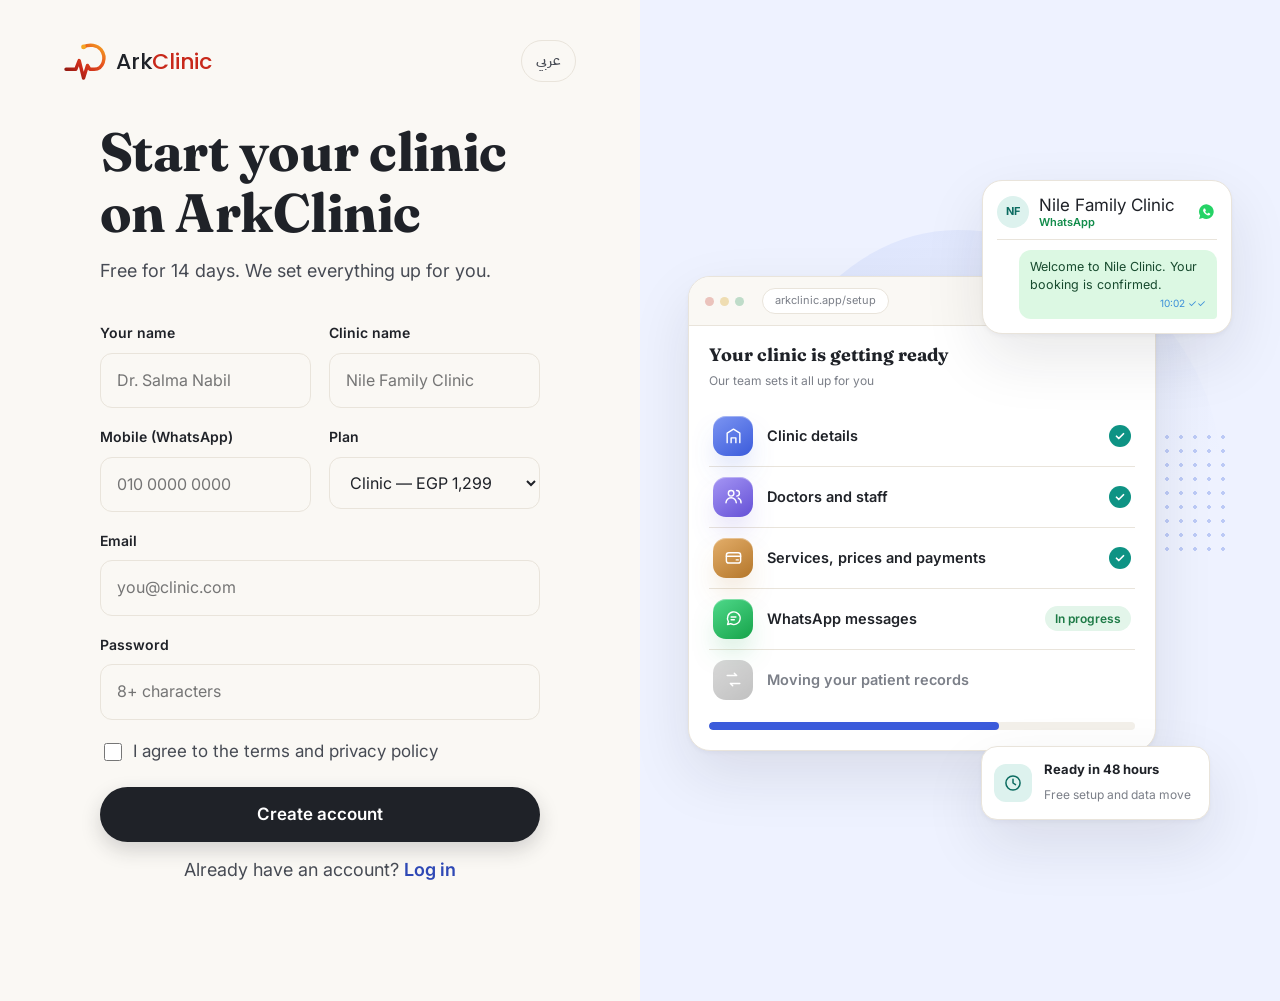
<file: signup.html>
<!doctype html>
<html lang="en" dir="ltr">
<head>
  <meta charset="utf-8">
  <meta name="viewport" content="width=device-width, initial-scale=1">
  <title data-ar="إنشاء حساب — آرك كلينك">Sign up — ArkClinic</title>
  <link rel="icon" href="assets/img/logo-mark.svg" type="image/svg+xml">
  <link rel="preconnect" href="https://fonts.googleapis.com">
  <link rel="preconnect" href="https://fonts.gstatic.com" crossorigin>
  <link href="https://fonts.googleapis.com/css2?family=Fraunces:opsz,wght@9..144,600;9..144,700&family=IBM+Plex+Sans+Arabic:wght@400;500;600;700&family=Inter:wght@400;500;600&family=Poppins:wght@400;500&display=swap" rel="stylesheet">
  <link rel="stylesheet" href="assets/css/style.css?v=29">
  <script src="assets/js/main.js?v=5" defer></script>
</head>
<body>
<div class="auth">
  <div class="auth-form">
    <div class="top">
      <a class="logo" href="index.html" aria-label="ArkClinic home">
        <svg viewBox="0 0 90 80" fill="none" aria-hidden="true"><defs><linearGradient id="ark-pulse-1" x1="0" y1="1" x2="1" y2="0"><stop offset="0" stop-color="#7A140E"/><stop offset=".35" stop-color="#C8281A"/><stop offset=".7" stop-color="#E8571E"/><stop offset="1" stop-color="#F5A623"/></linearGradient></defs><path d="M4 56H24L31 38L40 74L48 48L53 56H62C80 56 88 32 76 16C68 6 52 4 40 10" stroke="url(#ark-pulse-1)" stroke-width="7" stroke-linecap="round" stroke-linejoin="round"/><circle cx="40" cy="10" r="5" fill="#F5A623"/></svg>
        <span>Ark<b>Clinic</b></span>
      </a>
      <button class="lang-btn" type="button" data-lang-toggle>عربي</button>
    </div>

    <div class="auth-body">
      <h1 data-ar="ابدأ عيادتك على آرك كلينك">Start your clinic on ArkClinic</h1>
      <p data-ar="مجاني لمدة 14 يومًا. وإحنا هنجهز كل حاجة لك.">Free for 14 days. We set everything up for you.</p>

      <!-- Mockup: the form opens the dashboard. Connect to your real sign-up later. -->
      <form action="dashboard.html" method="get">
        <div class="form-grid">
          <div class="field">
            <label for="s-name" data-ar="اسمك">Your name</label>
            <input id="s-name" type="text" required autocomplete="name" placeholder="Dr. Salma Nabil" data-ar-ph="د. سلمى نبيل">
          </div>
          <div class="field">
            <label for="s-clinic" data-ar="اسم العيادة">Clinic name</label>
            <input id="s-clinic" type="text" required placeholder="Nile Family Clinic" data-ar-ph="عيادة النيل للأسرة">
          </div>
          <div class="field">
            <label for="s-phone" data-ar="رقم الموبايل (واتساب)">Mobile (WhatsApp)</label>
            <input id="s-phone" type="tel" required autocomplete="tel" placeholder="010 0000 0000">
          </div>
          <div class="field">
            <label for="s-plan" data-ar="الباقة">Plan</label>
            <select id="s-plan">
              <option data-ar="الأساسية — 599 ج.م">Starter — EGP 599</option>
              <option selected data-ar="العيادة — 1,299 ج.م">Clinic — EGP 1,299</option>
              <option data-ar="الاحترافية — 2,499 ج.م">Pro — EGP 2,499</option>
            </select>
          </div>
          <div class="field full">
            <label for="s-email" data-ar="البريد الإلكتروني">Email</label>
            <input id="s-email" type="email" required autocomplete="email" placeholder="you@clinic.com">
          </div>
          <div class="field full">
            <label for="s-pass" data-ar="كلمة المرور">Password</label>
            <input id="s-pass" type="password" required minlength="8" autocomplete="new-password" placeholder="8+ characters" data-ar-ph="8 أحرف على الأقل">
          </div>
          <div class="full">
            <label class="check"><input type="checkbox" required> <span data-ar="أوافق على الشروط وسياسة الخصوصية">I agree to the terms and privacy policy</span></label>
          </div>
          <div class="full">
            <button class="btn btn-primary btn-lg btn-block" type="submit" data-ar="أنشئ الحساب">Create account</button>
          </div>
        </div>
      </form>

      <p class="auth-alt"><span data-ar="عندك حساب بالفعل؟">Already have an account?</span> <a class="link" href="login.html" data-ar="سجّل الدخول">Log in</a></p>
    </div>
  </div>

  <div class="auth-art" aria-hidden="true">
    <div class="scene signup-scene">
      <div class="scene-blob"></div>
      <div class="scene-dots"></div>
      <div class="win">
        <div class="win-bar"><i></i><i></i><i></i><span class="url">arkclinic.app/setup</span></div>
        <div class="win-main">
          <div class="win-head">
            <div><strong data-ar="عيادتك بتتجهز">Your clinic is getting ready</strong><small data-ar="فريقنا بيجهز كل حاجة لك">Our team sets it all up for you</small></div>
          </div>
          <div class="su-row done" style="--t1:#7C95F2;--t2:#3B5BDB">
            <span class="p-tile su-tile"><svg viewBox="0 0 24 24" class="ic"><path d="M4 21V9l8-5 8 5v12M9 21v-6h6v6"/></svg></span>
            <span class="su-txt" data-ar="بيانات العيادة">Clinic details</span><span class="su-state"></span>
          </div>
          <div class="su-row done" style="--t1:#A596F4;--t2:#6450D6">
            <span class="p-tile su-tile"><svg viewBox="0 0 24 24" class="ic"><circle cx="9" cy="8" r="3.5"/><path d="M2.5 20a6.5 6.5 0 0 1 13 0M16 4.5a3.5 3.5 0 0 1 0 7M18 14a6 6 0 0 1 3.5 6"/></svg></span>
            <span class="su-txt" data-ar="الأطباء والموظفين">Doctors and staff</span><span class="su-state"></span>
          </div>
          <div class="su-row done" style="--t1:#E3AE6A;--t2:#B4762A">
            <span class="p-tile su-tile"><svg viewBox="0 0 24 24" class="ic"><rect x="3" y="6" width="18" height="13" rx="3"/><path d="M3 10.5h18M15.5 15h2.5"/></svg></span>
            <span class="su-txt" data-ar="الخدمات والأسعار وطرق الدفع">Services, prices and payments</span><span class="su-state"></span>
          </div>
          <div class="su-row now" style="--t1:#4FD98A;--t2:#16A34A">
            <span class="p-tile su-tile"><svg viewBox="0 0 24 24" class="ic"><path d="M4.5 19.5l1.1-3.6A8 8 0 1 1 8.4 18.6z"/><path d="M9 10h6M9 13.5h4"/></svg></span>
            <span class="su-txt" data-ar="رسائل واتساب">WhatsApp messages</span><span class="su-state" data-ar="جاري">In progress</span>
          </div>
          <div class="su-row" style="--t1:#45C9B8;--t2:#0E9384">
            <span class="p-tile su-tile"><svg viewBox="0 0 24 24" class="ic"><path d="M4 7h12l-3-3M20 17H8l3 3"/></svg></span>
            <span class="su-txt" data-ar="نقل بيانات المرضى">Moving your patient records</span><span class="su-state"></span>
          </div>
          <div class="progress su-progress"><i style="width:68%"></i></div>
        </div>
      </div>
      <div class="float chat">
        <div class="chat-head">
          <span class="avatar a3">NF</span>
          <div><span data-ar="عيادة النيل للأسرة">Nile Family Clinic</span><small data-ar="واتساب">WhatsApp</small></div>
          <svg viewBox="0 0 24 24"><path d="M4.5 19.5l1.1-3.6A8 8 0 1 1 8.4 18.6z" fill="#25D366"/><path d="M9.3 8.7c.2-.5.5-.6.8-.6h.5c.2 0 .4 0 .5.4l.7 1.6c.1.2.1.4 0 .6l-.5.6c-.1.2-.2.3 0 .6.4.7 1 1.3 1.6 1.7.3.2.6.3.8.1l.6-.7c.2-.2.3-.2.5-.1l1.5.7c.3.1.4.2.4.4 0 .7-.4 1.4-1.1 1.6-.8.3-2 .2-3.6-.8-1.5-1-2.6-2.4-3-3.5-.3-.9-.1-1.9.3-2.4z" fill="#fff"/></svg>
        </div>
        <div class="msg out"><span data-ar="أهلاً بك في عيادة النيل. تم تأكيد حجزك.">Welcome to Nile Clinic. Your booking is confirmed.</span><span class="tick">10:02 ✓✓</span></div>
      </div>
      <div class="float toast">
        <span class="toast-ic"><svg viewBox="0 0 24 24" class="ic"><circle cx="12" cy="12" r="8.5"/><path d="M12 7.5V12l3 2"/></svg></span>
        <div><b data-ar="جاهزة خلال 48 ساعة">Ready in 48 hours</b><small data-ar="الإعداد ونقل البيانات مجانًا">Free setup and data move</small></div>
      </div>
    </div>
  </div>
</div>
</body>
</html>
</file>
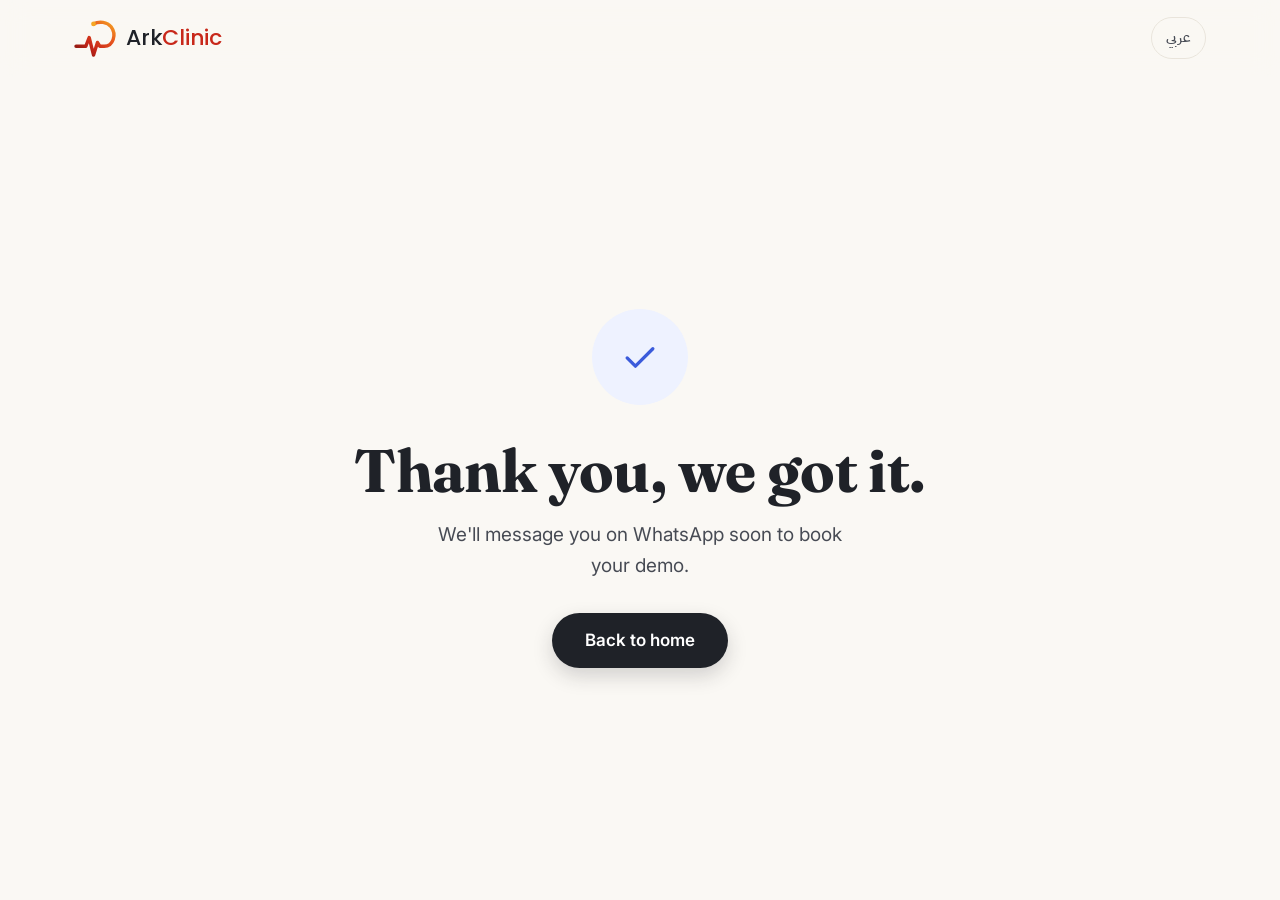
<file: thanks.html>
<!doctype html>
<html lang="en" dir="ltr">
<head>
  <meta charset="utf-8">
  <meta name="viewport" content="width=device-width, initial-scale=1">
  <title data-ar="شكرًا — آرك كلينك">Thank you — ArkClinic</title>
  <link rel="icon" href="assets/img/logo-mark.svg" type="image/svg+xml">
  <link rel="preconnect" href="https://fonts.googleapis.com">
  <link rel="preconnect" href="https://fonts.gstatic.com" crossorigin>
  <link href="https://fonts.googleapis.com/css2?family=Fraunces:opsz,wght@9..144,600;9..144,700&family=IBM+Plex+Sans+Arabic:wght@400;500;600;700&family=Inter:wght@400;500;600&family=Poppins:wght@400;500&display=swap" rel="stylesheet">
  <link rel="stylesheet" href="assets/css/style.css?v=29">
  <script src="assets/js/main.js?v=5" defer></script>
</head>
<body class="simple-page">
  <header class="site-header">
    <div class="wrap nav">
      <a class="logo" href="index.html" aria-label="ArkClinic home">
        <svg viewBox="0 0 90 80" fill="none" aria-hidden="true"><defs><linearGradient id="ark-pulse-1" x1="0" y1="1" x2="1" y2="0"><stop offset="0" stop-color="#7A140E"/><stop offset=".35" stop-color="#C8281A"/><stop offset=".7" stop-color="#E8571E"/><stop offset="1" stop-color="#F5A623"/></linearGradient></defs><path d="M4 56H24L31 38L40 74L48 48L53 56H62C80 56 88 32 76 16C68 6 52 4 40 10" stroke="url(#ark-pulse-1)" stroke-width="7" stroke-linecap="round" stroke-linejoin="round"/><circle cx="40" cy="10" r="5" fill="#F5A623"/></svg>
        <span>Ark<b>Clinic</b></span>
      </a>
      <div class="nav-actions"><button class="lang-btn" type="button" data-lang-toggle>عربي</button></div>
    </div>
  </header>
  <main>
    <div>
      <div class="big-check"><svg viewBox="0 0 24 24" class="ic" style="color:var(--blue)"><path d="M5 12.5l4.5 4.5L19 7.5"/></svg></div>
      <h1 data-ar="شكرًا، وصلنا طلبك.">Thank you, we got it.</h1>
      <p data-ar="هنكلمك على واتساب قريب لتحديد موعد العرض.">We'll message you on WhatsApp soon to book your demo.</p>
      <a class="btn btn-primary btn-lg" href="index.html" data-ar="العودة للرئيسية">Back to home</a>
    </div>
  </main>
</body>
</html>
</file>
<file: assets/css/style.css>
/* =========================================================
   ArkClinic — shared stylesheet
   Warm white · charcoal · very light royal blue
   Uses logical properties so Arabic (RTL) works automatically.
   ========================================================= */

:root {
  --bg: #FAF8F4;          /* warm white */
  --bg-2: #F3F0EA;        /* warm white, one step deeper */
  --surface: #FFFFFF;
  --line: #E9E4DB;
  --ink: #1F2228;         /* charcoal */
  --ink-2: #474B54;
  --muted: #7B7F88;
  --blue: #3B5BDB;        /* royal blue accent */
  --blue-ink: #2E48B5;
  --blue-soft: #EEF2FF;   /* very light royal blue */
  --blue-soft-2: #DCE4FD;
  --amber: #B4762A;
  --teal: #0E9384;
  --wa: #25D366;
  --wa-ink: #128C4B;

  --radius: 20px;
  --radius-sm: 12px;
  --shadow: 0 1px 2px rgba(31, 34, 40, .04), 0 12px 32px rgba(31, 34, 40, .06);
  --shadow-lg: 0 2px 4px rgba(31, 34, 40, .04), 0 24px 60px rgba(31, 34, 40, .10);

  --font-head: "Fraunces", Georgia, serif;
  --font-body: "Inter", system-ui, -apple-system, "Segoe UI", sans-serif;
  --wrap: 1180px;
}

html[lang="ar"] {
  --font-head: "IBM Plex Sans Arabic", "Segoe UI", sans-serif;
  --font-body: "IBM Plex Sans Arabic", "Segoe UI", sans-serif;
}

*, *::before, *::after { box-sizing: border-box; }
html { scroll-behavior: smooth; -webkit-text-size-adjust: 100%; }
body {
  margin: 0;
  background: var(--bg);
  color: var(--ink);
  font-family: var(--font-body);
  font-size: 17px;
  line-height: 1.6;
  -webkit-font-smoothing: antialiased;
}
img, svg { display: block; max-width: 100%; }
a { color: inherit; text-decoration: none; }
h1, h2, h3 { font-family: var(--font-head); color: var(--ink); margin: 0; line-height: 1.12; letter-spacing: -0.01em; }
html[lang="ar"] h1, html[lang="ar"] h2, html[lang="ar"] h3 { letter-spacing: 0; line-height: 1.3; font-weight: 700; }
p { margin: 0; color: var(--ink-2); }
button, input, select, textarea { font: inherit; color: inherit; }

.wrap { width: 100%; max-width: var(--wrap); margin-inline: auto; padding-inline: 24px; }
.sr-only { position: absolute; width: 1px; height: 1px; overflow: hidden; clip: rect(0 0 0 0); white-space: nowrap; }

/* ---------- Buttons ---------- */
.btn {
  display: inline-flex; align-items: center; justify-content: center; gap: 10px;
  padding: 14px 26px; border-radius: 999px; border: 1px solid transparent;
  font-weight: 600; font-size: 16px; line-height: 1; cursor: pointer;
  transition: transform .15s ease, background .15s ease, box-shadow .15s ease, border-color .15s ease;
  white-space: nowrap;
}
.btn:hover { transform: translateY(-1px); }
.btn-primary { background: var(--ink); color: #fff; box-shadow: 0 8px 20px rgba(31,34,40,.18); }
.btn-primary:hover { background: #000; }
.btn-blue { background: var(--blue); color: #fff; box-shadow: 0 8px 20px rgba(59,91,219,.25); }
.btn-blue:hover { background: var(--blue-ink); }
.btn-ghost { background: transparent; border-color: var(--line); color: var(--ink); }
.btn-ghost:hover { border-color: var(--ink); }
.btn-soft { background: var(--blue-soft); color: var(--blue-ink); }
.btn-soft:hover { background: var(--blue-soft-2); }
.btn-wa { background: var(--wa); color: #0B3B20; }
.btn-lg { padding: 18px 32px; font-size: 17px; }
.btn-block { width: 100%; }
.btn svg { width: 18px; height: 18px; flex: none; }
[dir="rtl"] .flip { transform: scaleX(-1); }

/* Line icons take their color from here */
.icon, .side-nav a, .icon-btn { color: var(--blue-ink); }
.side-nav a { color: var(--ink-2); }
.ic { fill: none; stroke: currentColor; stroke-width: 1.8; stroke-linecap: round; stroke-linejoin: round; }

/* ---------- Logo ---------- */
.logo { display: inline-flex; align-items: center; gap: 8px; font-family: "Poppins", "Segoe UI", sans-serif; font-weight: 500; font-size: 22px; color: var(--ink); letter-spacing: -0.01em; direction: ltr; }
.logo svg { width: 44px; height: 39px; flex: none; }
.logo b { font-weight: 500; color: #C8281A; }
.logo-stack { display: inline-block; line-height: 1.1; }
.logo-stack small { display: block; font-size: 11px; font-weight: 400; color: var(--muted); letter-spacing: .02em; margin-top: 2px; }

/* ---------- Site header ---------- */
.site-header { position: sticky; top: 0; z-index: 50; background: rgba(250, 248, 244, .86); backdrop-filter: saturate(160%) blur(12px); border-bottom: 1px solid transparent; transition: border-color .2s; }
.site-header.scrolled { border-bottom-color: var(--line); }
.nav { display: flex; align-items: center; gap: 28px; height: 76px; }
.nav-links { display: flex; gap: 28px; margin-inline-start: 24px; }
.nav-links a { color: var(--ink-2); font-weight: 500; font-size: 15px; }
.nav-links a:hover { color: var(--ink); }
.nav-actions { display: flex; align-items: center; gap: 12px; margin-inline-start: auto; }
.nav-actions .btn { padding: 11px 20px; font-size: 15px; }
.lang-btn { background: none; border: 1px solid var(--line); border-radius: 999px; padding: 9px 14px; font-size: 14px; font-weight: 600; cursor: pointer; color: var(--ink-2); font-family: "IBM Plex Sans Arabic", var(--font-body); }
.lang-btn:hover { border-color: var(--ink); color: var(--ink); }
.menu-btn { display: none; background: none; border: 0; padding: 8px; cursor: pointer; margin-inline-start: 4px; }
.menu-btn svg { width: 24px; height: 24px; }

/* ---------- Hero ---------- */
.hero { position: relative; overflow: hidden; padding: 72px 0 96px; }
.hero::before {
  content: ""; position: absolute; inset-block-start: -220px; inset-inline-end: -180px; width: 720px; height: 720px; border-radius: 50%;
  background: radial-gradient(circle, var(--blue-soft-2) 0%, var(--blue-soft) 45%, rgba(238,242,255,0) 70%); z-index: 0;
}
.hero .wrap { position: relative; z-index: 1; display: grid; grid-template-columns: 1.02fr 1fr; gap: 56px; align-items: center; }
.hero h1 { font-size: clamp(44px, 6vw, 76px); font-weight: 700; }
.hero p { font-size: 20px; margin: 22px 0 36px; max-width: 30ch; }

/* Hero graphic — product composition */
.hero-art { position: relative; min-height: 520px; }
.art-card { position: absolute; background: var(--surface); border: 1px solid var(--line); border-radius: var(--radius); box-shadow: var(--shadow-lg); }
.art-main { inset-inline-start: 4%; inset-block-start: 30px; width: 84%; padding: 22px; }
.art-head { display: flex; align-items: center; justify-content: space-between; margin-bottom: 16px; }
.art-head strong { font-family: var(--font-head); font-size: 20px; }
.art-dots { display: flex; gap: 6px; }
.art-dots i { width: 8px; height: 8px; border-radius: 50%; background: var(--line); display: block; }
.slot { display: grid; grid-template-columns: 54px 1fr auto; align-items: center; gap: 12px; padding: 12px; border-radius: 14px; }
.slot + .slot { margin-top: 6px; }
.slot:nth-child(odd) { background: var(--bg); }
.slot time { font-size: 13px; font-weight: 600; color: var(--muted); }
.slot .who { display: flex; align-items: center; gap: 10px; font-weight: 600; font-size: 15px; }
.avatar { width: 32px; height: 32px; border-radius: 50%; display: grid; place-items: center; font-size: 12px; font-weight: 700; background: var(--blue-soft); color: var(--blue-ink); flex: none; }
.avatar.a2 { background: #F6EBDD; color: #8A5A1E; }
.avatar.a3 { background: #DDF2EE; color: #0B6B60; }
.avatar.a4 { background: #ECEAF6; color: #4B3F8F; }
.wa-dot { width: 30px; height: 30px; border-radius: 50%; display: grid; place-items: center; background: #E7F9EE; }
.wa-dot svg { width: 16px; height: 16px; }
.art-msg { inset-inline-end: 0; inset-block-start: 0; width: 250px; padding: 16px; border-radius: 18px; }
.bubble { background: #E7F9EE; border-radius: 14px; border-start-start-radius: 4px; padding: 12px 14px; font-size: 14px; color: #174A2E; line-height: 1.45; }
.art-msg .meta { display: flex; align-items: center; gap: 8px; font-size: 13px; font-weight: 600; margin-bottom: 10px; }
.art-msg .meta svg { width: 18px; height: 18px; }
.art-money { inset-inline-end: 2%; inset-block-end: 0; width: 270px; padding: 18px 20px; }
.art-money .label { font-size: 13px; color: var(--muted); }
.art-money .amount { font-family: var(--font-head); font-size: 30px; font-weight: 700; margin: 2px 0 12px; direction: ltr; text-align: start; }
html[lang="ar"] .art-money .amount { text-align: end; }
.mini-bars { display: flex; align-items: flex-end; gap: 6px; height: 54px; }
.mini-bars i { flex: 1; background: var(--blue-soft-2); border-radius: 4px 4px 0 0; display: block; }
.mini-bars i.on { background: var(--blue); }
.split { display: flex; gap: 2px; height: 8px; margin-top: 14px; border-radius: 4px; overflow: hidden; }
.split i { display: block; }
.legend-mini { display: flex; gap: 12px; margin-top: 10px; font-size: 12px; color: var(--ink-2); flex-wrap: wrap; }
.legend-mini span { display: inline-flex; align-items: center; gap: 6px; }
.legend-mini span::before { content: ""; width: 8px; height: 8px; border-radius: 2px; background: var(--c); }
.ring { position: absolute; border: 1.5px dashed var(--blue-soft-2); border-radius: 50%; }

/* ---------- Sections ---------- */
.section { padding: 104px 0; }
.section-alt { background: var(--surface); border-block: 1px solid var(--line); }
.section-head { max-width: 640px; margin-bottom: 56px; }
.section-head.center { text-align: center; margin-inline: auto; }
.section-head h2 { font-size: clamp(34px, 4.2vw, 52px); font-weight: 700; }
.section-head p { font-size: 19px; margin-top: 14px; }

/* Features */
.features { display: grid; grid-template-columns: repeat(3, 1fr); gap: 20px; }
.feature {
  position: relative; overflow: hidden; isolation: isolate;
  background: linear-gradient(180deg, var(--soft) 0%, var(--surface) 64%);
  border: 1px solid var(--line); border-radius: 26px; padding: 34px 32px 36px;
  transition: transform .25s ease, box-shadow .25s ease, border-color .25s ease;
}
.feature::before, .feature::after { content: ""; position: absolute; border-radius: 50%; z-index: -1; pointer-events: none; }
.feature::before { width: 240px; height: 240px; inset-block-start: -120px; inset-inline-end: -90px; border: 30px solid var(--t2); opacity: .06; }
.feature::after { width: 110px; height: 110px; inset-block-start: 14px; inset-inline-start: 14px; background: radial-gradient(circle, var(--t1) 0%, rgba(255,255,255,0) 70%); opacity: .35; }
.feature:hover { transform: translateY(-5px); box-shadow: 0 22px 44px -16px color-mix(in srgb, var(--t2) 45%, transparent); border-color: color-mix(in srgb, var(--t2) 28%, var(--line)); }
.f-icon {
  width: 96px; height: 96px; border-radius: 30px; margin-bottom: 28px;
  background: linear-gradient(145deg, var(--t1), var(--t2));
  display: grid; place-items: center;
  box-shadow: 0 16px 30px -12px color-mix(in srgb, var(--t2) 70%, transparent), inset 0 1px 0 rgba(255,255,255,.4);
  transition: transform .25s ease;
}
.feature:hover .f-icon { transform: rotate(-4deg) scale(1.04); }
.f-icon svg { width: 62px; height: 62px; }
.feature h3 { font-size: 23px; font-weight: 600; margin-bottom: 8px; }
.feature p { font-size: 16px; }

/* ---------- Hero scene (product illustration) ---------- */
.scene { position: relative; min-height: 640px; width: 100%; }
.scene-blob { position: absolute; inset: 50px 2% 30px 8%; border-radius: 46% 54% 44% 56% / 56% 44% 56% 44%; background: linear-gradient(150deg, var(--blue-soft-2), var(--blue-soft) 60%, rgba(238,242,255,0)); }
.scene-dots { position: absolute; width: 170px; height: 130px; inset-inline-end: 0; top: 250px; background-image: radial-gradient(#BCCAF6 1.6px, transparent 1.8px); background-size: 14px 14px; }
.win { position: absolute; inset-inline-start: 0; top: 104px; width: 86%; background: var(--surface); border: 1px solid var(--line); border-radius: 22px; box-shadow: var(--shadow-lg); overflow: hidden; }
.win-bar { display: flex; align-items: center; gap: 6px; padding: 11px 16px; background: var(--bg); border-bottom: 1px solid var(--line); }
.win-bar i { width: 9px; height: 9px; border-radius: 50%; display: block; background: #EBC3BC; }
.win-bar i:nth-child(2) { background: #EFDDB2; }
.win-bar i:nth-child(3) { background: #BFDCC9; }
.url { margin-inline-start: 12px; font-size: 11px; color: var(--muted); background: var(--surface); border: 1px solid var(--line); border-radius: 999px; padding: 3px 12px; direction: ltr; }
.win-body { display: grid; grid-template-columns: 52px minmax(0, 1fr); }
.win-side { border-inline-end: 1px solid var(--line); padding: 14px 0; display: flex; flex-direction: column; align-items: center; gap: 10px; background: #FDFCFA; }
.win-side span { width: 32px; height: 32px; border-radius: 10px; display: grid; place-items: center; color: var(--muted); }
.win-side span svg { width: 17px; height: 17px; }
.win-side span.on { background: var(--blue-soft); color: var(--blue-ink); }
.win-main { padding: 16px 18px 10px; min-width: 0; }
.win-head { display: flex; align-items: center; justify-content: space-between; gap: 10px; margin-bottom: 12px; }
.win-head strong { font-family: var(--font-head); font-size: 18px; display: block; line-height: 1.25; }
.win-head small { font-size: 12px; color: var(--muted); }
.mini-btn { background: var(--ink); color: #fff; font-size: 12px; font-weight: 600; padding: 7px 12px; border-radius: 999px; white-space: nowrap; }
.win-kpis { display: grid; grid-template-columns: repeat(3, 1fr); gap: 8px; margin-bottom: 8px; }
.win-kpis div { background: var(--bg); border-radius: 12px; padding: 8px 12px; }
.win-kpis small { display: block; font-size: 11px; color: var(--muted); white-space: nowrap; }
.win-kpis b { font-family: "Fraunces", Georgia, serif; font-size: 20px; line-height: 1.25; }
.win-kpis .dark { background: var(--ink); }
.win-kpis .dark small { color: #C9CDD6; }
.win-kpis .dark b { color: #fff; }
.appt { display: grid; grid-template-columns: 38px 30px minmax(0, 1fr) auto 28px; align-items: center; gap: 10px; padding: 9px 6px; border-top: 1px solid var(--line); }
.appt.now { background: var(--blue-soft); border-radius: 12px; border-top-color: transparent; }
.appt.now + .appt { border-top-color: transparent; }
.appt time { font-size: 12px; font-weight: 600; color: var(--ink-2); direction: ltr; }
.appt .avatar { width: 30px; height: 30px; font-size: 11px; }
.appt-who { min-width: 0; line-height: 1.3; }
.appt-who small { display: block; font-size: 11.5px; color: var(--muted); white-space: nowrap; overflow: hidden; text-overflow: ellipsis; }
.dim { display: inline-block; font-size: 14px; font-weight: 600; color: var(--ink); filter: blur(2.4px); opacity: .5; user-select: none; white-space: nowrap; }
.appt .pill { font-size: 11px; padding: 3px 9px; }
.appt .wa-dot { width: 28px; height: 28px; }
.appt .wa-dot svg { width: 15px; height: 15px; }
.float { position: absolute; background: var(--surface); border: 1px solid var(--line); border-radius: 20px; box-shadow: var(--shadow-lg); z-index: 2; }
.chat { inset-inline-end: 0; top: 0; width: 250px; padding: 14px; }
.chat-head { display: flex; align-items: center; gap: 10px; padding-bottom: 10px; margin-bottom: 10px; border-bottom: 1px solid var(--line); }
.chat-head .avatar { width: 32px; height: 32px; font-size: 11px; }
.chat-head > div { flex: 1; line-height: 1.2; }
.chat-head small { display: block; font-size: 11px; color: var(--wa-ink); font-weight: 600; }
.chat-head svg { width: 22px; height: 22px; }
.msg { font-size: 12.5px; line-height: 1.45; padding: 8px 11px; border-radius: 12px; max-width: 90%; width: fit-content; }
.msg + .msg { margin-top: 6px; }
.msg.out { background: #DCF8E3; color: #174A2E; margin-inline-start: auto; border-end-end-radius: 4px; }
.msg.in { background: var(--bg); color: var(--ink); border-end-start-radius: 4px; }
.tick { display: block; text-align: end; font-size: 10px; color: #3B8FD9; margin-top: 2px; }
.money { inset-inline-end: 0; bottom: 0; width: 292px; padding: 18px; display: flex; gap: 16px; align-items: center; }
.donut { width: 96px; height: 96px; border-radius: 50%; flex: none; position: relative; display: grid; place-items: center;
  background: conic-gradient(#3B5BDB 0 47.5%, #fff 0 48.4%, #B4762A 0 77.6%, #fff 0 78.5%, #0E9384 0 99.1%, #fff 0); }
.donut::before { content: ""; position: absolute; inset: 13px; background: #fff; border-radius: 50%; }
.donut div { position: relative; text-align: center; line-height: 1.1; }
.donut b { font-family: "Fraunces", Georgia, serif; font-size: 17px; display: block; }
.donut small { font-size: 10px; color: var(--muted); }
.money-legend { flex: 1; display: grid; gap: 6px; font-size: 12.5px; }
.money-legend > small { color: var(--muted); font-size: 12px; margin-bottom: 2px; }
.money-legend span { display: flex; align-items: center; gap: 7px; }
.money-legend span::before { content: ""; width: 8px; height: 8px; border-radius: 2px; background: var(--c); flex: none; }
.money-legend em { font-style: normal; color: var(--ink-2); flex: 1; }
.toast { inset-inline-start: -12px; bottom: 44px; padding-block: 12px; padding-inline: 12px 18px; display: flex; align-items: center; gap: 12px; border-radius: 16px; z-index: 3; }
.toast-ic { width: 38px; height: 38px; border-radius: 12px; background: #DDF2EE; color: #0B6B60; display: grid; place-items: center; }
.toast-ic svg { width: 20px; height: 20px; }
.toast b { display: block; font-size: 13px; }
.toast small { font-size: 12px; color: var(--muted); }


/* Reviews — 7 cards, rotates one card at a time, with dots */
.section-tight { padding: 80px 0; }
.rv-head { display: flex; align-items: flex-end; justify-content: space-between; gap: 16px 40px; flex-wrap: wrap; margin-bottom: 32px; }
.rv-head h2 { font-size: clamp(30px, 3.4vw, 42px); font-weight: 700; max-width: 18ch; }
.rv-score { display: flex; align-items: center; gap: 12px; color: var(--ink-2); font-size: 15px; }
.stars { display: flex; gap: 3px; color: #D7A14B; }
.stars svg { width: 18px; height: 18px; }

.rv-carousel { --card: 380px; --gap: 16px; --pad: max(24px, calc((100% - var(--wrap)) / 2 + 24px)); }
.rv-viewport { overflow: hidden; padding: 6px 0 10px; padding-inline-start: var(--pad);
  -webkit-mask-image: linear-gradient(90deg, transparent 0, #000 var(--pad), #000 calc(100% - 64px), transparent);
          mask-image: linear-gradient(90deg, transparent 0, #000 var(--pad), #000 calc(100% - 64px), transparent); }
[dir="rtl"] .rv-viewport {
  -webkit-mask-image: linear-gradient(270deg, transparent 0, #000 var(--pad), #000 calc(100% - 64px), transparent);
          mask-image: linear-gradient(270deg, transparent 0, #000 var(--pad), #000 calc(100% - 64px), transparent); }
.rv-track { display: flex; gap: var(--gap); width: max-content; transition: transform .75s cubic-bezier(.65, 0, .35, 1); will-change: transform; }
.rv-track.no-anim { transition: none; }

.rv { flex: none; width: var(--card); margin: 0; padding: 24px 26px; border-radius: 22px; border: 1px solid var(--line); background: var(--surface); display: flex; flex-direction: column; justify-content: space-between; gap: 18px; }
.rv.rv-blue { background: var(--blue-soft); border-color: transparent; }
.rv.rv-dark { background: var(--ink); border-color: var(--ink); }
.rv blockquote { margin: 0; font-size: 17px; line-height: 1.5; color: var(--ink); }
.rv figcaption { display: flex; align-items: center; gap: 12px; }
.rv .avatar { width: 38px; height: 38px; font-size: 13px; flex: none; }
.rv b { display: block; font-size: 15px; font-weight: 600; }
.rv small { display: block; font-size: 13px; color: var(--muted); }
.rv.rv-dark blockquote, .rv.rv-dark b { color: #fff; }
.rv.rv-dark small { color: #AEB3BD; }
.rv.rv-dark .avatar { background: rgba(255,255,255,.12); color: #fff; }

/* Dots under the cards */
.rv-dots { display: flex; justify-content: center; gap: 2px; margin-top: 22px; }
.rv-dots button { height: 24px; padding: 0 3px; border: 0; background: none; cursor: pointer; display: grid; place-items: center; }
.rv-dots button::before { content: ""; display: block; width: 8px; height: 8px; border-radius: 999px; background: #D3CEC4; transition: width .35s ease, background .35s ease; }
.rv-dots button.on::before { width: 28px; background: var(--ink); }
.rv-dots button:hover::before { background: #A9A397; }
.rv-dots button.on:hover::before { background: var(--ink); }
.rv-dots button:focus-visible { outline: 2px solid var(--blue); outline-offset: 2px; border-radius: 8px; }

/* Phones: one card at a time, rotating upward */
@media (max-width: 720px) {
  .section-tight { padding: 64px 0; }
  .rv-carousel { --gap: 12px; }
  .rv-viewport { padding: 0 16px; height: 246px;
    -webkit-mask-image: linear-gradient(180deg, #000 0, #000 calc(100% - 44px), transparent);
            mask-image: linear-gradient(180deg, #000 0, #000 calc(100% - 44px), transparent); }
  [dir="rtl"] .rv-viewport {
    -webkit-mask-image: linear-gradient(180deg, #000 0, #000 calc(100% - 44px), transparent);
            mask-image: linear-gradient(180deg, #000 0, #000 calc(100% - 44px), transparent); }
  .rv-track { flex-direction: column; width: auto; }
  .rv { width: auto; height: 204px; padding: 20px; }
  .rv blockquote { font-size: 16px; }
  .rv-dots { margin-top: 12px; }
}

/* Pricing */
.plans { display: grid; grid-template-columns: repeat(3, 1fr); gap: 20px; align-items: stretch; }
.plan { background: var(--surface); border: 1px solid var(--line); border-radius: 24px; padding: 36px 32px; display: flex; flex-direction: column; }
.plan h3 { font-size: 24px; font-weight: 600; }
.plan .for { font-size: 15px; margin-top: 6px; }
.price { margin: 26px 0 26px; display: flex; align-items: baseline; gap: 8px; }
.price strong { font-family: "Fraunces", Georgia, serif; font-size: 52px; font-weight: 700; line-height: 1; color: var(--ink); }
.price span { color: var(--muted); font-size: 15px; }
.plan ul { list-style: none; padding: 0; margin: 0 0 32px; display: grid; gap: 12px; flex: 1; }
.plan li { display: flex; gap: 10px; align-items: flex-start; font-size: 16px; color: var(--ink-2); }
.plan li svg { width: 20px; height: 20px; flex: none; margin-top: 3px; }
.plan.featured { background: var(--ink); border-color: var(--ink); color: #fff; box-shadow: var(--shadow-lg); transform: translateY(-12px); }
.plan.featured h3, .plan.featured .price strong { color: #fff; }
.plan.featured p, .plan.featured li, .plan.featured .price span { color: #C9CDD6; }
.plan.featured .btn-primary { background: #fff; color: var(--ink); }

/* Demo + Contact */
.demo-grid { display: grid; grid-template-columns: 1.15fr .85fr; gap: 32px; align-items: start; }
.card { background: var(--surface); border: 1px solid var(--line); border-radius: 24px; padding: 40px; box-shadow: var(--shadow); }
.form-grid { display: grid; grid-template-columns: 1fr 1fr; gap: 18px; }
.form-grid .full { grid-column: 1 / -1; }
.field label { display: block; font-size: 14px; font-weight: 600; margin-bottom: 8px; color: var(--ink); }
.field input, .field select, .field textarea {
  width: 100%; background: var(--bg); border: 1px solid var(--line); border-radius: var(--radius-sm);
  padding: 14px 16px; font-size: 16px; outline: none; transition: border-color .15s, box-shadow .15s, background .15s;
}
.field textarea { min-height: 96px; resize: vertical; line-height: 1.5; }
.field input:focus, .field select:focus, .field textarea:focus { border-color: var(--blue); background: #fff; box-shadow: 0 0 0 4px var(--blue-soft); }
.field input[type="tel"] { direction: ltr; }
html[lang="ar"] .field input[type="tel"] { text-align: end; }
.contact-list { display: grid; gap: 14px; }
.contact-item { display: flex; align-items: center; gap: 16px; background: var(--surface); border: 1px solid var(--line); border-radius: 18px; padding: 20px 22px; transition: border-color .15s; }
a.contact-item:hover { border-color: var(--ink); }
.contact-item .icon { width: 48px; height: 48px; border-radius: 14px; background: var(--blue-soft); display: grid; place-items: center; flex: none; }
.contact-item .icon svg { width: 22px; height: 22px; }
.contact-item strong { display: block; font-size: 16px; }
.contact-item span { color: var(--ink-2); font-size: 15px; }
.contact-item .ltr { direction: ltr; unicode-bidi: isolate; display: inline-block; }
.contact-title { font-size: 28px; font-weight: 700; margin-bottom: 8px; }
.contact-sub { margin-bottom: 24px; }

/* CTA band */
.cta-band { padding: 0 0 104px; }
.cta-inner { background: var(--blue-soft); border-radius: 32px; padding: 64px; display: flex; align-items: center; justify-content: space-between; gap: 32px; position: relative; overflow: hidden; }
.cta-inner h2 { font-size: clamp(30px, 3.6vw, 44px); font-weight: 700; }
.cta-inner p { margin-top: 10px; font-size: 18px; }
.cta-actions { display: flex; gap: 12px; flex-wrap: wrap; position: relative; z-index: 1; }

/* Footer */
.site-footer { border-top: 1px solid var(--line); padding: 48px 0; }
.footer-row { display: flex; align-items: center; justify-content: space-between; gap: 24px; flex-wrap: wrap; }
.footer-links { display: flex; gap: 24px; flex-wrap: wrap; }
.footer-links a { color: var(--ink-2); font-size: 15px; }
.footer-links a:hover { color: var(--ink); }
.copy { color: var(--muted); font-size: 14px; }

/* ---------- Auth pages ---------- */
.auth { min-height: 100vh; display: grid; grid-template-columns: 1fr 1fr; }
.auth-form { display: flex; flex-direction: column; padding: 40px 64px; }
.auth-form .top { display: flex; align-items: center; justify-content: space-between; }
.auth-body { flex: 1; display: flex; flex-direction: column; justify-content: center; max-width: 440px; width: 100%; margin: 40px auto; }
.auth-body h1 { font-size: clamp(38px, 4.4vw, 54px); font-weight: 700; }
.auth-body > p { font-size: 18px; margin: 14px 0 36px; }
.auth-body form { display: grid; gap: 18px; }
.row-between { display: flex; justify-content: space-between; align-items: center; gap: 12px; font-size: 15px; }
.check { display: inline-flex; gap: 8px; align-items: center; color: var(--ink-2); cursor: pointer; }
.check input { width: 18px; height: 18px; accent-color: var(--blue); }
.link { color: var(--blue-ink); font-weight: 600; }
.link:hover { text-decoration: underline; }
.auth-alt { text-align: center; margin-top: 26px; color: var(--ink-2); font-size: 15px; }
.auth-art { background: var(--blue-soft); position: relative; overflow: hidden; display: grid; place-items: center; padding: 48px; }
.auth-art .hero-art { width: 100%; max-width: 520px; }
.pass-wrap { position: relative; }

/* ---------- App shell (dashboard, finance, setup) ---------- */
.app { display: grid; grid-template-columns: 260px 1fr; min-height: 100vh; }
.sidebar { background: var(--surface); border-inline-end: 1px solid var(--line); padding: 26px 18px; display: flex; flex-direction: column; gap: 28px; position: sticky; top: 0; height: 100vh; }
.sidebar .logo { padding-inline: 10px; }
.side-nav { display: grid; gap: 4px; }
.side-nav a { display: flex; align-items: center; gap: 12px; padding: 12px 14px; border-radius: 12px; color: var(--ink-2); font-weight: 500; font-size: 15px; }
.side-nav a svg { width: 20px; height: 20px; flex: none; }
.side-nav a:hover { background: var(--bg); color: var(--ink); }
.side-nav a.active { background: var(--blue-soft); color: var(--blue-ink); font-weight: 600; }
.side-nav .sep { height: 1px; background: var(--line); margin: 10px 8px; }
.side-foot { margin-top: auto; display: grid; gap: 10px; }
.side-help { background: var(--bg); border-radius: 16px; padding: 18px; font-size: 14px; }
.side-help strong { display: block; font-size: 15px; margin-bottom: 4px; }
.side-help p { font-size: 14px; margin-bottom: 12px; }
.side-help .btn { padding: 10px 14px; font-size: 14px; width: 100%; }

.main { min-width: 0; }
.topbar { display: flex; align-items: center; gap: 14px; padding: 18px 40px; border-bottom: 1px solid var(--line); background: rgba(250,248,244,.9); position: sticky; top: 0; z-index: 20; backdrop-filter: blur(10px); }
.search { flex: 1; max-width: 420px; position: relative; }
.search input { width: 100%; border: 1px solid var(--line); background: var(--surface); border-radius: 999px; padding: 11px 18px 11px 44px; font-size: 15px; outline: none; }
html[dir="rtl"] .search input { padding: 11px 44px 11px 18px; }
.search input:focus { border-color: var(--blue); box-shadow: 0 0 0 4px var(--blue-soft); }
.search svg { position: absolute; inset-inline-start: 16px; top: 50%; transform: translateY(-50%); width: 18px; height: 18px; color: var(--muted); }
.topbar .spacer { flex: 1; }
.icon-btn { width: 42px; height: 42px; border-radius: 50%; border: 1px solid var(--line); background: var(--surface); display: grid; place-items: center; cursor: pointer; color: var(--ink-2); }
.icon-btn svg { width: 19px; height: 19px; }
.me { display: flex; align-items: center; gap: 10px; font-weight: 600; font-size: 15px; }
.me .avatar { width: 40px; height: 40px; background: var(--ink); color: #fff; font-size: 14px; }

.page { padding: 40px; max-width: 1320px; }
.page-head { display: flex; align-items: flex-end; justify-content: space-between; gap: 24px; margin-bottom: 36px; flex-wrap: wrap; }
.page-head h1 { font-size: clamp(34px, 3.6vw, 48px); font-weight: 700; }
.page-head p { font-size: 18px; margin-top: 8px; }

.kpis { display: grid; grid-template-columns: repeat(4, 1fr); gap: 16px; margin-bottom: 24px; }
.kpi { background: var(--surface); border: 1px solid var(--line); border-radius: 18px; padding: 22px; }
.kpi span { color: var(--muted); font-size: 14px; font-weight: 500; }
.kpi strong { display: block; font-family: "Fraunces", Georgia, serif; font-size: 34px; font-weight: 700; line-height: 1.1; margin-top: 8px; direction: ltr; text-align: start; }
html[lang="ar"] .kpi strong { text-align: end; }
.kpi small { display: block; color: var(--ink-2); font-size: 14px; margin-top: 4px; }
.kpi.dark { background: var(--ink); border-color: var(--ink); }
.kpi.dark span, .kpi.dark small { color: #C9CDD6; }
.kpi.dark strong { color: #fff; }

.grid-2 { display: grid; grid-template-columns: minmax(0, 1fr) 320px; gap: 24px; align-items: start; }
.panel { background: var(--surface); border: 1px solid var(--line); border-radius: 20px; overflow: hidden; }
.panel + .panel { margin-top: 24px; }
.panel-head { display: flex; align-items: center; justify-content: space-between; gap: 12px; padding: 20px 24px; border-bottom: 1px solid var(--line); flex-wrap: wrap; }
.panel-head h2 { font-size: 21px; font-weight: 600; }
.panel-head .link { font-size: 14px; }
.panel-body { padding: 24px; }

/* Segmented control */
.seg { display: inline-flex; background: var(--bg); border: 1px solid var(--line); border-radius: 999px; padding: 4px; }
.seg a, .seg button { border: 0; background: none; padding: 7px 14px; border-radius: 999px; font-size: 14px; font-weight: 500; color: var(--ink-2); cursor: pointer; }
.seg .on { background: var(--surface); color: var(--ink); box-shadow: 0 1px 3px rgba(0,0,0,.08); font-weight: 600; }

/* Tables */
.table-wrap { overflow-x: auto; }
table { width: 100%; border-collapse: collapse; font-size: 15px; }
th { text-align: start; font-size: 13px; font-weight: 600; color: var(--muted); padding: 14px 14px; background: var(--bg); white-space: nowrap; }
td { padding: 14px 14px; border-top: 1px solid var(--line); vertical-align: middle; }
th:first-child, td:first-child { padding-inline-start: 24px; }
th:last-child, td:last-child { padding-inline-end: 24px; }
tr:hover td { background: #FCFBF9; }
td.time { font-weight: 600; white-space: nowrap; direction: ltr; text-align: start; }
html[lang="ar"] td.time { text-align: end; }
.patient { display: flex; align-items: center; gap: 12px; }
.patient .name { font-weight: 600; white-space: nowrap; }
.patient .sub { font-size: 13px; color: var(--muted); direction: ltr; unicode-bidi: isolate; }
.svc { white-space: nowrap; font-weight: 500; }
td .sub { font-size: 13px; }
.wa-link { display: inline-grid; place-items: center; width: 34px; height: 34px; border-radius: 50%; background: #E7F9EE; flex: none; transition: transform .15s, background .15s; }
.wa-link:hover { background: #CFF3DD; transform: scale(1.06); }
.wa-link svg { width: 18px; height: 18px; }
.pill { display: inline-flex; align-items: center; gap: 6px; padding: 5px 12px; border-radius: 999px; font-size: 13px; font-weight: 600; white-space: nowrap; }
.pill::before { content: ""; width: 7px; height: 7px; border-radius: 50%; background: currentColor; }
.pill.done { background: #EEF0F3; color: #5A606B; }
.pill.in { background: var(--blue-soft); color: var(--blue-ink); }
.pill.wait { background: #FBF1E2; color: #8A5A1E; }
.pill.ok { background: #E3F5F1; color: #0B6B60; }
.pill.no { background: #FCEBEA; color: #A23A33; }
.method { display: inline-flex; align-items: center; gap: 8px; font-size: 14px; color: var(--ink-2); white-space: nowrap; }
.method::before { content: ""; width: 10px; height: 10px; border-radius: 3px; background: var(--c, var(--line)); }
.amt { font-weight: 600; white-space: nowrap; direction: ltr; text-align: end; }
html[lang="ar"] .amt { text-align: start; }
th.amt { text-align: end; }
html[lang="ar"] th.amt { text-align: start; }
.amt.plus { color: var(--teal); }
.amt.minus { color: #A23A33; }
.muted { color: var(--muted); }

/* Money split card */
.money-total { font-family: "Fraunces", Georgia, serif; font-size: 40px; font-weight: 700; line-height: 1; direction: ltr; text-align: start; }
html[lang="ar"] .money-total { text-align: end; }
.money-sub { color: var(--muted); font-size: 14px; margin-top: 6px; }
.stack { display: flex; gap: 2px; height: 12px; margin: 22px 0 18px; }
.stack i { display: block; height: 100%; }
.stack i:first-child { border-start-start-radius: 4px; border-end-start-radius: 4px; }
.stack i:last-child { border-start-end-radius: 4px; border-end-end-radius: 4px; }
.money-rows { display: grid; gap: 14px; }
.money-row { display: flex; align-items: center; justify-content: space-between; gap: 12px; font-size: 15px; }
.money-row .method { font-size: 15px; color: var(--ink); white-space: normal; min-width: 0; }
.money-row .method::before { flex: none; }
.money-row > span:last-child { white-space: nowrap; flex: none; }
.money-row strong { direction: ltr; }
.money-row em { font-style: normal; color: var(--muted); font-size: 13px; margin-inline-start: 6px; }

/* Setup shortcuts list */
.setup-list { display: grid; }
.setup-list a { display: flex; align-items: center; gap: 14px; padding: 14px 24px; border-top: 1px solid var(--line); font-weight: 500; font-size: 15px; }
.setup-list a:first-child { border-top: 0; }
.setup-list a:hover { background: var(--bg); }
.setup-list .icon { width: 38px; height: 38px; border-radius: 12px; background: var(--blue-soft); display: grid; place-items: center; flex: none; }
.setup-list .icon svg { width: 18px; height: 18px; }
.setup-list .chev { margin-inline-start: auto; width: 18px; height: 18px; color: var(--muted); }
.progress { height: 8px; background: var(--bg-2); border-radius: 4px; overflow: hidden; margin-top: 12px; }
.progress i { display: block; height: 100%; background: var(--blue); border-radius: 4px; }

/* Bar chart (finance) */
.chart { position: relative; }
.chart-legend { display: flex; gap: 18px; font-size: 14px; color: var(--ink-2); }
.chart-legend span { display: inline-flex; align-items: center; gap: 8px; }
.chart-legend span::before { content: ""; width: 10px; height: 10px; border-radius: 3px; background: var(--c); }
.bars { display: grid; grid-template-columns: 44px repeat(7, 1fr); gap: 0 8px; height: 240px; align-items: end; position: relative; }
.bars .axis { display: flex; flex-direction: column; justify-content: space-between; height: 100%; font-size: 12px; color: var(--muted); text-align: end; padding-block-end: 0; direction: ltr; }
.bars .axis span { transform: translateY(50%); }
.bars .axis span:first-child { transform: translateY(-50%); }
.grid-lines { position: absolute; inset: 0 0 0 52px; display: flex; flex-direction: column; justify-content: space-between; pointer-events: none; }
html[dir="rtl"] .grid-lines { inset: 0 52px 0 0; }
.grid-lines i { border-top: 1px solid var(--line); display: block; }
.grid-lines i:last-child { border-top-color: #CFC9BE; }
.day { position: relative; height: 100%; display: flex; align-items: flex-end; justify-content: center; gap: 2px; z-index: 1; }
.day .b { width: min(18px, 40%); border-radius: 4px 4px 0 0; position: relative; cursor: default; }
.day .b.inc { background: var(--blue); }
.day .b.exp { background: var(--amber); }
.day .b::after { content: attr(data-tip); position: absolute; bottom: calc(100% + 8px); left: 50%; transform: translateX(-50%); background: var(--ink); color: #fff; font-size: 12px; padding: 6px 9px; border-radius: 8px; white-space: nowrap; opacity: 0; pointer-events: none; transition: opacity .12s; direction: ltr; z-index: 3; }
.day .b:hover::after { opacity: 1; }
.day .b:hover { filter: brightness(1.08); }
.days { display: grid; grid-template-columns: 44px repeat(7, 1fr); gap: 0 8px; margin-top: 10px; font-size: 13px; color: var(--muted); text-align: center; }

/* Expense categories */
.cat-rows { display: grid; gap: 16px; }
.cat .money-row { margin-bottom: 8px; }
.cat-bar { height: 8px; background: var(--bg-2); border-radius: 4px; overflow: hidden; }
.cat-bar i { display: block; height: 100%; background: var(--amber); border-radius: 4px; }

/* Setup page */
.setup-layout { display: grid; grid-template-columns: 220px minmax(0, 1fr); gap: 32px; align-items: start; }
.setup-nav { position: sticky; top: 100px; display: grid; gap: 4px; }
.setup-nav a { padding: 10px 14px; border-radius: 10px; font-size: 15px; color: var(--ink-2); font-weight: 500; }
.setup-nav a:hover { background: var(--surface); color: var(--ink); }
.setup-section { scroll-margin-top: 100px; }
.setup-section .panel-body .form-grid { gap: 18px; }
.list-row { display: flex; align-items: center; gap: 14px; padding: 16px 24px; border-top: 1px solid var(--line); }
.list-row:first-child { border-top: 0; }
.list-row .grow { flex: 1; min-width: 0; }
.list-row strong { display: block; font-size: 15px; }
.list-row span { font-size: 14px; color: var(--muted); }
.hours { display: grid; gap: 0; }
.hours .list-row input[type="time"] { border: 1px solid var(--line); background: var(--bg); border-radius: 10px; padding: 8px 10px; font-size: 14px; direction: ltr; }
.day-name { width: 110px; font-weight: 600; font-size: 15px; }

/* CSS-only switch */
.switch { position: relative; display: inline-block; width: 46px; height: 26px; flex: none; }
.switch input { opacity: 0; width: 0; height: 0; position: absolute; }
.switch span { position: absolute; inset: 0; background: #D9D4CA; border-radius: 999px; transition: background .2s; cursor: pointer; }
.switch span::before { content: ""; position: absolute; width: 20px; height: 20px; top: 3px; inset-inline-start: 3px; background: #fff; border-radius: 50%; transition: transform .2s; box-shadow: 0 1px 3px rgba(0,0,0,.2); }
.switch input:checked + span { background: var(--blue); }
.switch input:checked + span::before { transform: translateX(20px); }
html[dir="rtl"] .switch input:checked + span::before { transform: translateX(-20px); }
.switch input:focus-visible + span { box-shadow: 0 0 0 4px var(--blue-soft-2); }

.template-help { font-size: 13px; color: var(--muted); margin-top: 8px; }
.chip-code { background: var(--blue-soft); color: var(--blue-ink); border-radius: 6px; padding: 1px 6px; font-size: 13px; font-weight: 600; direction: ltr; unicode-bidi: isolate; }

/* Thanks page */
.simple-page { min-height: 100vh; display: flex; flex-direction: column; }
.simple-page main { flex: 1; display: grid; place-items: center; padding: 48px 24px; text-align: center; }
.simple-page h1 { font-size: clamp(40px, 5vw, 60px); font-weight: 700; }
.simple-page p { font-size: 19px; margin: 16px auto 32px; max-width: 36ch; }
.big-check { width: 96px; height: 96px; border-radius: 50%; background: var(--blue-soft); display: grid; place-items: center; margin: 0 auto 32px; }
.big-check svg { width: 44px; height: 44px; }

/* ---------- Responsive ---------- */
@media (max-width: 1080px) {
  .hero .wrap { grid-template-columns: 1fr; gap: 40px; }
  .hero p { max-width: 40ch; }
  .hero-art { max-width: 560px; width: 100%; }
  .scene { max-width: 620px; }
  .features { grid-template-columns: 1fr 1fr; }
  .plans { grid-template-columns: 1fr; max-width: 520px; margin-inline: auto; }
  .plan.featured { transform: none; }
  .demo-grid { grid-template-columns: 1fr; }
  .grid-2 { grid-template-columns: 1fr; }
  .kpis { grid-template-columns: 1fr 1fr; }
  .app { grid-template-columns: 88px 1fr; }
  .sidebar { padding: 24px 12px; align-items: center; }
  .sidebar .logo span, .side-nav a span, .side-help { display: none; }
  .side-nav a { justify-content: center; padding: 12px; }
  .sidebar .logo { padding: 0; }
  .setup-layout { grid-template-columns: 1fr; }
  .setup-nav { position: static; display: flex; overflow-x: auto; gap: 6px; }
  .setup-nav a { white-space: nowrap; background: var(--surface); border: 1px solid var(--line); }
}

@media (max-width: 860px) {
  .nav-links { display: none; position: absolute; top: 76px; inset-inline: 0; background: var(--bg); flex-direction: column; gap: 0; padding: 8px 24px 20px; margin: 0; border-bottom: 1px solid var(--line); }
  .nav-links a { padding: 14px 0; font-size: 17px; border-bottom: 1px solid var(--line); }
  .nav-open .nav-links { display: flex; }
  .menu-btn { display: block; }
  .nav-actions .hide-sm { display: none; }
  .auth { grid-template-columns: 1fr; }
  .auth-art { display: none; }
  .auth-form { padding: 24px; }
  .cta-inner { flex-direction: column; align-items: flex-start; padding: 40px 28px; }
}

@media (max-width: 720px) {
  body { font-size: 16px; }
  .wrap { padding-inline: 16px; }
  .nav { gap: 12px; height: 68px; }
  .nav-links { top: 68px; }
  .nav-actions { gap: 8px; }
  .nav-actions .btn { padding: 10px 14px; font-size: 14px; }
  .logo { font-size: 20px; }
  .logo svg { width: 38px; height: 34px; }
  .hero { padding: 40px 0 64px; }
  .hero p { font-size: 18px; }
  .hero-art { min-height: 590px; }
  .art-main { inset-inline-start: 0; inset-block-start: 112px; width: 100%; padding: 16px; }
  .art-msg { width: 240px; inset-block-start: 0; }
  .art-money { width: 210px; inset-block-end: 0; }
  .art-money .mini-bars { height: 40px; }
  .ring { display: none; }
  .scene { min-height: 700px; }
  .win { top: 150px; width: 100%; }
  .chat .msg.in { display: none; }
  .win-body { grid-template-columns: minmax(0, 1fr); }
  .win-side, .toast, .scene-dots, .url { display: none; }
  .win-main { padding: 14px 12px 8px; }
  .appt { grid-template-columns: 36px minmax(0, 1fr) auto 28px; gap: 8px; }
  .appt .avatar { display: none; }
  .chat { width: 250px; }
  .money { width: 270px; padding: 14px; }
  .donut { width: 84px; height: 84px; }
  .donut::before { inset: 11px; }
  .section { padding: 72px 0; }
  .section-head { margin-bottom: 40px; }
  .features { grid-template-columns: 1fr; }
  .form-grid { grid-template-columns: 1fr; }
  .card { padding: 26px 20px; }
  .cta-band { padding-bottom: 72px; }

  /* App on phones: sidebar becomes a bottom tab bar */
  .app { grid-template-columns: 1fr; }
  .sidebar { position: fixed; top: auto; bottom: 0; inset-inline: 0; height: auto; flex-direction: row; padding: 8px 10px; z-index: 40; border-inline-end: 0; border-top: 1px solid var(--line); gap: 0; }
  .sidebar .logo, .side-foot, .side-nav .sep, .side-nav .hide-sm { display: none; }
  .side-nav { display: flex; width: 100%; justify-content: space-around; }
  .side-nav a { flex-direction: column; gap: 2px; padding: 8px; font-size: 11px; }
  .side-nav a span { display: block; }
  .main { padding-bottom: 80px; }
  .topbar { padding: 12px 16px; }
  .topbar .search { display: none; }
  .me span { display: none; }
  .page { padding: 24px 16px; }
  .kpis { gap: 10px; }
  .kpi { padding: 16px; }
  .kpi strong { font-size: 22px; white-space: nowrap; }
  .panel-head, .panel-body { padding: 18px 16px; }

  /* Tables turn into cards */
  table.stack-sm thead { display: none; }
  table.stack-sm, table.stack-sm tbody, table.stack-sm tr, table.stack-sm td { display: block; width: 100%; }
  table.stack-sm tr { padding: 14px 16px; border-top: 1px solid var(--line); display: grid; grid-template-columns: 1fr auto; gap: 8px 12px; align-items: center; }
  table.sched tr { grid-template-columns: auto 1fr; }
  table.sched td.st { grid-column: 2; }
  table.sched .patient .avatar { display: none; }
  table.sched .patient .wa-link { margin-inline-start: auto; }
  table.sched .patient > div { min-width: 0; }
  .patient .sub { white-space: nowrap; }
  table.stack-sm td { padding: 0; border: 0; }
  table.stack-sm tr:hover td { background: none; }
  table.stack-sm td[data-hide-sm] { display: none; }
  table.stack-sm td.full-sm { grid-column: 1 / -1; }
  .list-row { flex-wrap: wrap; padding: 14px 16px; }
  .day-name { width: 100%; }
  .bars { height: 200px; gap: 0 4px; grid-template-columns: 36px repeat(7, 1fr); }
  .days { gap: 0 4px; grid-template-columns: 36px repeat(7, 1fr); }
  .grid-lines { inset: 0 0 0 40px; }
  html[dir="rtl"] .grid-lines { inset: 0 40px 0 0; }
}

@media (prefers-reduced-motion: reduce) {
  * { transition: none !important; scroll-behavior: auto !important; }
}

/* =========================================================
   Specialties · Privacy · Free setup
   ========================================================= */

/* ---------- Specialty tabs (pure CSS) ---------- */
.spec { position: relative; }
.spec-radio { top: 0; left: 0; }
.spec-tabs { display: flex; justify-content: center; gap: 10px; flex-wrap: wrap; margin-bottom: 36px; }
.spec-tabs label { display: inline-flex; align-items: center; gap: 10px; padding: 12px 22px; border-radius: 999px; background: var(--surface); border: 1px solid var(--line); font-weight: 600; font-size: 15px; color: var(--ink-2); cursor: pointer; transition: background .2s, color .2s, border-color .2s, box-shadow .2s; }
.spec-tabs label svg { width: 20px; height: 20px; color: var(--blue-ink); }
.spec-tabs label:hover { border-color: var(--ink); color: var(--ink); }
#sp-dental:checked ~ .spec-tabs [for="sp-dental"],
#sp-peds:checked ~ .spec-tabs [for="sp-peds"],
#sp-derma:checked ~ .spec-tabs [for="sp-derma"],
#sp-obgyn:checked ~ .spec-tabs [for="sp-obgyn"] { background: var(--ink); border-color: var(--ink); color: #fff; box-shadow: 0 8px 20px rgba(31,34,40,.18); }
#sp-dental:checked ~ .spec-tabs [for="sp-dental"] svg,
#sp-peds:checked ~ .spec-tabs [for="sp-peds"] svg,
#sp-derma:checked ~ .spec-tabs [for="sp-derma"] svg,
#sp-obgyn:checked ~ .spec-tabs [for="sp-obgyn"] svg { color: #AFC0FA; }
#sp-dental:focus-visible ~ .spec-tabs [for="sp-dental"],
#sp-peds:focus-visible ~ .spec-tabs [for="sp-peds"],
#sp-derma:focus-visible ~ .spec-tabs [for="sp-derma"],
#sp-obgyn:focus-visible ~ .spec-tabs [for="sp-obgyn"] { outline: 3px solid var(--blue-soft-2); outline-offset: 3px; }

.spec-panel { display: none; grid-template-columns: 1fr 1.1fr; gap: 56px; align-items: center; background: var(--surface); border: 1px solid var(--line); border-radius: 32px; padding: 52px; box-shadow: var(--shadow); }
#sp-dental:checked ~ .spec-panels .p-dental,
#sp-peds:checked ~ .spec-panels .p-peds,
#sp-derma:checked ~ .spec-panels .p-derma,
#sp-obgyn:checked ~ .spec-panels .p-obgyn { display: grid; animation: specIn .35s ease; }
@keyframes specIn { from { opacity: 0; transform: translateY(8px); } to { opacity: 1; transform: none; } }

.spec-text h3 { font-size: clamp(28px, 3vw, 38px); font-weight: 700; }
.spec-text > p { font-size: 18px; margin: 12px 0 26px; }
.ticks { list-style: none; padding: 0; margin: 0; display: grid; gap: 14px; }
.ticks li { display: flex; gap: 12px; align-items: flex-start; font-size: 16px; font-weight: 500; color: var(--ink); }
.ticks li::before {
  content: ""; flex: none; width: 24px; height: 24px; border-radius: 50%; margin-top: 1px;
  background: var(--blue-soft) url("data:image/svg+xml,%3Csvg xmlns='http://www.w3.org/2000/svg' viewBox='0 0 24 24' fill='none' stroke='%232E48B5' stroke-width='3' stroke-linecap='round' stroke-linejoin='round'%3E%3Cpath d='M5 12.5l4.5 4.5L19 7.5'/%3E%3C/svg%3E") center / 14px no-repeat;
}

.spec-art { position: relative; min-height: 340px; background: linear-gradient(150deg, var(--blue-soft), #F7F5F0); border-radius: 24px; padding: 36px 32px; }
.s-card { background: var(--surface); border: 1px solid var(--line); border-radius: 20px; box-shadow: var(--shadow); padding: 22px; max-width: 330px; }
.s-head { display: flex; justify-content: space-between; align-items: center; gap: 12px; margin-bottom: 18px; }
.s-head strong { font-family: var(--font-head); font-size: 18px; }
.s-head .dim { font-size: 13px; }
.s-float { position: absolute; background: var(--surface); border: 1px solid var(--line); border-radius: 16px; box-shadow: var(--shadow-lg); padding: 14px 16px; min-width: 170px; }
.s-float small { display: block; font-size: 12px; color: var(--muted); }
.s-float b { display: block; font-size: 15px; margin-top: 2px; }
.s-float .progress { margin-top: 10px; }
.s-float-a { inset-inline-end: 18px; bottom: 22px; }
.s-float-b { inset-inline-end: 18px; top: 18px; }

/* Dental chart */
.teeth { display: grid; grid-template-columns: repeat(8, 1fr); gap: 10px 6px; margin-bottom: 16px; }
.teeth i { display: block; height: 34px; background: #F3F0EA; border: 1.5px solid var(--line); border-radius: 10px 10px 15px 15px; }
.teeth i:nth-child(n+9) { border-radius: 15px 15px 10px 10px; }
.teeth i.done { background: #DDF2EE; border-color: var(--teal); }
.teeth i.now { background: var(--blue-soft-2); border-color: var(--blue); }
.teeth i.planned { background: #FBF1E2; border-color: var(--amber); }

/* Pediatrics vaccines */
.vax { display: flex; align-items: center; gap: 12px; padding: 10px 0; border-top: 1px solid var(--line); font-size: 14px; }
.s-head + .vax { border-top: 0; }
.vax span { width: 22px; height: 22px; border-radius: 50%; border: 2px solid var(--line); flex: none; }
.vax span.ok { border-color: var(--teal); background: var(--teal) url("data:image/svg+xml,%3Csvg xmlns='http://www.w3.org/2000/svg' viewBox='0 0 24 24' fill='none' stroke='%23fff' stroke-width='3.5' stroke-linecap='round' stroke-linejoin='round'%3E%3Cpath d='M5 12.5l4.5 4.5L19 7.5'/%3E%3C/svg%3E") center / 12px no-repeat; }
.vax b { flex: 1; font-weight: 600; }
.vax em { font-style: normal; color: var(--muted); font-size: 13px; }
.vax.due span { border-color: var(--blue); background: var(--blue-soft); }
.vax.due em { color: var(--blue-ink); font-weight: 600; }
.vax.off { opacity: .55; }
.growth { width: 140px; height: 50px; margin-top: 6px; }
[dir="rtl"] .growth { transform: scaleX(-1); }
.wa-note { display: flex; align-items: center; gap: 8px; font-size: 13px; font-weight: 600; min-width: 0; }
.wa-note svg { width: 20px; height: 20px; }

/* Dermatology before / after */
.ba { display: grid; grid-template-columns: 1fr 1fr; gap: 10px; }
.ph { position: relative; height: 150px; border-radius: 14px; overflow: hidden; }
.ph.before { background:
  radial-gradient(circle at 35% 40%, #DDA28A 0 6px, transparent 7px),
  radial-gradient(circle at 62% 58%, #D99D85 0 5px, transparent 6px),
  radial-gradient(circle at 48% 72%, #DDA28A 0 4px, transparent 5px),
  radial-gradient(circle at 72% 30%, #D99D85 0 4px, transparent 5px),
  radial-gradient(circle at 25% 65%, #DDA28A 0 3px, transparent 4px),
  linear-gradient(160deg, #F1D4C2, #E8C2AC); }
.ph.after { background: radial-gradient(circle at 62% 58%, rgba(217,157,133,.35) 0 4px, transparent 5px), linear-gradient(160deg, #F7E4D7, #F1D6C5); }
.ph small { position: absolute; bottom: 8px; inset-inline-start: 8px; background: rgba(255,255,255,.92); border-radius: 999px; padding: 3px 10px; font-size: 12px; font-weight: 600; }
.dots { display: flex; gap: 6px; margin-top: 10px; }
.dots i { width: 18px; height: 6px; border-radius: 3px; background: var(--bg-2); display: block; }
.dots i.on { background: var(--blue); }

/* OB/GYN pregnancy */
.preg-row { display: flex; align-items: center; gap: 22px; }
.ring-prog { width: 116px; height: 116px; border-radius: 50%; flex: none; position: relative; display: grid; place-items: center; background: conic-gradient(var(--blue) 0 60%, var(--blue-soft-2) 0); }
.ring-prog::before { content: ""; position: absolute; inset: 12px; background: #fff; border-radius: 50%; }
.ring-prog div { position: relative; text-align: center; line-height: 1.05; }
.ring-prog b { font-family: "Fraunces", Georgia, serif; font-size: 34px; display: block; }
.ring-prog small { font-size: 12px; color: var(--muted); }
.preg-info { flex: 1; min-width: 0; }
.preg-info small { font-size: 12px; color: var(--muted); display: block; }
.preg-info b { font-size: 18px; display: block; margin-bottom: 14px; }
.tri { display: flex; gap: 4px; }
.tri i { flex: 1; height: 8px; border-radius: 4px; background: var(--bg-2); display: block; }
.tri i.on { background: var(--blue); }
.tri i.half { background: linear-gradient(90deg, var(--blue) 0 78%, var(--blue-soft-2) 78%); }
[dir="rtl"] .tri i.half { background: linear-gradient(270deg, var(--blue) 0 78%, var(--blue-soft-2) 78%); }
.tri-lbl { display: flex; margin-top: 6px; font-size: 11px; color: var(--muted); }
.tri-lbl span { flex: 1; }

/* ---------- Patient privacy: who sees what · access history · WhatsApp ---------- */
.sec-grid { display: grid; grid-template-columns: minmax(0, 1.15fr) minmax(0, 1fr); gap: 20px; align-items: stretch; }
.sec-card { position: relative; overflow: hidden; isolation: isolate; border: 1px solid var(--line); border-radius: 28px; padding: 30px; background: linear-gradient(180deg, var(--soft) 0%, var(--surface) 58%); }
.sec-card::before { content: ""; position: absolute; z-index: -1; width: 240px; height: 240px; inset-block-start: -120px; inset-inline-end: -90px; border-radius: 50%; border: 30px solid var(--t2); opacity: .06; }
.sec-big { grid-row: span 2; }
.sec-head { display: flex; align-items: center; gap: 18px; margin-bottom: 22px; }
.sec-head h3 { font-size: 22px; font-weight: 700; }
.sec-head p { font-size: 15.5px; margin-top: 4px; }
.p-tile { flex: none; width: 72px; height: 72px; border-radius: 22px; display: grid; place-items: center; color: #fff;
  background: linear-gradient(145deg, var(--t1), var(--t2));
  box-shadow: 0 16px 30px -12px color-mix(in srgb, var(--t2) 70%, transparent), inset 0 1px 0 rgba(255,255,255,.35); }
.p-tile svg { width: 34px; height: 34px; }

/* Role tabs (pure CSS) */
.role-radio { top: 0; left: 0; }
.role-tabs { display: inline-flex; flex-wrap: wrap; gap: 4px; padding: 4px; margin-bottom: 18px; background: var(--surface); border: 1px solid var(--line); border-radius: 999px; }
.role-tabs label { display: inline-flex; align-items: center; gap: 8px; padding: 9px 16px; border-radius: 999px; font-size: 14px; font-weight: 600; color: var(--ink-2); cursor: pointer; transition: background .2s, color .2s; }
.role-tabs label svg { width: 17px; height: 17px; color: var(--blue-ink); }
.role-tabs label:hover { color: var(--ink); background: var(--bg); }
#role-doc:checked ~ .role-tabs [for="role-doc"],
#role-rec:checked ~ .role-tabs [for="role-rec"],
#role-acc:checked ~ .role-tabs [for="role-acc"] { background: var(--ink); color: #fff; }
#role-doc:checked ~ .role-tabs [for="role-doc"] svg,
#role-rec:checked ~ .role-tabs [for="role-rec"] svg,
#role-acc:checked ~ .role-tabs [for="role-acc"] svg { color: #AFC0FA; }
#role-doc:focus-visible ~ .role-tabs [for="role-doc"],
#role-rec:focus-visible ~ .role-tabs [for="role-rec"],
#role-acc:focus-visible ~ .role-tabs [for="role-acc"] { outline: 3px solid var(--blue-soft-2); outline-offset: 2px; }

/* Patient file preview */
.pf { background: #fff; border: 1px solid var(--line); border-radius: 20px; box-shadow: var(--shadow); }
.pf-row { display: grid; grid-template-columns: 40px minmax(0, 1fr); gap: 14px; align-items: center; padding: 14px 18px; border-top: 1px solid var(--line); }
.pf-row:first-child { border-top: 0; }
.pf-ic { width: 40px; height: 40px; border-radius: 12px; display: grid; place-items: center; background: var(--blue-soft); color: var(--blue-ink); }
.pf-ic svg { width: 19px; height: 19px; }
.r-dx .pf-ic { background: #F2EFFD; color: #6450D6; }
.r-pay .pf-ic { background: #FBF2E6; color: #8A5A1E; }
.pf-txt { position: relative; min-width: 0; }
.pf-txt small { display: block; font-size: 12px; color: var(--muted); }
.pf-val { display: block; font-size: 15px; font-weight: 600; color: var(--ink); white-space: nowrap; overflow: hidden; text-overflow: ellipsis; transition: filter .3s ease, opacity .3s ease; }
.pf-val .dim { font-size: 15px; }
.pf-lock { position: absolute; top: 50%; inset-inline-end: 0; transform: translateY(-50%) scale(.9); display: inline-flex; align-items: center; gap: 5px; padding: 5px 11px; border-radius: 999px; background: var(--ink); color: #fff; font-size: 11.5px; font-weight: 600; opacity: 0; transition: opacity .3s ease, transform .3s ease; pointer-events: none; }
.pf-lock svg { width: 13px; height: 13px; }
#role-rec:checked ~ .pf .r-dx .pf-val,
#role-acc:checked ~ .pf .r-dx .pf-val,
#role-acc:checked ~ .pf .r-pt .pf-val,
#role-acc:checked ~ .pf .r-bk .pf-val { filter: blur(6px); opacity: .5; }
#role-rec:checked ~ .pf .r-dx .pf-lock,
#role-acc:checked ~ .pf .r-dx .pf-lock,
#role-acc:checked ~ .pf .r-pt .pf-lock,
#role-acc:checked ~ .pf .r-bk .pf-lock { opacity: 1; transform: translateY(-50%) scale(1); }
.role-note { margin-top: 16px; font-size: 15px; font-weight: 500; color: var(--ink-2); }
.role-note span { display: none; }
#role-doc:checked ~ .role-note .n-doc,
#role-rec:checked ~ .role-note .n-rec,
#role-acc:checked ~ .role-note .n-acc { display: inline; }

/* Access history */
.log { background: #fff; border: 1px solid var(--line); border-radius: 20px; box-shadow: var(--shadow); padding: 4px 18px; }
.log-row { position: relative; display: flex; align-items: center; gap: 12px; padding: 12px 0; border-top: 1px solid var(--line); }
.log-row:first-child { border-top: 0; }
.log-dot { flex: none; width: 34px; height: 34px; border-radius: 11px; display: grid; place-items: center; background: var(--b); color: var(--c); }
.log-dot svg { width: 17px; height: 17px; }
.log-txt { flex: 1; min-width: 0; font-size: 14px; color: var(--ink-2); }
.log-txt b { color: var(--ink); font-weight: 600; }
.log-row time { font-size: 12.5px; font-weight: 600; color: var(--muted); direction: ltr; }
.log-live { position: absolute; top: 12px; inset-inline-start: 27px; width: 9px; height: 9px; border-radius: 50%; background: #22C55E; box-shadow: 0 0 0 2px #fff; }
.log-live::after { content: ""; position: absolute; inset: -4px; border-radius: 50%; border: 2px solid #22C55E; animation: liveDot 1.8s ease-out infinite; }
@keyframes liveDot { from { transform: scale(.6); opacity: 1; } to { transform: scale(1.6); opacity: 0; } }

/* WhatsApp privacy */
.wa-demo { background: #fff; border: 1px solid var(--line); border-radius: 20px; box-shadow: var(--shadow); padding: 16px; }
.wa-demo .msg.out { max-width: 92%; }
.never { display: flex; align-items: center; gap: 10px; margin-top: 12px; padding: 10px 12px; border-radius: 12px; background: #FCEBEB; color: #A23A33; font-size: 13px; font-weight: 600; }
.never svg { flex: none; width: 18px; height: 18px; }
.optout { display: flex; align-items: center; justify-content: space-between; gap: 12px; margin-top: 10px; padding: 10px 12px; border-radius: 12px; background: var(--bg); font-size: 13px; font-weight: 600; color: var(--ink-2); }
.tg { flex: none; position: relative; width: 40px; height: 22px; border-radius: 999px; background: #16A34A; }
.tg::before { content: ""; position: absolute; top: 3px; inset-inline-end: 3px; width: 16px; height: 16px; border-radius: 50%; background: #fff; box-shadow: 0 1px 3px rgba(0,0,0,.2); }

@media (max-width: 960px) {
  .sec-grid { grid-template-columns: 1fr; }
  .sec-big { grid-row: auto; }
}
@media (max-width: 720px) {
  .sec-card { padding: 22px 18px; border-radius: 24px; }
  .sec-head { gap: 14px; align-items: flex-start; }
  .p-tile { width: 60px; height: 60px; border-radius: 19px; }
  .p-tile svg { width: 28px; height: 28px; }
  .sec-head h3 { font-size: 19px; }
  .role-tabs label { padding: 8px 12px; font-size: 13px; }
  .pf-row { padding: 12px 14px; gap: 12px; }
  .pf-val { font-size: 14px; }
}
@media (prefers-reduced-motion: reduce) {
  .log-live::after { animation: none; }
}

/* ---------- Free setup ---------- */
.switch-box { border-radius: 36px; padding: 64px; background: linear-gradient(150deg, var(--blue-soft-2), var(--blue-soft) 55%, #F7F5F0); position: relative; overflow: hidden; }
.switch-top { display: grid; grid-template-columns: 1fr 1fr; gap: 48px; align-items: center; }
.switch-top h2 { font-size: clamp(34px, 4vw, 50px); font-weight: 700; }
.switch-top p { font-size: 19px; margin: 16px 0 30px; max-width: 34ch; }
.move-art { display: grid; grid-template-columns: minmax(0, 1fr) 64px auto; align-items: center; }
.sources { display: grid; gap: 22px; }
.src { display: flex; align-items: center; gap: 12px; background: #fff; border: 1px solid var(--line); border-radius: 16px; padding: 12px 16px; font-weight: 600; font-size: 15px; box-shadow: var(--shadow); }
.src-ic { width: 38px; height: 38px; border-radius: 12px; display: grid; place-items: center; flex: none; }
.src-ic svg { width: 20px; height: 20px; }
.flow { width: 64px; height: 100%; align-self: stretch; }
[dir="rtl"] .flow { transform: scaleX(-1); }
.dest { background: #fff; border: 1px solid var(--line); border-radius: 22px; padding: 22px; text-align: center; box-shadow: var(--shadow-lg); width: 170px; }
.dest-logo { width: 58px; height: 52px; margin: 0 auto 12px; }
.dest b { display: block; font-family: var(--font-head); font-size: 22px; }
.dest small { color: var(--muted); font-size: 13px; }
.dest .progress { margin-top: 12px; }
.promises { display: grid; grid-template-columns: repeat(3, 1fr); gap: 24px; margin-top: 48px; padding-top: 40px; border-top: 1px solid rgba(31,34,40,.1); }
.promise { display: flex; gap: 16px; align-items: flex-start; }
.p-ic { width: 52px; height: 52px; border-radius: 16px; background: var(--ink); color: #fff; display: grid; place-items: center; flex: none; }
.p-ic svg { width: 24px; height: 24px; }
.promise h3 { font-size: 20px; font-weight: 600; margin-bottom: 4px; }
.promise p { font-size: 15.5px; }

/* ---------- Responsive for new sections ---------- */
@media (max-width: 1180px) {
  .nav-links { gap: 20px; margin-inline-start: 12px; }
}
@media (max-width: 1080px) {
  .spec-panel { grid-template-columns: 1fr; gap: 36px; padding: 40px; }
  .switch-top { grid-template-columns: 1fr; }
  .move-art { max-width: 520px; }
}
@media (max-width: 860px) {
  .promises { grid-template-columns: 1fr; }
}
@media (max-width: 720px) {
  .spec-tabs { flex-wrap: nowrap; overflow-x: auto; justify-content: flex-start; margin-inline: -16px; padding: 4px 16px 8px; scrollbar-width: none; }
  .spec-tabs::-webkit-scrollbar { display: none; }
  .spec-tabs label { flex: none; padding: 10px 16px; }
  .spec-panel { padding: 24px 18px; border-radius: 24px; gap: 28px; }
  .spec-art { min-height: 0; padding: 18px 14px 128px; }
  .s-card { padding: 16px; }
  .s-float { min-width: 0; max-width: 47%; padding: 12px; }
  .s-float-a { inset-inline-end: 14px; bottom: 16px; }
  .s-float-b { top: auto; bottom: 16px; inset-inline-end: auto; inset-inline-start: 14px; }
  .growth { width: 110px; }
  .ring-prog { width: 92px; height: 92px; }
  .ring-prog b { font-size: 26px; }
  .preg-row { gap: 14px; }
  .switch-box { padding: 32px 20px; border-radius: 28px; }
  .move-art { grid-template-columns: minmax(0, 1fr) 36px 118px; }
  .flow { width: 36px; }
  .src { font-size: 13px; padding: 10px; gap: 8px; }
  .src-ic { width: 30px; height: 30px; border-radius: 9px; }
  .dest { width: 118px; padding: 14px 10px; }
  .dest-logo { width: 46px; height: 41px; }
  .dest b { font-size: 17px; }
}

.p-peds .s-card { max-width: 285px; }
.p-peds .growth { width: 120px; }
.p-peds .s-float-a { min-width: 0; }

/* Top menu collapses earlier now that it has six links */
@media (max-width: 1100px) {
  .nav-links { display: none; position: absolute; top: 76px; inset-inline: 0; background: var(--bg); flex-direction: column; gap: 0; padding: 8px 24px 20px; margin: 0; border-bottom: 1px solid var(--line); }
  .nav-links a { padding: 14px 0; font-size: 17px; border-bottom: 1px solid var(--line); }
  .nav-open .nav-links { display: flex; }
  .menu-btn { display: block; }
}

.form-msg { margin: 12px 0 0; font-size: 14px; color: var(--ink-2); text-align: center; min-height: 1.4em; }
.btn:disabled { opacity: .6; cursor: progress; transform: none; }

/* =========================================================
   How it works — one day on a heartbeat line (left → right)
   ========================================================= */
#how .section-head { max-width: 760px; }
.day { position: relative; max-width: 1120px; margin: 8px auto 0; }
.day-line { position: absolute; left: 0; top: 20px; width: 100%; height: 120px; pointer-events: none; overflow: visible; }
[dir="rtl"] .day-line { transform: scaleX(-1); }
.day-line path { fill: none; stroke-linecap: round; stroke-linejoin: round; vector-effect: non-scaling-stroke; }
.day-base { stroke: #C9D5FB; stroke-width: 3; }
.day-glow, .day-pulse { stroke: url(#dayPulse); stroke-dasharray: 150 1000; stroke-dashoffset: 150; animation: dayRun 5s linear infinite; }
.day-glow { stroke-width: 12; opacity: .18; }
.day-pulse { stroke-width: 3.5; }
@keyframes dayRun { from { stroke-dashoffset: 150; } to { stroke-dashoffset: -1000; } }

.day-stops { position: relative; z-index: 1; list-style: none; margin: 0; padding: 0; display: grid; grid-template-columns: repeat(5, minmax(0, 1fr)); }
.day-stops li { display: flex; flex-direction: column; align-items: center; text-align: center; padding: 0 8px; }
.d-time { height: 22px; margin-bottom: 14px; font-size: 13px; font-weight: 600; color: var(--muted); letter-spacing: .04em; direction: ltr; }
.d-node { position: relative; width: 88px; height: 88px; border-radius: 28px; display: grid; place-items: center; color: #fff;
  background: linear-gradient(145deg, var(--t1), var(--t2));
  box-shadow: 0 0 0 10px var(--surface), 0 18px 34px -12px color-mix(in srgb, var(--t2) 75%, transparent);
  transition: transform .25s ease; }
.d-node svg { width: 40px; height: 40px; }
.d-node::after { content: ""; position: absolute; inset: -10px; border-radius: 34px; border: 2px solid var(--t2); opacity: 0;
  animation: dayBeat 5s ease-out infinite; animation-delay: calc(var(--i) * 0.87s + 1.09s); }
@keyframes dayBeat { 0% { opacity: .55; transform: scale(.92); } 18% { opacity: 0; transform: scale(1.22); } 100% { opacity: 0; } }
.day-stops li:hover .d-node { transform: translateY(-4px) rotate(-3deg); }
.day-stops h3 { margin-top: 26px; font-size: clamp(22px, 2.2vw, 28px); font-weight: 700; }
.day-stops p { margin-top: 6px; font-size: 15.5px; color: var(--ink-2); }

@media (max-width: 860px) {
  .day-line { display: none; }
  .day { max-width: 460px; }
  .day::before { content: ""; position: absolute; top: 40px; bottom: 40px; inset-inline-start: 35px; width: 3px; border-radius: 2px; background: linear-gradient(180deg, #3B5BDB, #6450D6, #E8571E); opacity: .35; }
  .day-stops { grid-template-columns: 1fr; gap: 26px; }
  .day-stops li { display: grid; grid-template-columns: 72px 1fr; grid-template-rows: auto auto auto; column-gap: 20px; align-items: center; text-align: start; padding: 0; }
  .d-node { grid-column: 1; grid-row: 1 / span 3; width: 72px; height: 72px; border-radius: 22px; box-shadow: 0 0 0 8px var(--surface), 0 14px 26px -12px color-mix(in srgb, var(--t2) 75%, transparent); }
  .d-node svg { width: 32px; height: 32px; }
  .d-node::after { border-radius: 28px; }
  .d-time { grid-column: 2; grid-row: 1; height: auto; margin: 0; align-self: end; }
  .day-stops h3 { grid-column: 2; grid-row: 2; margin-top: 2px; }
  .day-stops p { grid-column: 2; grid-row: 3; margin-top: 2px; align-self: start; }
}
@media (prefers-reduced-motion: reduce) {
  .day-glow, .day-pulse, .d-node::after { animation: none; }
  .day-glow, .day-pulse { stroke-dasharray: none; }
  .day-glow { opacity: 0; }
}

#privacy .section-head { max-width: 760px; }
.sec-big { display: flex; flex-direction: column; }
.sec-big .role-tabs { align-self: flex-start; }
.sec-big .pf { flex: 1; display: flex; flex-direction: column; }
.sec-big .pf-row { flex: 1; }
@media (max-width: 960px) { .sec-big .pf-row { flex: none; } }

/* ---------- Pricing: monthly/yearly switch · doctor picker · plan tiles ---------- */
.pricing { position: relative; }
.price-radio { top: 0; left: 0; }
.price-ctrl { display: flex; justify-content: center; align-items: center; flex-wrap: wrap; gap: 14px 28px; margin: -12px 0 44px; }
.seg-pill { display: inline-flex; gap: 4px; padding: 4px; background: var(--surface); border: 1px solid var(--line); border-radius: 999px; }
.seg-pill label { display: inline-flex; align-items: center; gap: 8px; padding: 9px 18px; border-radius: 999px; font-size: 14px; font-weight: 600; color: var(--ink-2); cursor: pointer; transition: background .2s, color .2s; }
.seg-pill label:hover { color: var(--ink); background: var(--bg); }
.seg-pill em { font-style: normal; font-size: 12px; font-weight: 600; padding: 2px 8px; border-radius: 999px; background: #E4F6F3; color: #0B6B60; }
.doc-pick { display: inline-flex; align-items: center; gap: 12px; }
.doc-q { font-size: 14px; font-weight: 500; color: var(--muted); }
.doc-pill label { min-width: 52px; justify-content: center; direction: ltr; }
#bill-m:checked ~ .price-ctrl [for="bill-m"], #bill-y:checked ~ .price-ctrl [for="bill-y"],
#doc-1:checked ~ .price-ctrl [for="doc-1"], #doc-2:checked ~ .price-ctrl [for="doc-2"], #doc-3:checked ~ .price-ctrl [for="doc-3"] { background: var(--ink); color: #fff; }
#bill-y:checked ~ .price-ctrl [for="bill-y"] em { background: rgba(255,255,255,.16); color: #9FE8D9; }
#bill-m:focus-visible ~ .price-ctrl [for="bill-m"], #bill-y:focus-visible ~ .price-ctrl [for="bill-y"],
#doc-1:focus-visible ~ .price-ctrl [for="doc-1"], #doc-2:focus-visible ~ .price-ctrl [for="doc-2"], #doc-3:focus-visible ~ .price-ctrl [for="doc-3"] { outline: 3px solid var(--blue-soft-2); outline-offset: 2px; }

/* Monthly vs yearly prices */
.price { flex-wrap: wrap; row-gap: 6px; }
.price small { flex-basis: 100%; font-size: 13px; font-weight: 500; color: var(--muted); }
.plan.featured .price small { color: #AEB3BD; }
.price.py { display: none; }
#bill-y:checked ~ .plans .price.pm { display: none; }
#bill-y:checked ~ .plans .price.py { display: flex; }

/* Plan cards */
.plan { transition: opacity .3s ease, box-shadow .3s ease, transform .3s ease, outline-color .3s ease; outline: 3px solid transparent; outline-offset: 5px; }
.plan-tile { margin-bottom: 20px; }
.plan.featured .plan-tile { box-shadow: 0 16px 30px -12px rgba(0,0,0,.5), inset 0 1px 0 rgba(255,255,255,.35); }
.plan-pro .plan-tile { --t1: #5A606C; --t2: #1F2228; }

/* Doctor picker highlights the right plan */
#doc-1:checked ~ .plans .plan-starter,
#doc-2:checked ~ .plans .plan-clinic,
#doc-3:checked ~ .plans .plan-pro { outline-color: var(--blue); }
#doc-1:checked ~ .plans .plan:not(.plan-starter),
#doc-2:checked ~ .plans .plan:not(.plan-clinic),
#doc-3:checked ~ .plans .plan:not(.plan-pro) { opacity: .55; }

/* Under the plans */
.price-foot { display: flex; flex-direction: column; align-items: center; gap: 14px; margin-top: 40px; }
.save-strip { display: inline-flex; align-items: center; gap: 16px; padding: 14px 24px 14px 14px; border-radius: 22px; background: linear-gradient(150deg, #E4F6F3, var(--surface)); border: 1px solid var(--line); }
html[dir="rtl"] .save-strip { padding: 14px 14px 14px 24px; }
.save-tile { width: 52px; height: 52px; border-radius: 16px; }
.save-tile svg { width: 24px; height: 24px; }
.save-strip b { display: block; font-size: 16px; }
.save-strip span:not(.p-tile) { font-size: 14px; color: var(--ink-2); }
.addons { font-size: 14px; color: var(--muted); text-align: center; }

@media (max-width: 720px) {
  .price-ctrl { flex-direction: column; gap: 14px; margin-top: -8px; }
  .doc-pick { flex-direction: column; gap: 8px; }
  .seg-pill label { padding: 8px 14px; }
  .save-strip { align-items: flex-start; }
}

/* ---------- Talk to us (contact) ---------- */
.talk { display: grid; gap: 16px; }
.talk-card { position: relative; overflow: hidden; isolation: isolate; padding: 28px; border-radius: 28px; border: 1px solid var(--line); background: linear-gradient(180deg, var(--blue-soft) 0%, var(--surface) 55%); box-shadow: var(--shadow); }
.talk-card::before { content: ""; position: absolute; z-index: -1; width: 240px; height: 240px; inset-block-start: -120px; inset-inline-end: -90px; border-radius: 50%; border: 30px solid var(--blue); opacity: .06; }
.talk-head { margin-bottom: 18px; }
.talk-head h3 { font-size: 28px; font-weight: 700; }
.talk-head p { font-size: 15.5px; margin-top: 4px; }
.talk-row { display: flex; align-items: center; gap: 16px; padding: 12px; margin: 0 -12px; border-radius: 18px; transition: background .2s ease; }
.talk-row + .talk-row { margin-top: 4px; }
.talk-row:hover { background: var(--surface); box-shadow: 0 0 0 1px var(--line); }
.talk-tile { width: 56px; height: 56px; border-radius: 18px; }
.talk-tile svg { width: 26px; height: 26px; }
.talk-row:hover .talk-tile { transform: rotate(-4deg) scale(1.04); }
.talk-tile { transition: transform .25s ease; }
.talk-txt { flex: 1; min-width: 0; }
.talk-txt b { display: block; font-size: 16px; font-weight: 600; color: var(--ink); }
.talk-txt span { display: block; font-size: 14.5px; color: var(--ink-2); overflow-wrap: anywhere; }
.talk-txt .ltr { direction: ltr; unicode-bidi: isolate; text-align: start; }
.talk-go { flex: none; width: 20px; height: 20px; color: var(--muted); transition: transform .2s ease, color .2s ease; }
.talk-row:hover .talk-go { color: var(--ink); transform: translate(2px, -2px); }
[dir="rtl"] .talk-row:hover .talk-go { transform: scaleX(-1) translate(2px, -2px); }
.talk-social { display: flex; gap: 10px; margin-top: 18px; padding-top: 18px; border-top: 1px solid var(--line); }
.talk-social a { display: inline-flex; align-items: center; gap: 8px; padding: 8px 14px 8px 8px; border-radius: 999px; border: 1px solid var(--line); background: var(--surface); font-size: 14px; font-weight: 600; color: var(--ink); transition: border-color .2s; }
[dir="rtl"] .talk-social a { padding: 8px 8px 8px 14px; }
.talk-social a:hover { border-color: var(--ink); }
.talk-social svg { width: 26px; height: 26px; }

/* "Built by Arkdev" strip */
.talk-brand { display: flex; align-items: center; gap: 16px; padding: 18px 20px; border-radius: 24px; background: var(--ink); color: #fff; position: relative; overflow: hidden; isolation: isolate; }
.talk-brand::after { content: ""; position: absolute; z-index: -1; width: 220px; height: 220px; inset-block-end: -140px; inset-inline-end: -60px; border-radius: 50%; background: radial-gradient(circle, rgba(232,87,30,.45), rgba(232,87,30,0) 70%); }
.talk-mark { flex: none; width: 52px; height: 46px; padding: 6px; border-radius: 14px; background: rgba(255,255,255,.08); }
.talk-brand-txt { flex: 1; min-width: 0; }
.talk-brand-txt b { display: block; font-size: 15.5px; }
.talk-brand-txt span { display: block; font-size: 13.5px; color: #C9CDD6; }
.talk-brand-go { flex: none; display: inline-flex; align-items: center; gap: 6px; font-size: 13.5px; font-weight: 600; color: #F5B46A; }
.talk-brand-go svg { width: 18px; height: 18px; color: #F5B46A; }
.talk-brand:hover .talk-brand-go svg { transform: translate(2px, -2px); }
[dir="rtl"] .talk-brand:hover .talk-brand-go svg { transform: scaleX(-1) translate(2px, -2px); }

/* Footer Arkdev link */
.footer-ark { display: inline-flex; align-items: center; gap: 4px; font-weight: 600; color: #C8281A !important; }
.footer-ark svg { width: 15px; height: 15px; }
.copy a { color: var(--ink-2); font-weight: 600; text-decoration: underline; text-underline-offset: 3px; }
.copy a:hover { color: #C8281A; }

@media (max-width: 720px) {
  .talk-card { padding: 22px 18px; border-radius: 24px; }
  .talk-head h3 { font-size: 24px; }
  .talk-row { gap: 12px; }
  .talk-tile { width: 48px; height: 48px; border-radius: 15px; }
  .talk-tile svg { width: 22px; height: 22px; }
  .talk-brand { flex-wrap: wrap; }
  .talk-brand-go { width: 100%; padding-inline-start: 68px; }
}

/* =========================================================
   Consistency fixes
   ========================================================= */

/* Reviews headline: centered and same size as every other section */
.rv-head { flex-direction: column; align-items: center; justify-content: center; text-align: center; gap: 14px; margin-bottom: 36px; }
.rv-head h2 { font-size: clamp(34px, 4.2vw, 52px); max-width: none; }

/* Specialties: "also for…" line */
.spec-more { margin-top: 24px; text-align: center; font-size: 15.5px; color: var(--ink-2); }

/* Demo button inside the phone menu */
.nav-demo { display: none !important; }
@media (max-width: 860px) {
  .nav-open .nav-links .nav-demo { display: flex !important; margin-top: 16px; padding: 15px 20px; border-bottom: 0; color: #fff; font-size: 16px; }
}

/* Phones: demo button pinned to the bottom of the screen */
.m-cta { display: none; }
@media (max-width: 860px) {
  .m-cta { display: flex; position: fixed; z-index: 60; inset-inline: 16px; bottom: 16px; transform: translateY(160%); transition: transform .35s ease; box-shadow: 0 14px 34px rgba(31,34,40,.35); }
  .m-cta.show { transform: none; }
}

/* Auth pages use the same product scene as the home page */
.auth-art .scene { width: 100%; max-width: 600px; }
.signup-scene { min-height: 640px; }
.signup-scene .win { top: 96px; }
.signup-scene .win-main { padding: 18px 20px 20px; }
.su-row { display: flex; align-items: center; gap: 14px; padding: 10px 4px; border-top: 1px solid var(--line); }
.win-head + .su-row { border-top: 0; }
.su-tile { width: 40px; height: 40px; border-radius: 13px; }
.su-tile svg { width: 19px; height: 19px; }
.su-txt { flex: 1; font-size: 14.5px; font-weight: 600; color: var(--ink); }
.su-row:not(.done):not(.now) .su-txt { color: var(--muted); }
.su-row:not(.done):not(.now) .su-tile { filter: grayscale(1); opacity: .45; box-shadow: none; }
.su-state { flex: none; font-size: 12px; font-weight: 600; }
.su-row.done .su-state { width: 22px; height: 22px; border-radius: 50%; background: var(--teal) url("data:image/svg+xml,%3Csvg xmlns='http://www.w3.org/2000/svg' viewBox='0 0 24 24' fill='none' stroke='%23fff' stroke-width='3.5' stroke-linecap='round' stroke-linejoin='round'%3E%3Cpath d='M5 12.5l4.5 4.5L19 7.5'/%3E%3C/svg%3E") center / 12px no-repeat; }
.su-row.now .su-state { padding: 3px 10px; border-radius: 999px; background: #E3F5EA; color: #1D7A46; }
.su-progress { margin-top: 12px; }
.signup-scene .toast { bottom: 0; inset-inline-start: auto; inset-inline-end: 4%; }
@media (max-width: 860px) { .site-footer { padding-bottom: 104px; } }
</file>
